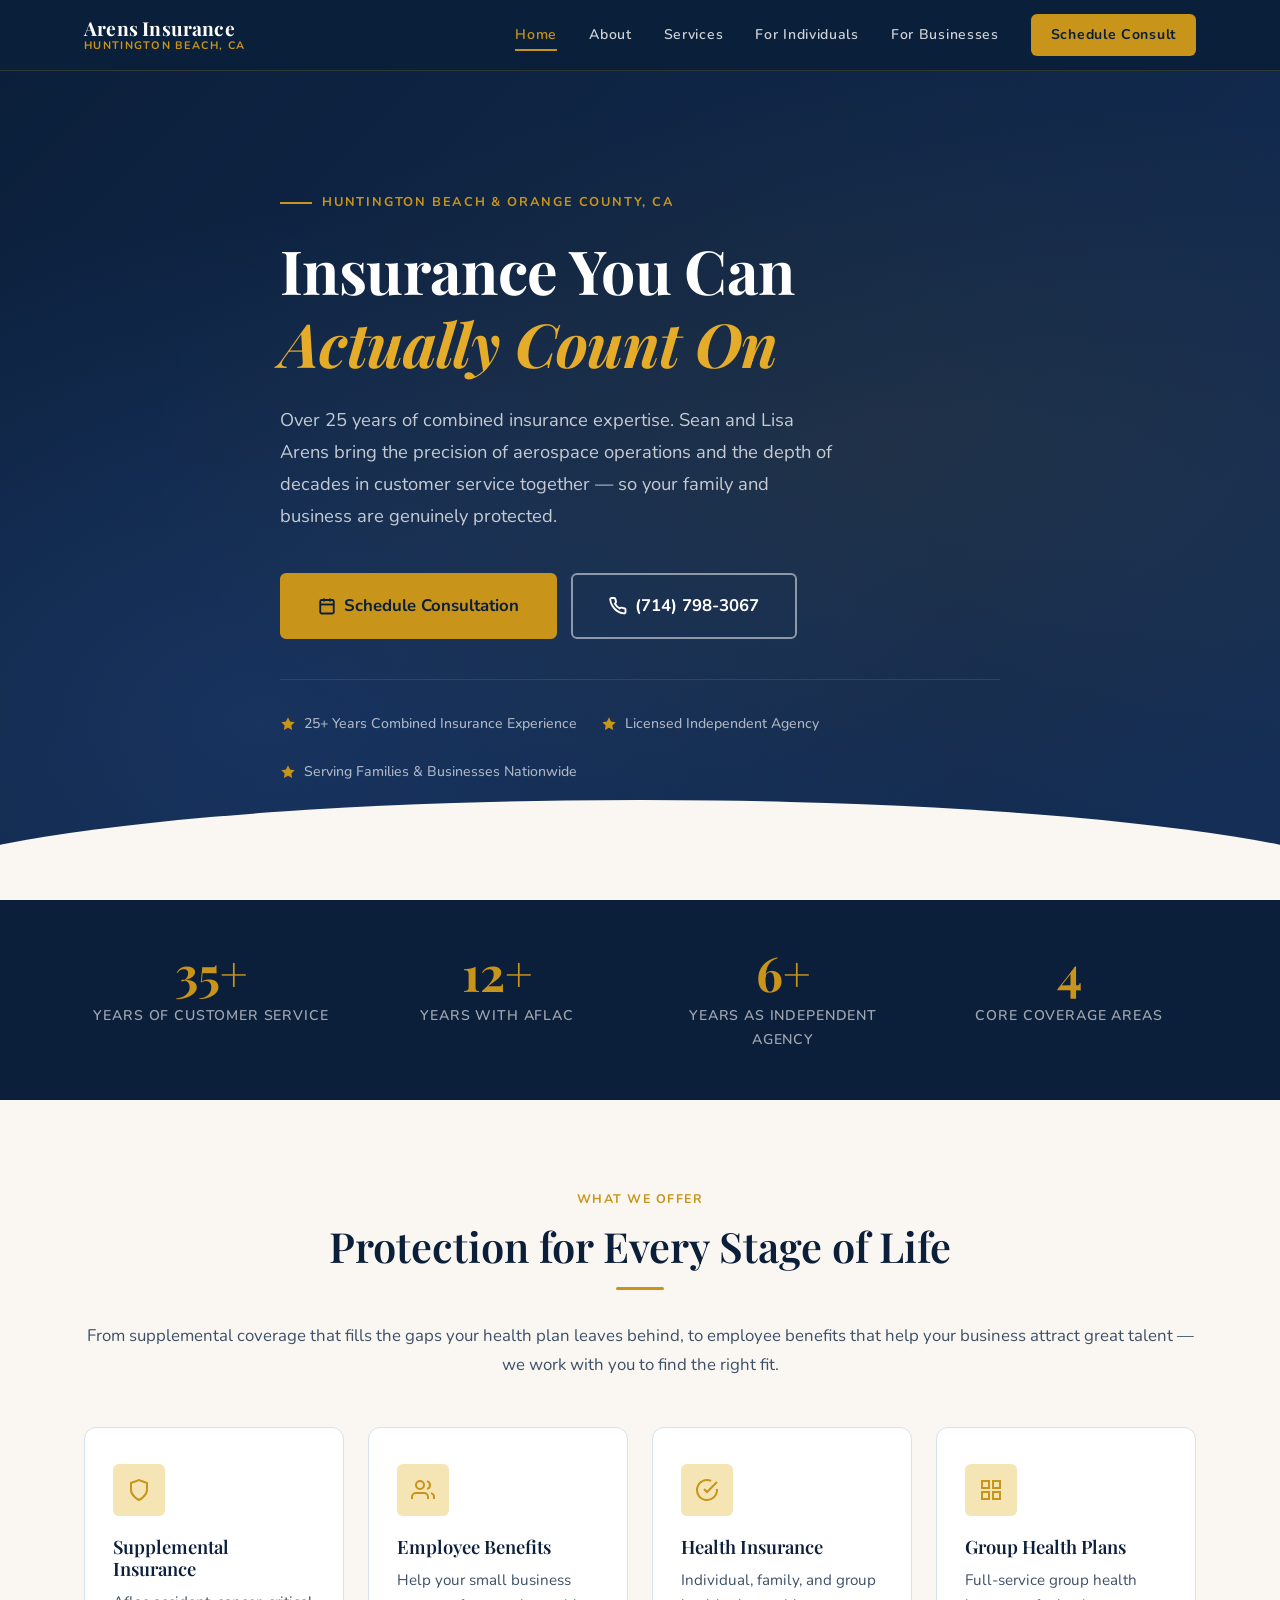
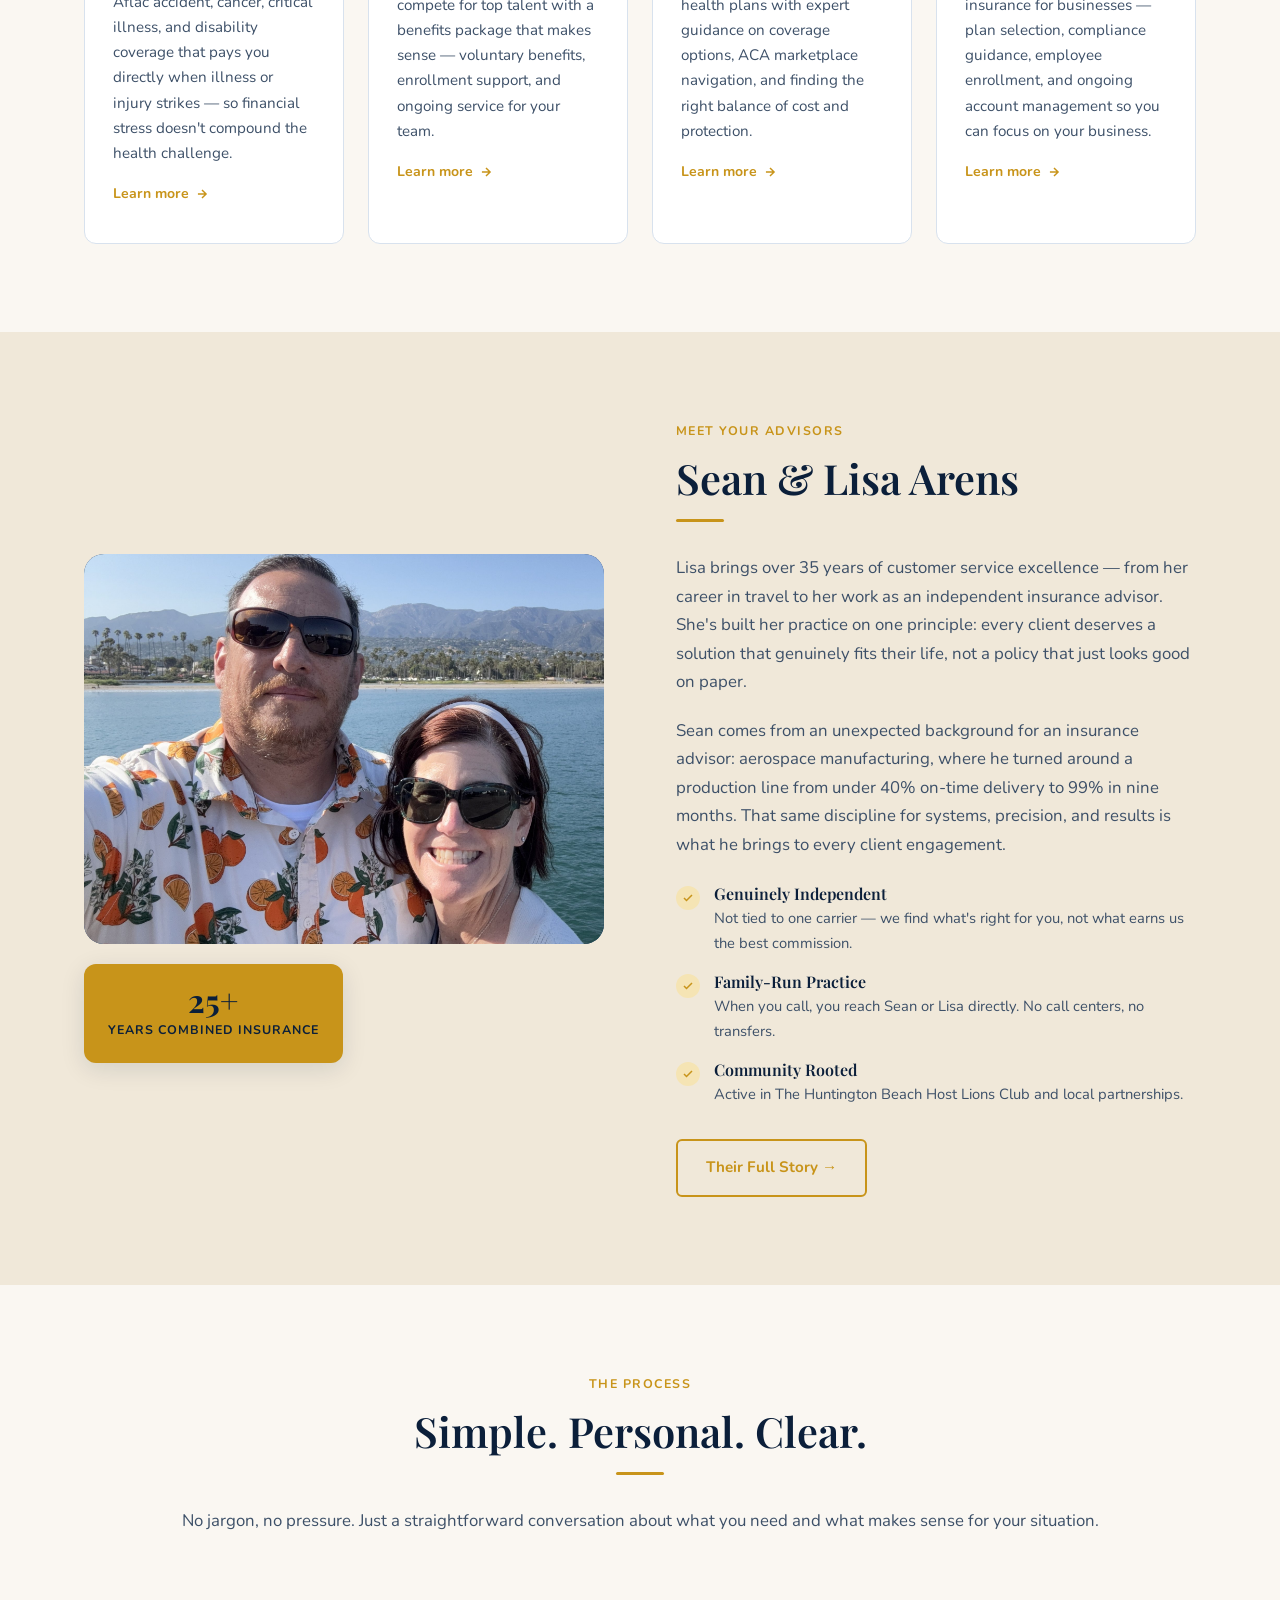
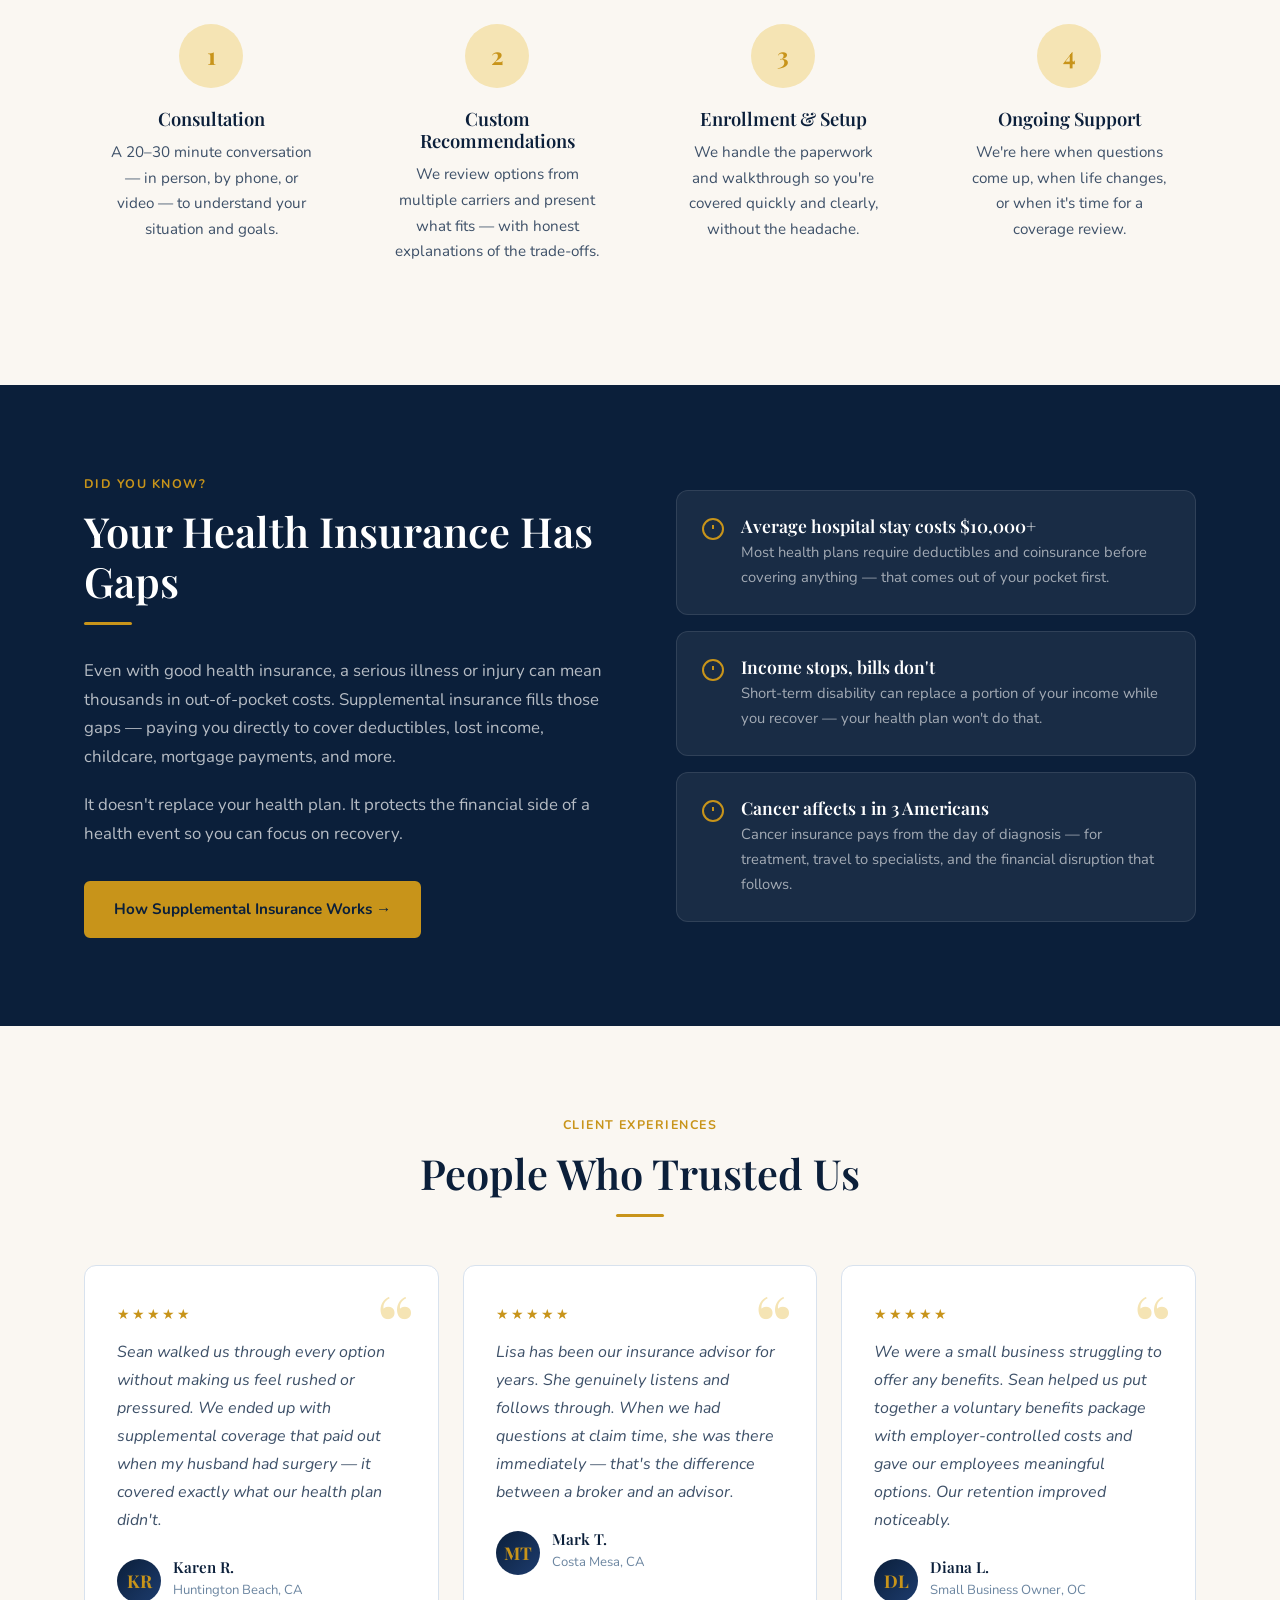
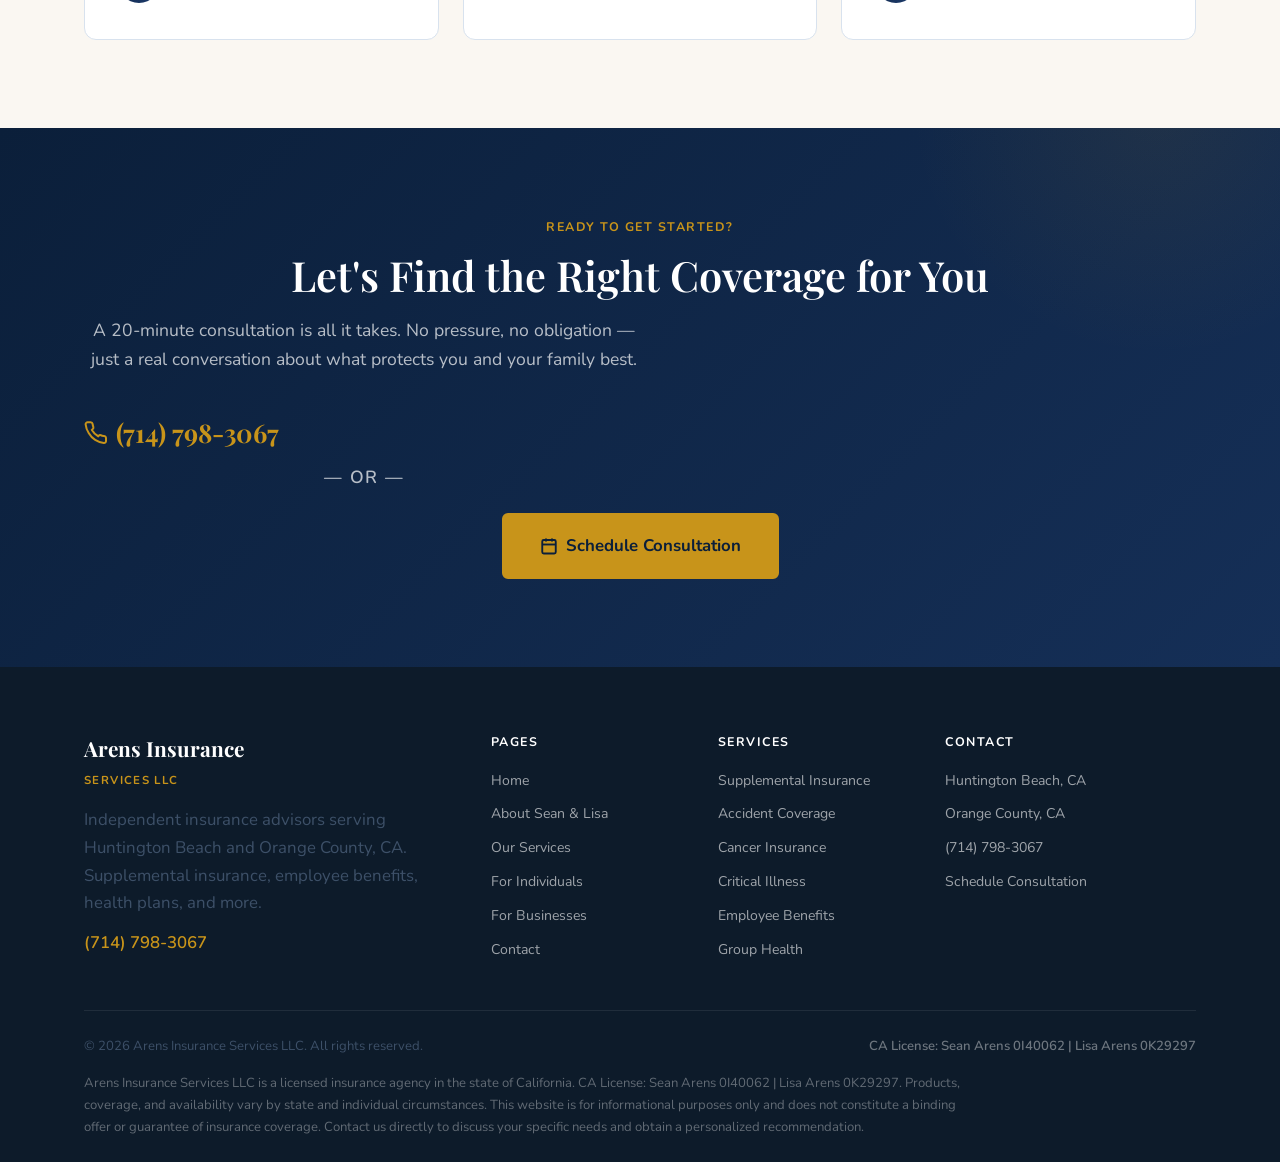
<file: index.html>
<!DOCTYPE html>
<html lang="en">
<head>
  <meta charset="UTF-8">
  <meta name="viewport" content="width=device-width, initial-scale=1.0">
  <meta name="description" content="Arens Insurance Services — Huntington Beach's trusted independent insurance agency. Supplemental insurance, employee benefits, health insurance, and more. Sean & Lisa Arens, serving Orange County, CA.">
  <title>Arens Insurance Services | Huntington Beach, CA</title>
  <link rel="stylesheet" href="styles.css">
</head>
<body>

<!-- NAV -->
<nav class="nav">
  <div class="container nav-inner">
    <a href="index.html" class="nav-logo">
      <span class="nav-logo-name">Arens Insurance</span>
      <span class="nav-logo-tagline">Huntington Beach, CA</span>
    </a>
    <div class="nav-links">
      <a href="index.html">Home</a>
      <a href="about.html">About</a>
      <a href="services.html">Services</a>
      <a href="individuals.html">For Individuals</a>
      <a href="businesses.html">For Businesses</a>
      <a href="https://calendly.com/sean_arens-us/30min" target="_blank" class="nav-cta">Schedule Consult</a>
    </div>
    <button class="hamburger" aria-label="Toggle menu">
      <span></span><span></span><span></span>
    </button>
  </div>
</nav>

<!-- HERO -->
<section class="hero">
  <div class="hero-bg"></div>
  <div class="hero-wave"></div>
  <div class="container">
    <div class="hero-content">
      <span class="hero-eyebrow animate-fade-up">Huntington Beach &amp; Orange County, CA</span>
      <h1 class="animate-fade-up delay-1">
        Insurance You Can<br>
        <em>Actually Count On</em>
      </h1>
      <p class="hero-sub animate-fade-up delay-2">
        Over 25 years of combined insurance expertise. Sean and Lisa Arens bring the precision 
        of aerospace operations and the depth of decades in customer service together — 
        so your family and business are genuinely protected.
      </p>
      <div class="btn-group animate-fade-up delay-3">
        <a href="https://calendly.com/sean_arens-us/30min" target="_blank" class="btn btn-primary btn-lg">
          <svg width="18" height="18" viewBox="0 0 24 24" fill="none" stroke="currentColor" stroke-width="2.5"><rect x="3" y="4" width="18" height="18" rx="2"/><line x1="16" y1="2" x2="16" y2="6"/><line x1="8" y1="2" x2="8" y2="6"/><line x1="3" y1="10" x2="21" y2="10"/></svg>
          Schedule Consultation
        </a>
        <a href="tel:7147983067" class="btn btn-outline btn-lg">
          <svg width="18" height="18" viewBox="0 0 24 24" fill="none" stroke="currentColor" stroke-width="2.5"><path d="M22 16.92v3a2 2 0 0 1-2.18 2 19.79 19.79 0 0 1-8.63-3.07A19.5 19.5 0 0 1 4.69 12a19.79 19.79 0 0 1-3.07-8.67A2 2 0 0 1 3.6 1.28h3a2 2 0 0 1 2 1.72c.127.96.361 1.903.7 2.81a2 2 0 0 1-.45 2.11L7.91 8.96a16 16 0 0 0 6.29 6.29l.54-.54a2 2 0 0 1 2.11-.45c.907.339 1.85.573 2.81.7A2 2 0 0 1 22 16.92z"/></svg>
          (714) 798-3067
        </a>
      </div>
      <div class="hero-trust animate-fade-up delay-4">
        <div class="hero-trust-item">
          <svg width="16" height="16" viewBox="0 0 24 24" fill="currentColor"><path d="M12 2l3.09 6.26L22 9.27l-5 4.87 1.18 6.88L12 17.77l-6.18 3.25L7 14.14 2 9.27l6.91-1.01L12 2z"/></svg>
          25+ Years Combined Insurance Experience
        </div>
        <div class="hero-trust-item">
          <svg width="16" height="16" viewBox="0 0 24 24" fill="currentColor"><path d="M12 2l3.09 6.26L22 9.27l-5 4.87 1.18 6.88L12 17.77l-6.18 3.25L7 14.14 2 9.27l6.91-1.01L12 2z"/></svg>
          Licensed Independent Agency
        </div>
        <div class="hero-trust-item">
          <svg width="16" height="16" viewBox="0 0 24 24" fill="currentColor"><path d="M12 2l3.09 6.26L22 9.27l-5 4.87 1.18 6.88L12 17.77l-6.18 3.25L7 14.14 2 9.27l6.91-1.01L12 2z"/></svg>
          Serving Families &amp; Businesses Nationwide
        </div>
      </div>
    </div>
  </div>
</section>

<!-- STATS BAR -->
<div class="stats-bar">
  <div class="container">
    <div class="stats-grid">
      <div class="stat-item">
        <div class="stat-number">35+</div>
        <div class="stat-label">Years of Customer Service</div>
      </div>
      <div class="stat-item">
        <div class="stat-number">12+</div>
        <div class="stat-label">Years with Aflac</div>
      </div>
      <div class="stat-item">
        <div class="stat-number">6+</div>
        <div class="stat-label">Years as Independent Agency</div>
      </div>
      <div class="stat-item">
        <div class="stat-number">4</div>
        <div class="stat-label">Core Coverage Areas</div>
      </div>
    </div>
  </div>
</div>

<!-- SERVICES OVERVIEW -->
<section class="section">
  <div class="container">
    <div class="text-center" style="margin-bottom:48px">
      <span class="section-label">What We Offer</span>
      <h2 class="section-title">Protection for Every Stage of Life</h2>
      <div class="divider divider-center"></div>
      <p>From supplemental coverage that fills the gaps your health plan leaves behind, to employee benefits that help your business attract great talent — we work with you to find the right fit.</p>
    </div>
    <div class="services-grid">
      <div class="service-card">
        <div class="service-icon">
          <svg width="24" height="24" viewBox="0 0 24 24" fill="none" stroke="currentColor" stroke-width="2"><path d="M12 22s8-4 8-10V5l-8-3-8 3v7c0 6 8 10 8 10z"/></svg>
        </div>
        <h3>Supplemental Insurance</h3>
        <p>Aflac accident, cancer, critical illness, and disability coverage that pays you directly when illness or injury strikes — so financial stress doesn't compound the health challenge.</p>
        <a href="services.html" class="service-card-link">
          Learn more
          <svg width="14" height="14" viewBox="0 0 24 24" fill="none" stroke="currentColor" stroke-width="2.5"><path d="M5 12h14M12 5l7 7-7 7"/></svg>
        </a>
      </div>
      <div class="service-card">
        <div class="service-icon">
          <svg width="24" height="24" viewBox="0 0 24 24" fill="none" stroke="currentColor" stroke-width="2"><path d="M17 21v-2a4 4 0 0 0-4-4H5a4 4 0 0 0-4 4v2"/><circle cx="9" cy="7" r="4"/><path d="M23 21v-2a4 4 0 0 0-3-3.87"/><path d="M16 3.13a4 4 0 0 1 0 7.75"/></svg>
        </div>
        <h3>Employee Benefits</h3>
        <p>Help your small business compete for top talent with a benefits package that makes sense — voluntary benefits, enrollment support, and ongoing service for your team.</p>
        <a href="businesses.html" class="service-card-link">
          Learn more
          <svg width="14" height="14" viewBox="0 0 24 24" fill="none" stroke="currentColor" stroke-width="2.5"><path d="M5 12h14M12 5l7 7-7 7"/></svg>
        </a>
      </div>
      <div class="service-card">
        <div class="service-icon">
          <svg width="24" height="24" viewBox="0 0 24 24" fill="none" stroke="currentColor" stroke-width="2"><path d="M22 11.08V12a10 10 0 1 1-5.93-9.14"/><polyline points="22 4 12 14.01 9 11.01"/></svg>
        </div>
        <h3>Health Insurance</h3>
        <p>Individual, family, and group health plans with expert guidance on coverage options, ACA marketplace navigation, and finding the right balance of cost and protection.</p>
        <a href="individuals.html" class="service-card-link">
          Learn more
          <svg width="14" height="14" viewBox="0 0 24 24" fill="none" stroke="currentColor" stroke-width="2.5"><path d="M5 12h14M12 5l7 7-7 7"/></svg>
        </a>
      </div>
      <div class="service-card">
        <div class="service-icon">
          <svg width="24" height="24" viewBox="0 0 24 24" fill="none" stroke="currentColor" stroke-width="2"><rect x="3" y="3" width="7" height="7"/><rect x="14" y="3" width="7" height="7"/><rect x="14" y="14" width="7" height="7"/><rect x="3" y="14" width="7" height="7"/></svg>
        </div>
        <h3>Group Health Plans</h3>
        <p>Full-service group health insurance for businesses — plan selection, compliance guidance, employee enrollment, and ongoing account management so you can focus on your business.</p>
        <a href="businesses.html" class="service-card-link">
          Learn more
          <svg width="14" height="14" viewBox="0 0 24 24" fill="none" stroke="currentColor" stroke-width="2.5"><path d="M5 12h14M12 5l7 7-7 7"/></svg>
        </a>
      </div>
    </div>
  </div>
</section>

<!-- MEET SEAN & LISA -->
<section class="section section-sand">
  <div class="container">
    <div class="two-col">
      <div class="col-img">
        <div class="col-img-main" style="min-height:360px">
          <img src="Lisa_Sean.JPG" alt="Sean and Lisa Arens" style="width:100%;height:100%;object-fit:cover;border-radius:var(--radius-md)">
        </div>
        <div class="col-img-badge" style="position:relative;bottom:auto;right:auto;display:inline-block;margin-top:20px">
          <strong>25+</strong>
          <span>Years Combined Insurance</span>
        </div>
      </div>
      <div>
        <span class="section-label">Meet Your Advisors</span>
        <h2 class="section-title">Sean &amp; Lisa Arens</h2>
        <div class="divider"></div>
        <p style="margin-bottom:20px">
          Lisa brings over 35 years of customer service excellence — from her career in travel to her work as an independent insurance advisor. She's built her practice on one principle: every client deserves a solution that genuinely fits their life, not a policy that just looks good on paper.
        </p>
        <p style="margin-bottom:24px">
          Sean comes from an unexpected background for an insurance advisor: aerospace manufacturing, where he turned around a production line from under 40% on-time delivery to 99% in nine months. That same discipline for systems, precision, and results is what he brings to every client engagement.
        </p>
        <div class="feature-list">
          <div class="feature-item">
            <div class="feature-check">
              <svg width="12" height="12" viewBox="0 0 24 24" fill="none" stroke="currentColor" stroke-width="3"><polyline points="20 6 9 17 4 12"/></svg>
            </div>
            <div class="feature-item-content">
              <h4>Genuinely Independent</h4>
              <p>Not tied to one carrier — we find what's right for you, not what earns us the best commission.</p>
            </div>
          </div>
          <div class="feature-item">
            <div class="feature-check">
              <svg width="12" height="12" viewBox="0 0 24 24" fill="none" stroke="currentColor" stroke-width="3"><polyline points="20 6 9 17 4 12"/></svg>
            </div>
            <div class="feature-item-content">
              <h4>Family-Run Practice</h4>
              <p>When you call, you reach Sean or Lisa directly. No call centers, no transfers.</p>
            </div>
          </div>
          <div class="feature-item">
            <div class="feature-check">
              <svg width="12" height="12" viewBox="0 0 24 24" fill="none" stroke="currentColor" stroke-width="3"><polyline points="20 6 9 17 4 12"/></svg>
            </div>
            <div class="feature-item-content">
              <h4>Community Rooted</h4>
              <p>Active in The Huntington Beach Host Lions Club and local partnerships.</p>
            </div>
          </div>
        </div>
        <a href="about.html" class="btn btn-outline-amber" style="margin-top:8px">Their Full Story →</a>
      </div>
    </div>
  </div>
</section>

<!-- HOW IT WORKS -->
<section class="section">
  <div class="container">
    <div class="text-center" style="margin-bottom:56px">
      <span class="section-label">The Process</span>
      <h2 class="section-title">Simple. Personal. Clear.</h2>
      <div class="divider divider-center"></div>
      <p>No jargon, no pressure. Just a straightforward conversation about what you need and what makes sense for your situation.</p>
    </div>
    <div style="display:grid;grid-template-columns:repeat(auto-fit,minmax(240px,1fr));gap:32px">
      <div style="text-align:center;padding:32px 24px">
        <div style="width:64px;height:64px;background:var(--amber-pale);border-radius:50%;display:flex;align-items:center;justify-content:center;margin:0 auto 20px;font-family:var(--font-display);font-size:1.5rem;font-weight:700;color:var(--amber)">1</div>
        <h3 style="font-size:1.15rem;margin-bottom:10px">Consultation</h3>
        <p style="font-size:.95rem">A 20–30 minute conversation — in person, by phone, or video — to understand your situation and goals.</p>
      </div>
      <div style="text-align:center;padding:32px 24px">
        <div style="width:64px;height:64px;background:var(--amber-pale);border-radius:50%;display:flex;align-items:center;justify-content:center;margin:0 auto 20px;font-family:var(--font-display);font-size:1.5rem;font-weight:700;color:var(--amber)">2</div>
        <h3 style="font-size:1.15rem;margin-bottom:10px">Custom Recommendations</h3>
        <p style="font-size:.95rem">We review options from multiple carriers and present what fits — with honest explanations of the trade-offs.</p>
      </div>
      <div style="text-align:center;padding:32px 24px">
        <div style="width:64px;height:64px;background:var(--amber-pale);border-radius:50%;display:flex;align-items:center;justify-content:center;margin:0 auto 20px;font-family:var(--font-display);font-size:1.5rem;font-weight:700;color:var(--amber)">3</div>
        <h3 style="font-size:1.15rem;margin-bottom:10px">Enrollment &amp; Setup</h3>
        <p style="font-size:.95rem">We handle the paperwork and walkthrough so you're covered quickly and clearly, without the headache.</p>
      </div>
      <div style="text-align:center;padding:32px 24px">
        <div style="width:64px;height:64px;background:var(--amber-pale);border-radius:50%;display:flex;align-items:center;justify-content:center;margin:0 auto 20px;font-family:var(--font-display);font-size:1.5rem;font-weight:700;color:var(--amber)">4</div>
        <h3 style="font-size:1.15rem;margin-bottom:10px">Ongoing Support</h3>
        <p style="font-size:.95rem">We're here when questions come up, when life changes, or when it's time for a coverage review.</p>
      </div>
    </div>
  </div>
</section>

<!-- WHY SUPPLEMENTAL -->
<section class="section section-dark">
  <div class="container">
    <div class="two-col">
      <div>
        <span class="section-label" style="color:var(--amber)">Did You Know?</span>
        <h2 class="section-title" style="color:var(--warm-white)">Your Health Insurance Has Gaps</h2>
        <div class="divider"></div>
        <p style="color:rgba(255,255,255,.7);margin-bottom:20px">
          Even with good health insurance, a serious illness or injury can mean thousands in out-of-pocket costs. Supplemental insurance fills those gaps — paying you directly to cover deductibles, lost income, childcare, mortgage payments, and more.
        </p>
        <p style="color:rgba(255,255,255,.7);margin-bottom:32px">
          It doesn't replace your health plan. It protects the financial side of a health event so you can focus on recovery.
        </p>
        <a href="individuals.html" class="btn btn-primary">How Supplemental Insurance Works →</a>
      </div>
      <div style="display:flex;flex-direction:column;gap:16px">
        <div style="background:rgba(255,255,255,.06);border:1px solid rgba(255,255,255,.1);border-radius:var(--radius-md);padding:24px;display:flex;gap:16px;align-items:flex-start">
          <div style="color:var(--amber);flex-shrink:0;margin-top:2px">
            <svg width="24" height="24" viewBox="0 0 24 24" fill="none" stroke="currentColor" stroke-width="2"><circle cx="12" cy="12" r="10"/><line x1="12" y1="8" x2="12" y2="12"/><line x1="12" y1="16" x2="12.01" y2="16"/></svg>
          </div>
          <div>
            <h4 style="color:var(--warm-white);margin-bottom:4px">Average hospital stay costs $10,000+</h4>
            <p style="color:rgba(255,255,255,.6);font-size:.92rem;margin:0">Most health plans require deductibles and coinsurance before covering anything — that comes out of your pocket first.</p>
          </div>
        </div>
        <div style="background:rgba(255,255,255,.06);border:1px solid rgba(255,255,255,.1);border-radius:var(--radius-md);padding:24px;display:flex;gap:16px;align-items:flex-start">
          <div style="color:var(--amber);flex-shrink:0;margin-top:2px">
            <svg width="24" height="24" viewBox="0 0 24 24" fill="none" stroke="currentColor" stroke-width="2"><circle cx="12" cy="12" r="10"/><line x1="12" y1="8" x2="12" y2="12"/><line x1="12" y1="16" x2="12.01" y2="16"/></svg>
          </div>
          <div>
            <h4 style="color:var(--warm-white);margin-bottom:4px">Income stops, bills don't</h4>
            <p style="color:rgba(255,255,255,.6);font-size:.92rem;margin:0">Short-term disability can replace a portion of your income while you recover — your health plan won't do that.</p>
          </div>
        </div>
        <div style="background:rgba(255,255,255,.06);border:1px solid rgba(255,255,255,.1);border-radius:var(--radius-md);padding:24px;display:flex;gap:16px;align-items:flex-start">
          <div style="color:var(--amber);flex-shrink:0;margin-top:2px">
            <svg width="24" height="24" viewBox="0 0 24 24" fill="none" stroke="currentColor" stroke-width="2"><circle cx="12" cy="12" r="10"/><line x1="12" y1="8" x2="12" y2="12"/><line x1="12" y1="16" x2="12.01" y2="16"/></svg>
          </div>
          <div>
            <h4 style="color:var(--warm-white);margin-bottom:4px">Cancer affects 1 in 3 Americans</h4>
            <p style="color:rgba(255,255,255,.6);font-size:.92rem;margin:0">Cancer insurance pays from the day of diagnosis — for treatment, travel to specialists, and the financial disruption that follows.</p>
          </div>
        </div>
      </div>
    </div>
  </div>
</section>

<!-- TESTIMONIALS -->
<section class="section">
  <div class="container">
    <div class="text-center" style="margin-bottom:48px">
      <span class="section-label">Client Experiences</span>
      <h2 class="section-title">People Who Trusted Us</h2>
      <div class="divider divider-center"></div>
    </div>
    <div class="testimonials-grid">
      <div class="testimonial-card">
        <div class="stars">★★★★★</div>
        <p class="testimonial-text">Sean walked us through every option without making us feel rushed or pressured. We ended up with supplemental coverage that paid out when my husband had surgery — it covered exactly what our health plan didn't.</p>
        <div class="testimonial-author">
          <div class="author-avatar">KR</div>
          <div class="author-info">
            <h4>Karen R.</h4>
            <span>Huntington Beach, CA</span>
          </div>
        </div>
      </div>
      <div class="testimonial-card">
        <div class="stars">★★★★★</div>
        <p class="testimonial-text">Lisa has been our insurance advisor for years. She genuinely listens and follows through. When we had questions at claim time, she was there immediately — that's the difference between a broker and an advisor.</p>
        <div class="testimonial-author">
          <div class="author-avatar">MT</div>
          <div class="author-info">
            <h4>Mark T.</h4>
            <span>Costa Mesa, CA</span>
          </div>
        </div>
      </div>
      <div class="testimonial-card">
        <div class="stars">★★★★★</div>
        <p class="testimonial-text">We were a small business struggling to offer any benefits. Sean helped us put together a voluntary benefits package with employer-controlled costs and gave our employees meaningful options. Our retention improved noticeably.</p>
        <div class="testimonial-author">
          <div class="author-avatar">DL</div>
          <div class="author-info">
            <h4>Diana L.</h4>
            <span>Small Business Owner, OC</span>
          </div>
        </div>
      </div>
    </div>
  </div>
</section>

<!-- CTA -->
<section class="cta-section">
  <div class="container text-center">
    <div class="cta-inner">
      <span class="section-label">Ready to Get Started?</span>
      <h2>Let's Find the Right Coverage for You</h2>
      <p>A 20-minute consultation is all it takes. No pressure, no obligation — just a real conversation about what protects you and your family best.</p>
      <div class="cta-phones">
        <svg width="24" height="24" viewBox="0 0 24 24" fill="none" stroke="currentColor" stroke-width="2"><path d="M22 16.92v3a2 2 0 0 1-2.18 2 19.79 19.79 0 0 1-8.63-3.07A19.5 19.5 0 0 1 4.69 12a19.79 19.79 0 0 1-3.07-8.67A2 2 0 0 1 3.6 1.28h3a2 2 0 0 1 2 1.72c.127.96.361 1.903.7 2.81a2 2 0 0 1-.45 2.11L7.91 8.96a16 16 0 0 0 6.29 6.29l.54-.54a2 2 0 0 1 2.11-.45c.907.339 1.85.573 2.81.7A2 2 0 0 1 22 16.92z"/></svg>
        <a href="tel:7147983067">(714) 798-3067</a>
      </div>
      <p class="cta-or" style="margin-bottom:20px">— or —</p>
      <a href="https://calendly.com/sean_arens-us/30min" target="_blank" class="btn btn-primary btn-lg">
        <svg width="18" height="18" viewBox="0 0 24 24" fill="none" stroke="currentColor" stroke-width="2.5"><rect x="3" y="4" width="18" height="18" rx="2"/><line x1="16" y1="2" x2="16" y2="6"/><line x1="8" y1="2" x2="8" y2="6"/><line x1="3" y1="10" x2="21" y2="10"/></svg>
        Schedule Consultation
      </a>
    </div>
  </div>
</section>

<!-- FOOTER -->
<footer class="footer">
  <div class="container">
    <div class="footer-grid">
      <div class="footer-brand">
        <div class="footer-logo-name">Arens Insurance</div>
        <div class="footer-logo-tagline">Services LLC</div>
        <p>Independent insurance advisors serving Huntington Beach and Orange County, CA. Supplemental insurance, employee benefits, health plans, and more.</p>
        <p style="margin-top:12px">
          <a href="tel:7147983067" style="color:var(--amber);font-weight:600">(714) 798-3067</a>
        </p>
      </div>
      <div class="footer-col">
        <h5>Pages</h5>
        <ul>
          <li><a href="index.html">Home</a></li>
          <li><a href="about.html">About Sean &amp; Lisa</a></li>
          <li><a href="services.html">Our Services</a></li>
          <li><a href="individuals.html">For Individuals</a></li>
          <li><a href="businesses.html">For Businesses</a></li>
          <li><a href="contact.html">Contact</a></li>
        </ul>
      </div>
      <div class="footer-col">
        <h5>Services</h5>
        <ul>
          <li><a href="services.html">Supplemental Insurance</a></li>
          <li><a href="services.html">Accident Coverage</a></li>
          <li><a href="services.html">Cancer Insurance</a></li>
          <li><a href="services.html">Critical Illness</a></li>
          <li><a href="services.html">Employee Benefits</a></li>
          <li><a href="services.html">Group Health</a></li>
        </ul>
      </div>
      <div class="footer-col">
        <h5>Contact</h5>
        <ul>
          <li style="color:rgba(255,255,255,.6)">Huntington Beach, CA</li>
          <li style="color:rgba(255,255,255,.6)">Orange County, CA</li>
          <li><a href="tel:7147983067">(714) 798-3067</a></li>
          <li><a href="https://calendly.com/sean_arens-us/30min" target="_blank">Schedule Consultation</a></li>
        </ul>
      </div>
    </div>
    <div class="footer-bottom">
      <div class="footer-bottom-row">
        <p>© 2026 Arens Insurance Services LLC. All rights reserved.</p>
        <span class="footer-license">CA License: Sean Arens 0I40062 | Lisa Arens 0K29297</span>
      </div>
      <p class="footer-disclaimer">
        Arens Insurance Services LLC is a licensed insurance agency in the state of California. CA License: Sean Arens 0I40062 | Lisa Arens 0K29297. Products, coverage, and availability vary by state and individual circumstances. This website is for informational purposes only and does not constitute a binding offer or guarantee of insurance coverage. Contact us directly to discuss your specific needs and obtain a personalized recommendation.
      </p>
    </div>
  </div>
</footer>

<script src="script.js"></script>
</body>
</html>
</file>
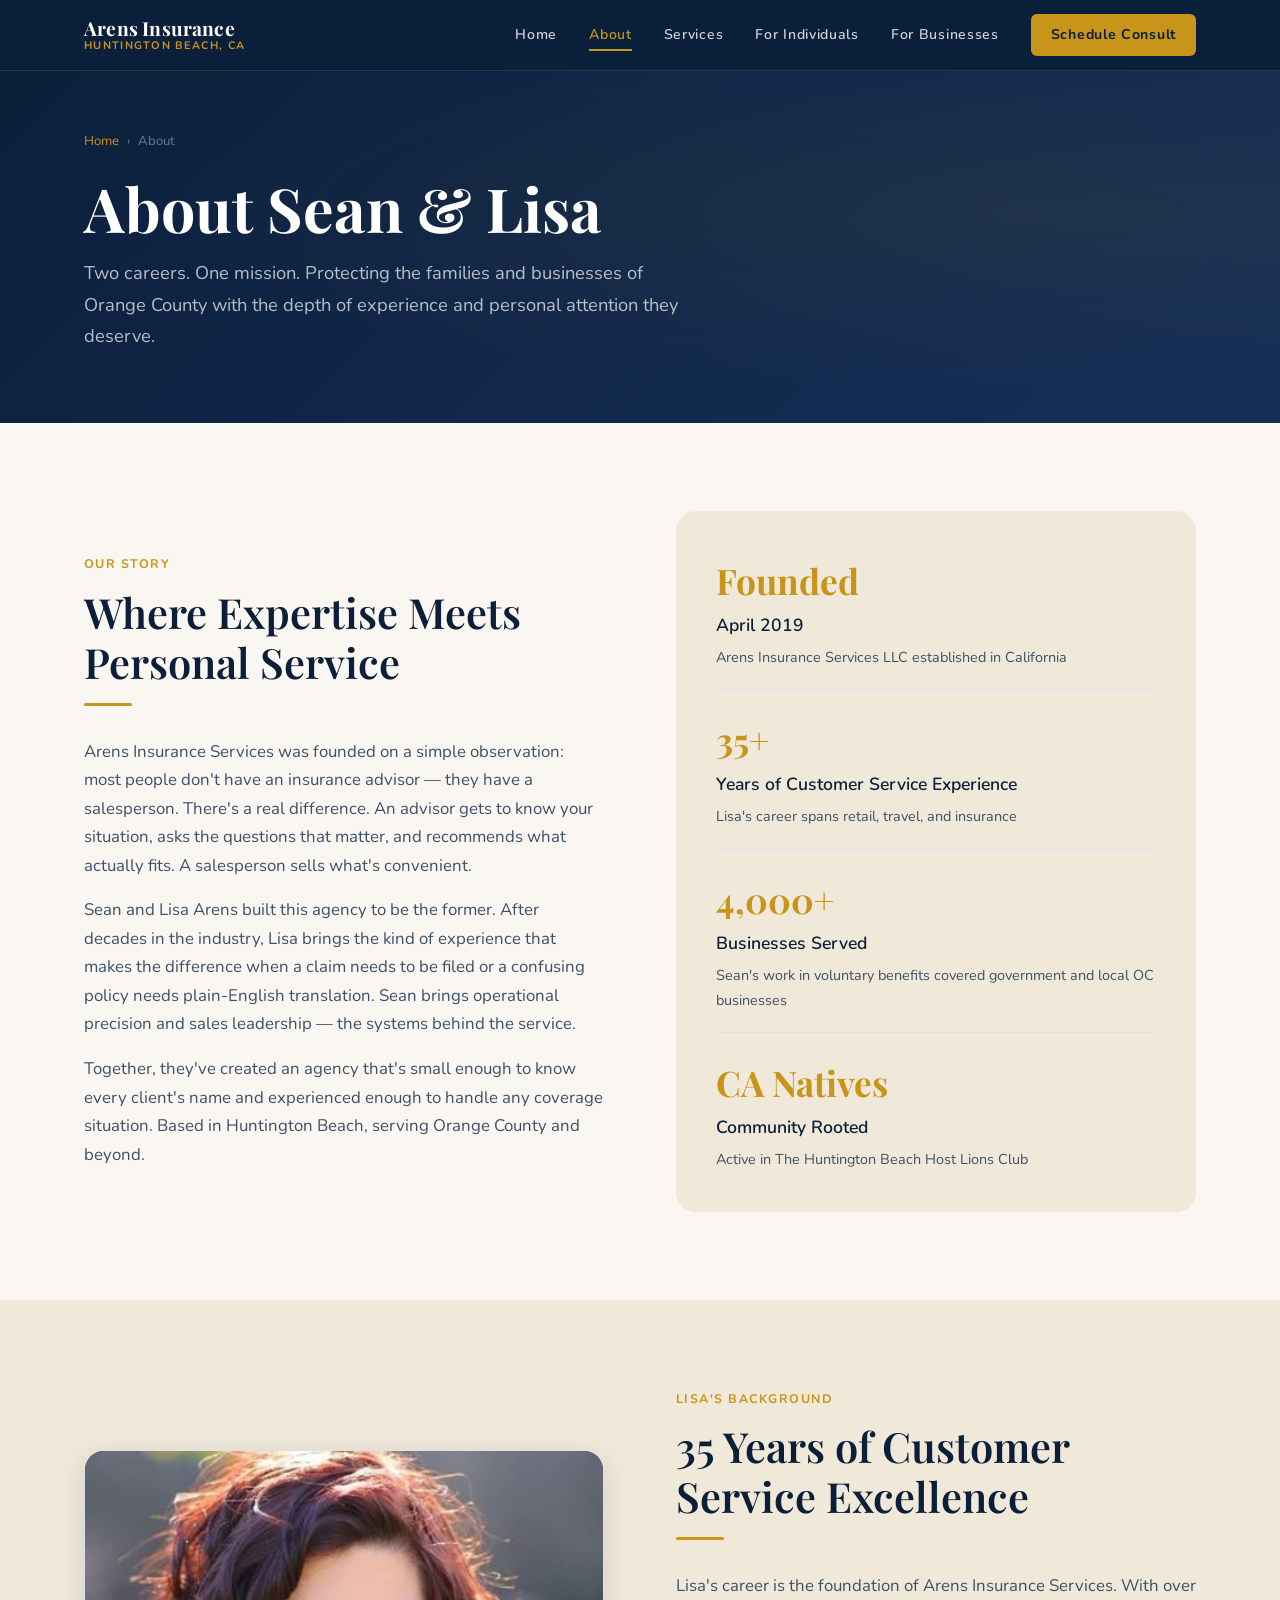
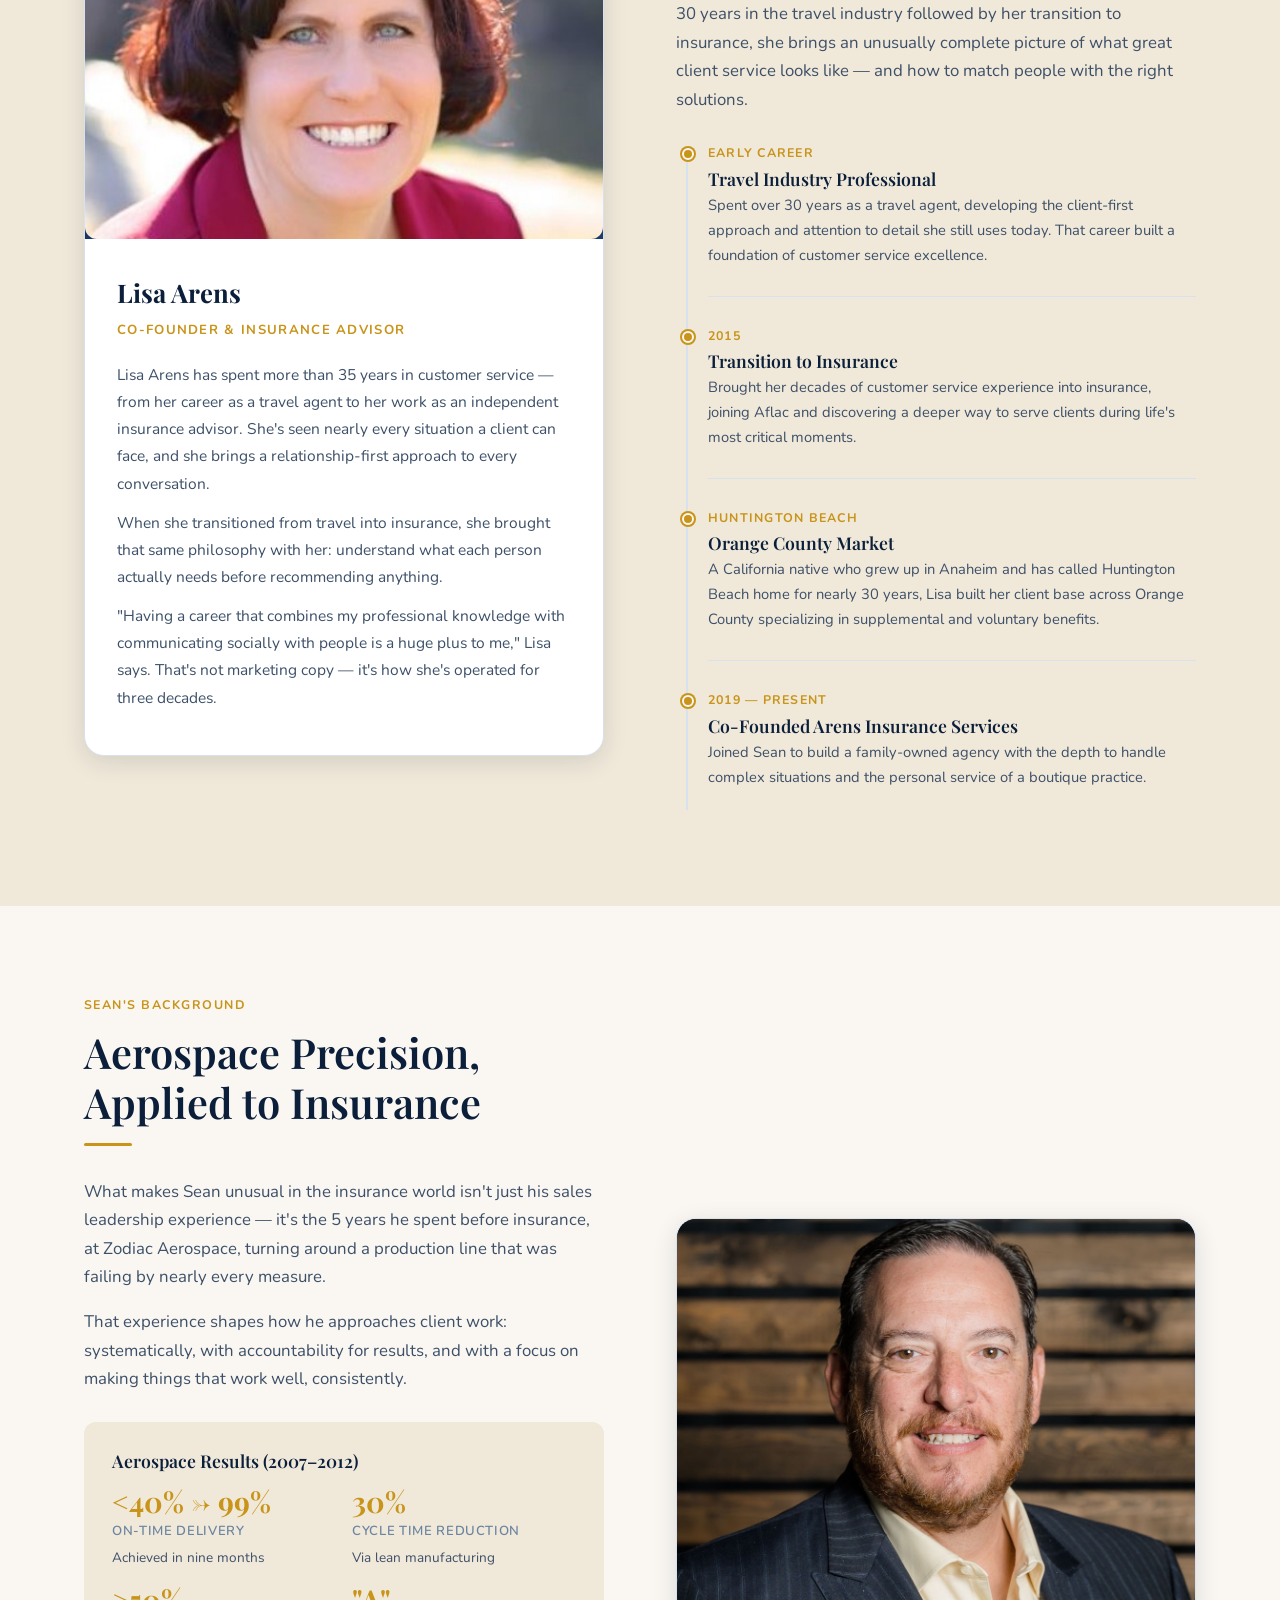
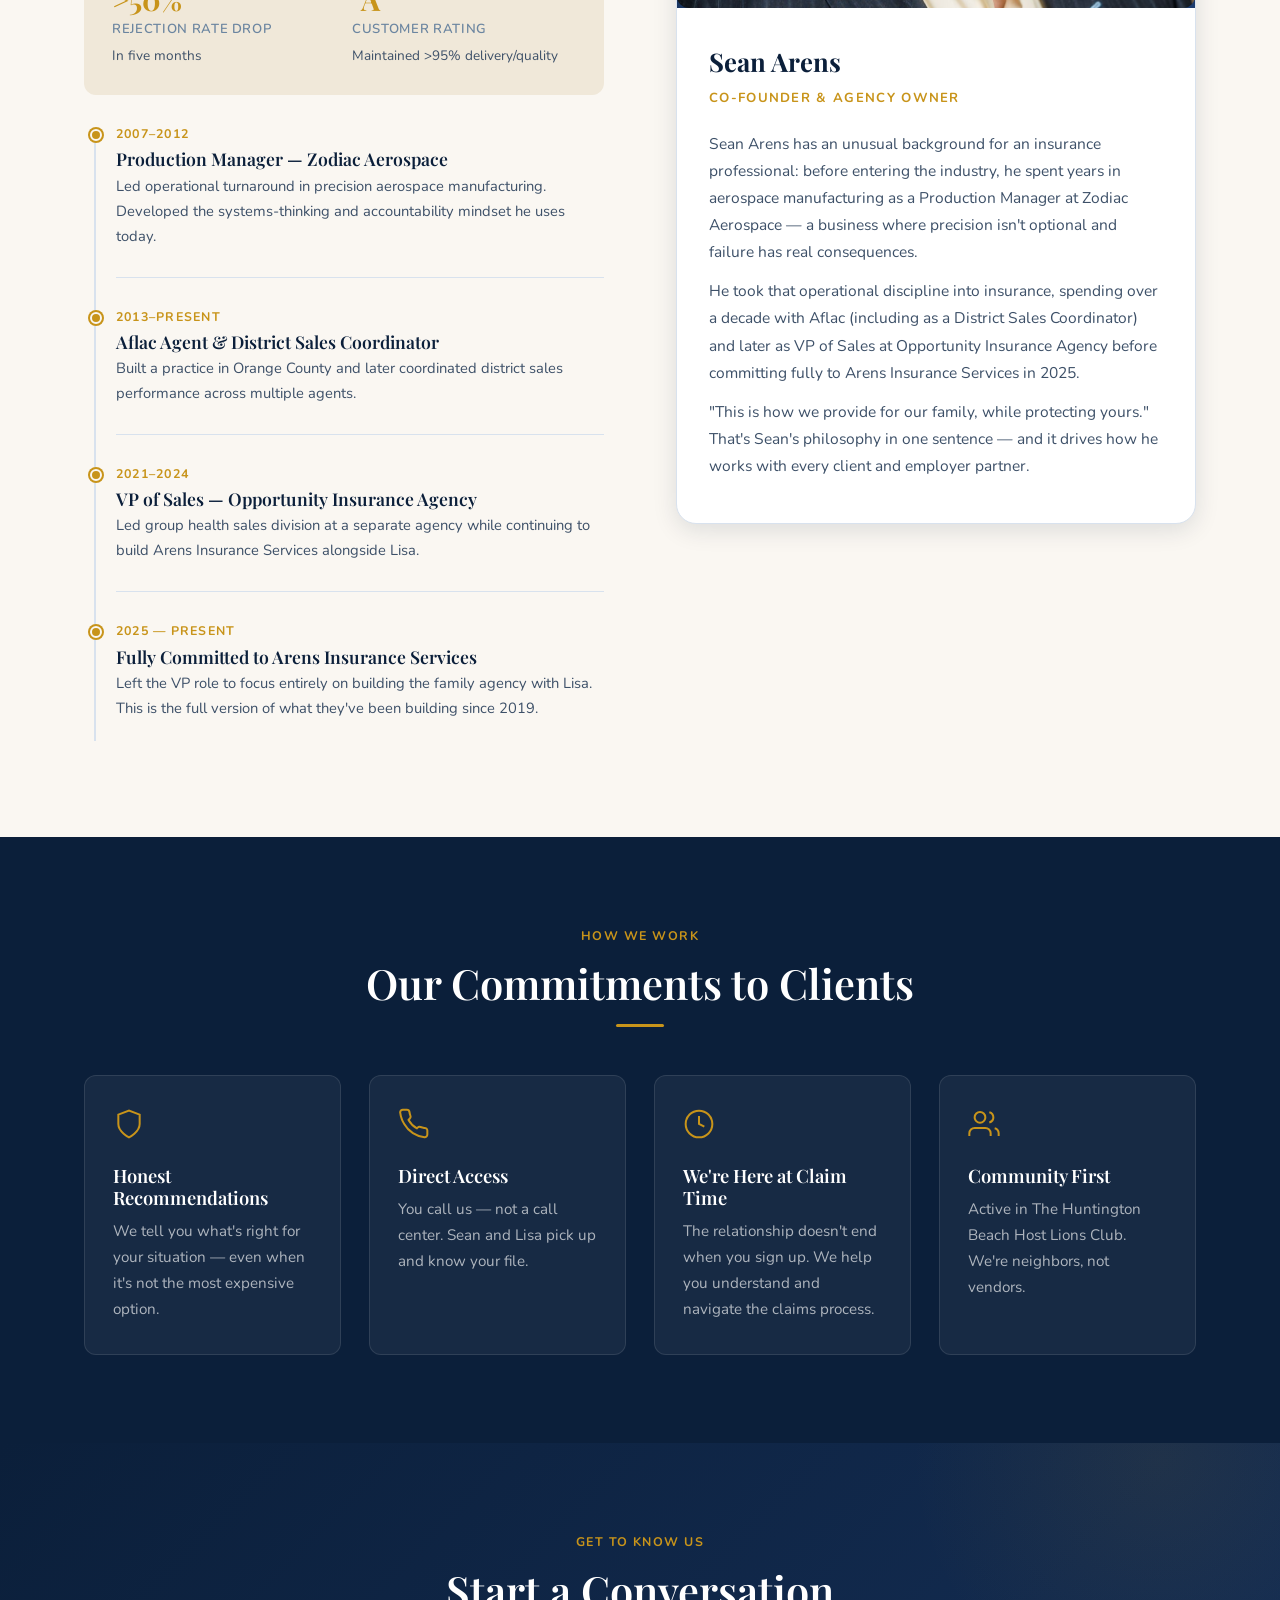
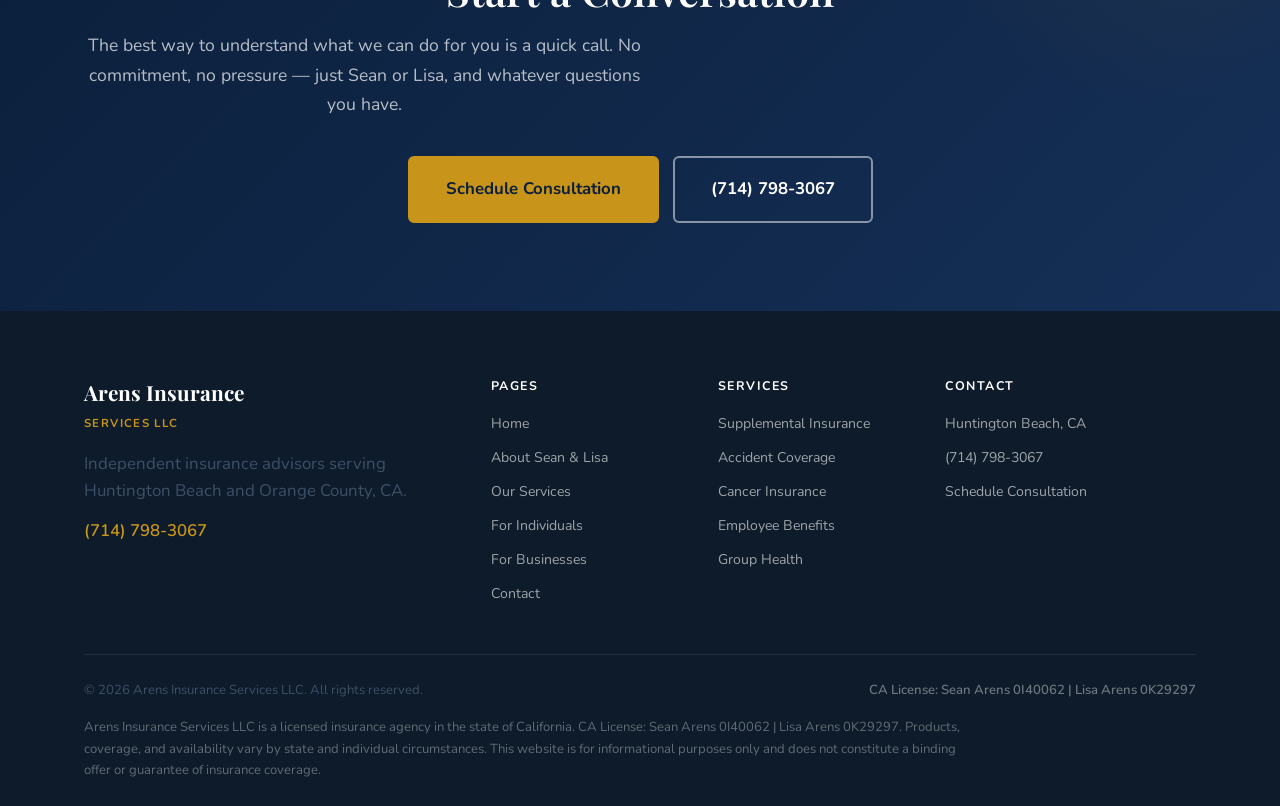
<file: about.html>
<!DOCTYPE html>
<html lang="en">
<head>
  <meta charset="UTF-8">
  <meta name="viewport" content="width=device-width, initial-scale=1.0">
  <meta name="description" content="Meet Sean and Lisa Arens — 35+ years of customer service expertise, aerospace operational discipline, and a family-first approach to protecting what matters most.">
  <title>About Sean &amp; Lisa Arens | Arens Insurance Services</title>
  <link rel="stylesheet" href="styles.css">
</head>
<body>

<nav class="nav">
  <div class="container nav-inner">
    <a href="index.html" class="nav-logo">
      <span class="nav-logo-name">Arens Insurance</span>
      <span class="nav-logo-tagline">Huntington Beach, CA</span>
    </a>
    <div class="nav-links">
      <a href="index.html">Home</a>
      <a href="about.html">About</a>
      <a href="services.html">Services</a>
      <a href="individuals.html">For Individuals</a>
      <a href="businesses.html">For Businesses</a>
      <a href="https://calendly.com/sean_arens-us/30min" target="_blank" class="nav-cta">Schedule Consult</a>
    </div>
    <button class="hamburger" aria-label="Toggle menu"><span></span><span></span><span></span></button>
  </div>
</nav>

<!-- PAGE HERO -->
<section class="page-hero">
  <div class="container page-hero-inner">
    <nav class="breadcrumb">
      <a href="index.html">Home</a>
      <span>›</span>
      <span>About</span>
    </nav>
    <h1>About Sean &amp; Lisa</h1>
    <p>Two careers. One mission. Protecting the families and businesses of Orange County with the depth of experience and personal attention they deserve.</p>
  </div>
</section>

<!-- INTRO -->
<section class="section">
  <div class="container">
    <div class="two-col">
      <div>
        <span class="section-label">Our Story</span>
        <h2 class="section-title">Where Expertise Meets Personal Service</h2>
        <div class="divider"></div>
        <p style="margin-bottom:16px">
          Arens Insurance Services was founded on a simple observation: most people don't have an insurance advisor — they have a salesperson. There's a real difference. An advisor gets to know your situation, asks the questions that matter, and recommends what actually fits. A salesperson sells what's convenient.
        </p>
        <p style="margin-bottom:16px">
          Sean and Lisa Arens built this agency to be the former. After decades in the industry, Lisa brings the kind of experience that makes the difference when a claim needs to be filed or a confusing policy needs plain-English translation. Sean brings operational precision and sales leadership — the systems behind the service.
        </p>
        <p>
          Together, they've created an agency that's small enough to know every client's name and experienced enough to handle any coverage situation. Based in Huntington Beach, serving Orange County and beyond.
        </p>
      </div>
      <div style="background:var(--sand);border-radius:var(--radius-lg);padding:40px;display:flex;flex-direction:column;gap:20px">
        <div style="border-bottom:1px solid var(--border);padding-bottom:20px">
          <div style="font-family:var(--font-display);font-size:2.2rem;font-weight:700;color:var(--amber)">Founded</div>
          <div style="font-size:1.1rem;font-weight:600;color:var(--navy)">April 2019</div>
          <p style="font-size:.9rem;margin:4px 0 0">Arens Insurance Services LLC established in California</p>
        </div>
        <div style="border-bottom:1px solid var(--border);padding-bottom:20px">
          <div style="font-family:var(--font-display);font-size:2.2rem;font-weight:700;color:var(--amber)">35+</div>
          <div style="font-size:1.1rem;font-weight:600;color:var(--navy)">Years of Customer Service Experience</div>
          <p style="font-size:.9rem;margin:4px 0 0">Lisa's career spans retail, travel, and insurance</p>
        </div>
        <div style="border-bottom:1px solid var(--border);padding-bottom:20px">
          <div style="font-family:var(--font-display);font-size:2.2rem;font-weight:700;color:var(--amber)">4,000+</div>
          <div style="font-size:1.1rem;font-weight:600;color:var(--navy)">Businesses Served</div>
          <p style="font-size:.9rem;margin:4px 0 0">Sean's work in voluntary benefits covered government and local OC businesses</p>
        </div>
        <div>
          <div style="font-family:var(--font-display);font-size:2.2rem;font-weight:700;color:var(--amber)">CA Natives</div>
          <div style="font-size:1.1rem;font-weight:600;color:var(--navy)">Community Rooted</div>
          <p style="font-size:.9rem;margin:4px 0 0">Active in The Huntington Beach Host Lions Club</p>
        </div>
      </div>
    </div>
  </div>
</section>

<!-- LISA PROFILE -->
<section class="section section-sand">
  <div class="container">
    <div class="two-col">
      <div class="profile-card">
        <div class="profile-card-img">
          <img src="lisa-arens.jpg" alt="Lisa Arens" style="width:100%;height:100%;object-fit:cover;border-radius:var(--radius-md)">
        </div>
        <div class="profile-card-content">
          <div class="profile-card-name">Lisa Arens</div>
          <div class="profile-card-title">Co-Founder &amp; Insurance Advisor</div>
          <p>Lisa Arens has spent more than 35 years in customer service — from her career as a travel agent to her work as an independent insurance advisor. She's seen nearly every situation a client can face, and she brings a relationship-first approach to every conversation.</p>
          <p>When she transitioned from travel into insurance, she brought that same philosophy with her: understand what each person actually needs before recommending anything.</p>
          <p>"Having a career that combines my professional knowledge with communicating socially with people is a huge plus to me," Lisa says. That's not marketing copy — it's how she's operated for three decades.</p>
        </div>
      </div>
      <div>
        <span class="section-label">Lisa's Background</span>
        <h2 class="section-title">35 Years of Customer Service Excellence</h2>
        <div class="divider"></div>
        <p style="margin-bottom:28px">Lisa's career is the foundation of Arens Insurance Services. With over 30 years in the travel industry followed by her transition to insurance, she brings an unusually complete picture of what great client service looks like — and how to match people with the right solutions.</p>
        <div class="timeline">
          <div class="timeline-item">
            <div class="timeline-year">Early Career</div>
            <h4>Travel Industry Professional</h4>
            <p>Spent over 30 years as a travel agent, developing the client-first approach and attention to detail she still uses today. That career built a foundation of customer service excellence.</p>
          </div>
          <div class="timeline-item">
            <div class="timeline-year">2015</div>
            <h4>Transition to Insurance</h4>
            <p>Brought her decades of customer service experience into insurance, joining Aflac and discovering a deeper way to serve clients during life's most critical moments.</p>
          </div>
          <div class="timeline-item">
            <div class="timeline-year">Huntington Beach</div>
            <h4>Orange County Market</h4>
            <p>A California native who grew up in Anaheim and has called Huntington Beach home for nearly 30 years, Lisa built her client base across Orange County specializing in supplemental and voluntary benefits.</p>
          </div>
          <div class="timeline-item">
            <div class="timeline-year">2019 — Present</div>
            <h4>Co-Founded Arens Insurance Services</h4>
            <p>Joined Sean to build a family-owned agency with the depth to handle complex situations and the personal service of a boutique practice.</p>
          </div>
        </div>
      </div>
    </div>
  </div>
</section>

<!-- SEAN PROFILE -->
<section class="section">
  <div class="container">
    <div class="two-col reverse">
      <div class="profile-card">
        <div class="profile-card-img">
          <img src="sean-arens.jpg" alt="Sean Arens" style="width:100%;height:100%;object-fit:cover;border-radius:var(--radius-md)">
        </div>
        <div class="profile-card-content">
          <div class="profile-card-name">Sean Arens</div>
          <div class="profile-card-title">Co-Founder &amp; Agency Owner</div>
          <p>Sean Arens has an unusual background for an insurance professional: before entering the industry, he spent years in aerospace manufacturing as a Production Manager at Zodiac Aerospace — a business where precision isn't optional and failure has real consequences.</p>
          <p>He took that operational discipline into insurance, spending over a decade with Aflac (including as a District Sales Coordinator) and later as VP of Sales at Opportunity Insurance Agency before committing fully to Arens Insurance Services in 2025.</p>
          <p>"This is how we provide for our family, while protecting yours." That's Sean's philosophy in one sentence — and it drives how he works with every client and employer partner.</p>
        </div>
      </div>
      <div>
        <span class="section-label">Sean's Background</span>
        <h2 class="section-title">Aerospace Precision, Applied to Insurance</h2>
        <div class="divider"></div>
        <p style="margin-bottom:16px">What makes Sean unusual in the insurance world isn't just his sales leadership experience — it's the 5 years he spent before insurance, at Zodiac Aerospace, turning around a production line that was failing by nearly every measure.</p>
        <p style="margin-bottom:28px">That experience shapes how he approaches client work: systematically, with accountability for results, and with a focus on making things that work well, consistently.</p>
        <div style="background:var(--sand);border-radius:var(--radius-md);padding:28px;margin-bottom:28px">
          <h4 style="margin-bottom:16px;color:var(--navy)">Aerospace Results (2007–2012)</h4>
          <div style="display:grid;grid-template-columns:1fr 1fr;gap:16px">
            <div>
              <div style="font-family:var(--font-display);font-size:1.8rem;font-weight:700;color:var(--amber);line-height:1">&lt;40% → 99%</div>
              <div style="font-size:.82rem;color:var(--text-light);font-weight:600;letter-spacing:.05em;text-transform:uppercase;margin-top:4px">On-time delivery</div>
              <p style="font-size:.85rem;margin-top:4px">Achieved in nine months</p>
            </div>
            <div>
              <div style="font-family:var(--font-display);font-size:1.8rem;font-weight:700;color:var(--amber);line-height:1">30%</div>
              <div style="font-size:.82rem;color:var(--text-light);font-weight:600;letter-spacing:.05em;text-transform:uppercase;margin-top:4px">Cycle time reduction</div>
              <p style="font-size:.85rem;margin-top:4px">Via lean manufacturing</p>
            </div>
            <div>
              <div style="font-family:var(--font-display);font-size:1.8rem;font-weight:700;color:var(--amber);line-height:1">&gt;50%</div>
              <div style="font-size:.82rem;color:var(--text-light);font-weight:600;letter-spacing:.05em;text-transform:uppercase;margin-top:4px">Rejection rate drop</div>
              <p style="font-size:.85rem;margin-top:4px">In five months</p>
            </div>
            <div>
              <div style="font-family:var(--font-display);font-size:1.8rem;font-weight:700;color:var(--amber);line-height:1">"A"</div>
              <div style="font-size:.82rem;color:var(--text-light);font-weight:600;letter-spacing:.05em;text-transform:uppercase;margin-top:4px">Customer rating</div>
              <p style="font-size:.85rem;margin-top:4px">Maintained &gt;95% delivery/quality</p>
            </div>
          </div>
        </div>
        <div class="timeline">
          <div class="timeline-item">
            <div class="timeline-year">2007–2012</div>
            <h4>Production Manager — Zodiac Aerospace</h4>
            <p>Led operational turnaround in precision aerospace manufacturing. Developed the systems-thinking and accountability mindset he uses today.</p>
          </div>
          <div class="timeline-item">
            <div class="timeline-year">2013–Present</div>
            <h4>Aflac Agent &amp; District Sales Coordinator</h4>
            <p>Built a practice in Orange County and later coordinated district sales performance across multiple agents.</p>
          </div>
          <div class="timeline-item">
            <div class="timeline-year">2021–2024</div>
            <h4>VP of Sales — Opportunity Insurance Agency</h4>
            <p>Led group health sales division at a separate agency while continuing to build Arens Insurance Services alongside Lisa.</p>
          </div>
          <div class="timeline-item">
            <div class="timeline-year">2025 — Present</div>
            <h4>Fully Committed to Arens Insurance Services</h4>
            <p>Left the VP role to focus entirely on building the family agency with Lisa. This is the full version of what they've been building since 2019.</p>
          </div>
        </div>
      </div>
    </div>
  </div>
</section>

<!-- VALUES -->
<section class="section section-dark">
  <div class="container">
    <div class="text-center" style="margin-bottom:48px">
      <span class="section-label">How We Work</span>
      <h2 class="section-title" style="color:var(--warm-white)">Our Commitments to Clients</h2>
      <div class="divider divider-center"></div>
    </div>
    <div style="display:grid;grid-template-columns:repeat(auto-fit,minmax(250px,1fr));gap:28px">
      <div style="background:rgba(255,255,255,.05);border:1px solid rgba(255,255,255,.1);border-radius:var(--radius-md);padding:32px 28px">
        <div style="color:var(--amber);margin-bottom:16px">
          <svg width="32" height="32" viewBox="0 0 24 24" fill="none" stroke="currentColor" stroke-width="1.5"><path d="M12 22s8-4 8-10V5l-8-3-8 3v7c0 6 8 10 8 10z"/></svg>
        </div>
        <h3 style="color:var(--warm-white);font-size:1.15rem;margin-bottom:10px">Honest Recommendations</h3>
        <p style="color:rgba(255,255,255,.65);font-size:.95rem">We tell you what's right for your situation — even when it's not the most expensive option.</p>
      </div>
      <div style="background:rgba(255,255,255,.05);border:1px solid rgba(255,255,255,.1);border-radius:var(--radius-md);padding:32px 28px">
        <div style="color:var(--amber);margin-bottom:16px">
          <svg width="32" height="32" viewBox="0 0 24 24" fill="none" stroke="currentColor" stroke-width="1.5"><path d="M22 16.92v3a2 2 0 0 1-2.18 2 19.79 19.79 0 0 1-8.63-3.07A19.5 19.5 0 0 1 4.69 12a19.79 19.79 0 0 1-3.07-8.67A2 2 0 0 1 3.6 1.28h3a2 2 0 0 1 2 1.72c.127.96.361 1.903.7 2.81a2 2 0 0 1-.45 2.11L7.91 8.96a16 16 0 0 0 6.29 6.29l.54-.54a2 2 0 0 1 2.11-.45c.907.339 1.85.573 2.81.7A2 2 0 0 1 22 16.92z"/></svg>
        </div>
        <h3 style="color:var(--warm-white);font-size:1.15rem;margin-bottom:10px">Direct Access</h3>
        <p style="color:rgba(255,255,255,.65);font-size:.95rem">You call us — not a call center. Sean and Lisa pick up and know your file.</p>
      </div>
      <div style="background:rgba(255,255,255,.05);border:1px solid rgba(255,255,255,.1);border-radius:var(--radius-md);padding:32px 28px">
        <div style="color:var(--amber);margin-bottom:16px">
          <svg width="32" height="32" viewBox="0 0 24 24" fill="none" stroke="currentColor" stroke-width="1.5"><circle cx="12" cy="12" r="10"/><polyline points="12 6 12 12 16 14"/></svg>
        </div>
        <h3 style="color:var(--warm-white);font-size:1.15rem;margin-bottom:10px">We're Here at Claim Time</h3>
        <p style="color:rgba(255,255,255,.65);font-size:.95rem">The relationship doesn't end when you sign up. We help you understand and navigate the claims process.</p>
      </div>
      <div style="background:rgba(255,255,255,.05);border:1px solid rgba(255,255,255,.1);border-radius:var(--radius-md);padding:32px 28px">
        <div style="color:var(--amber);margin-bottom:16px">
          <svg width="32" height="32" viewBox="0 0 24 24" fill="none" stroke="currentColor" stroke-width="1.5"><path d="M17 21v-2a4 4 0 0 0-4-4H5a4 4 0 0 0-4 4v2"/><circle cx="9" cy="7" r="4"/><path d="M23 21v-2a4 4 0 0 0-3-3.87"/><path d="M16 3.13a4 4 0 0 1 0 7.75"/></svg>
        </div>
        <h3 style="color:var(--warm-white);font-size:1.15rem;margin-bottom:10px">Community First</h3>
        <p style="color:rgba(255,255,255,.65);font-size:.95rem">Active in The Huntington Beach Host Lions Club. We're neighbors, not vendors.</p>
      </div>
    </div>
  </div>
</section>

<!-- CTA -->
<section class="cta-section">
  <div class="container text-center">
    <div class="cta-inner">
      <span class="section-label">Get to Know Us</span>
      <h2>Start a Conversation</h2>
      <p>The best way to understand what we can do for you is a quick call. No commitment, no pressure — just Sean or Lisa, and whatever questions you have.</p>
      <div class="btn-group" style="justify-content:center">
        <a href="https://calendly.com/sean_arens-us/30min" target="_blank" class="btn btn-primary btn-lg">Schedule Consultation</a>
        <a href="tel:7147983067" class="btn btn-outline btn-lg">(714) 798-3067</a>
      </div>
    </div>
  </div>
</section>

<!-- FOOTER -->
<footer class="footer">
  <div class="container">
    <div class="footer-grid">
      <div class="footer-brand">
        <div class="footer-logo-name">Arens Insurance</div>
        <div class="footer-logo-tagline">Services LLC</div>
        <p>Independent insurance advisors serving Huntington Beach and Orange County, CA.</p>
        <p style="margin-top:12px"><a href="tel:7147983067" style="color:var(--amber);font-weight:600">(714) 798-3067</a></p>
      </div>
      <div class="footer-col">
        <h5>Pages</h5>
        <ul>
          <li><a href="index.html">Home</a></li>
          <li><a href="about.html">About Sean &amp; Lisa</a></li>
          <li><a href="services.html">Our Services</a></li>
          <li><a href="individuals.html">For Individuals</a></li>
          <li><a href="businesses.html">For Businesses</a></li>
          <li><a href="contact.html">Contact</a></li>
        </ul>
      </div>
      <div class="footer-col">
        <h5>Services</h5>
        <ul>
          <li><a href="services.html">Supplemental Insurance</a></li>
          <li><a href="services.html">Accident Coverage</a></li>
          <li><a href="services.html">Cancer Insurance</a></li>
          <li><a href="services.html">Employee Benefits</a></li>
          <li><a href="services.html">Group Health</a></li>
        </ul>
      </div>
      <div class="footer-col">
        <h5>Contact</h5>
        <ul>
          <li style="color:rgba(255,255,255,.6)">Huntington Beach, CA</li>
          <li><a href="tel:7147983067">(714) 798-3067</a></li>
          <li><a href="https://calendly.com/sean_arens-us/30min" target="_blank">Schedule Consultation</a></li>
        </ul>
      </div>
    </div>
    <div class="footer-bottom">
      <div class="footer-bottom-row">
        <p>© 2026 Arens Insurance Services LLC. All rights reserved.</p>
        <span class="footer-license">CA License: Sean Arens 0I40062 | Lisa Arens 0K29297</span>
      </div>
      <p class="footer-disclaimer">Arens Insurance Services LLC is a licensed insurance agency in the state of California. CA License: Sean Arens 0I40062 | Lisa Arens 0K29297. Products, coverage, and availability vary by state and individual circumstances. This website is for informational purposes only and does not constitute a binding offer or guarantee of insurance coverage.</p>
    </div>
  </div>
</footer>

<script src="script.js"></script>
</body>
</html>
</file>
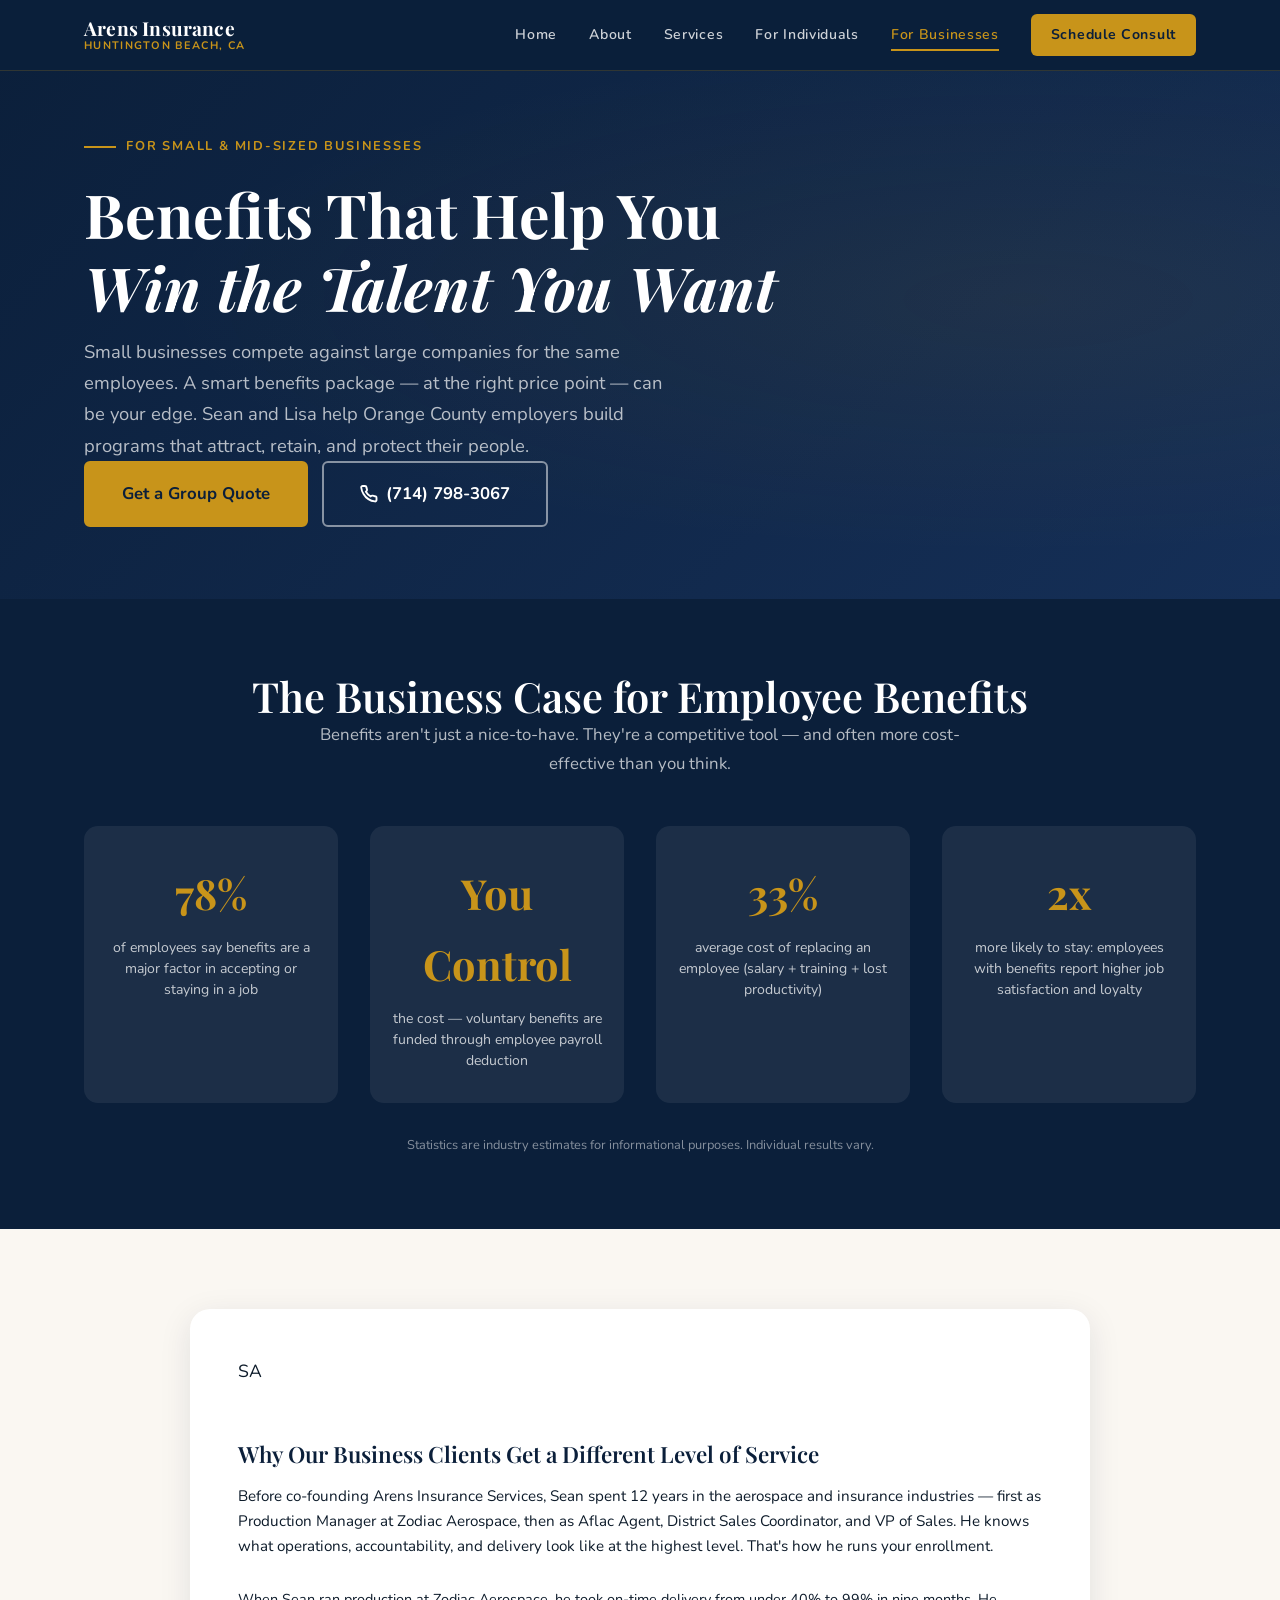
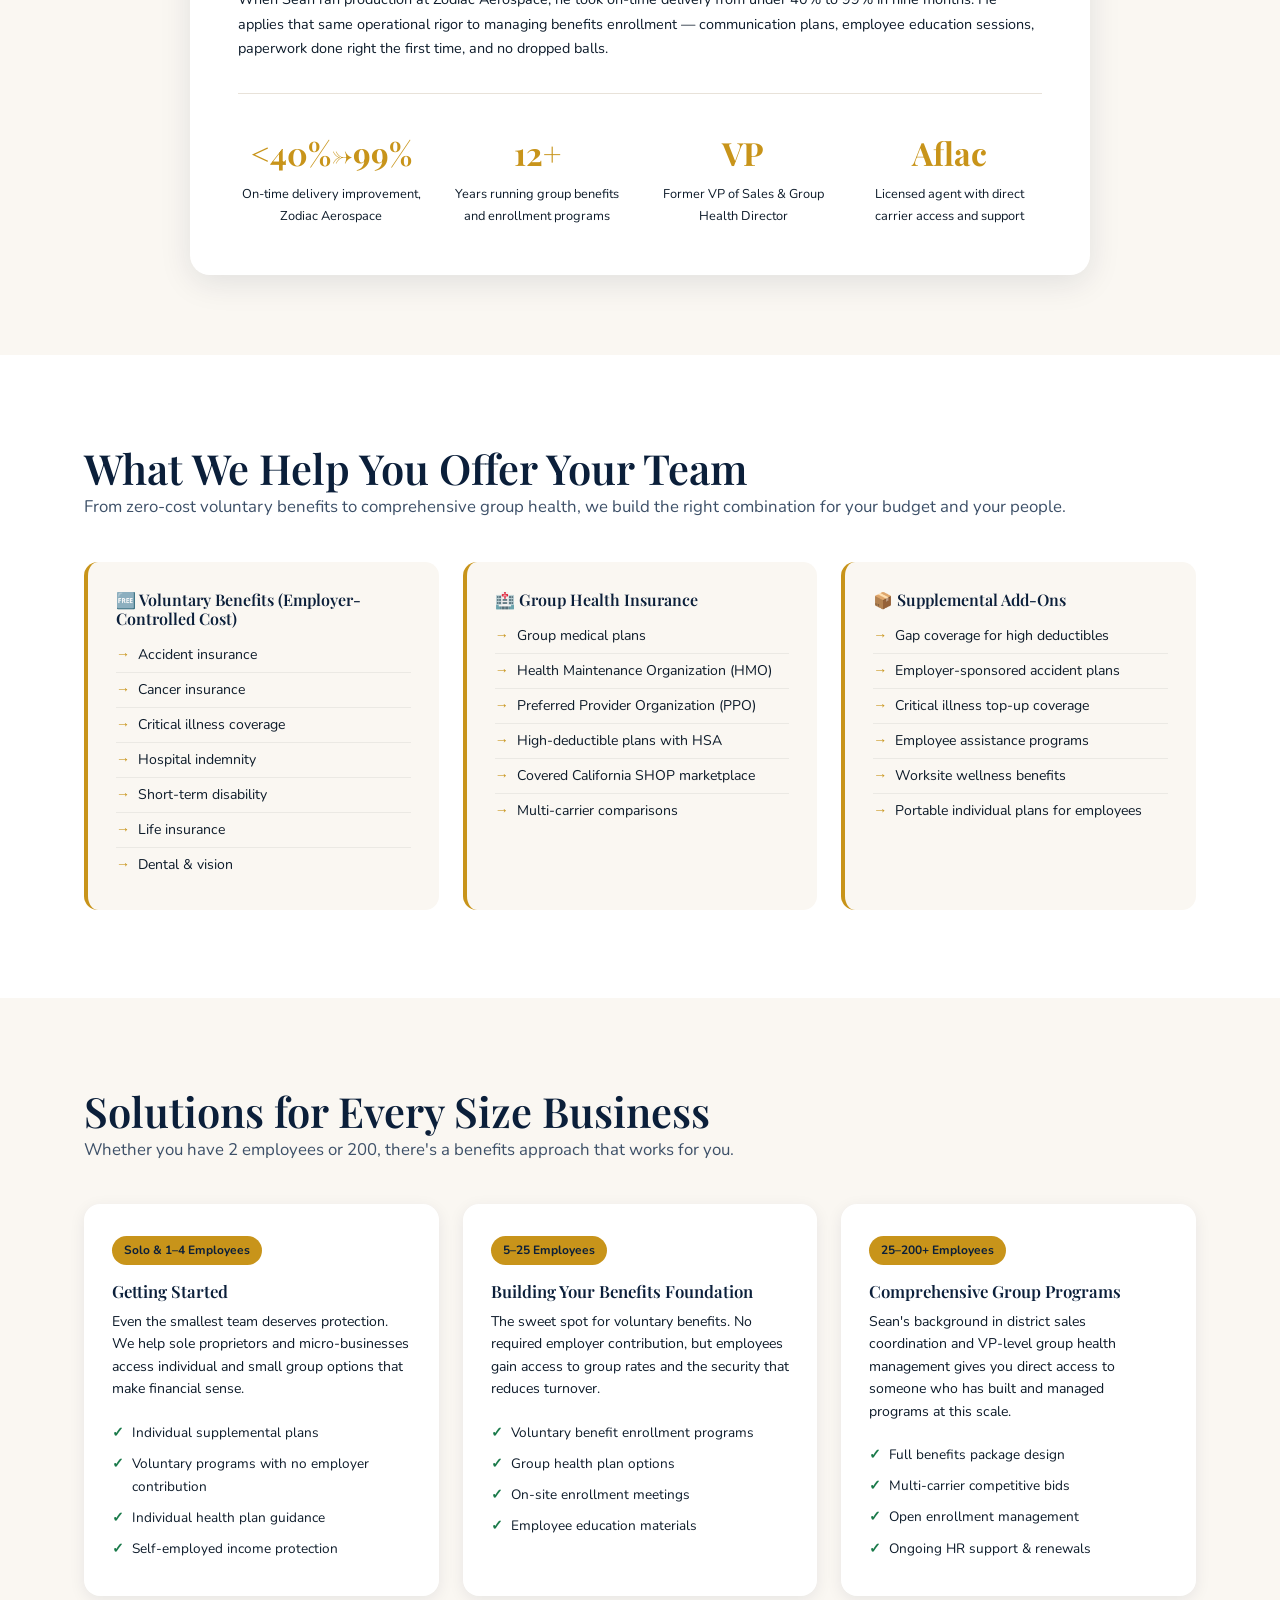
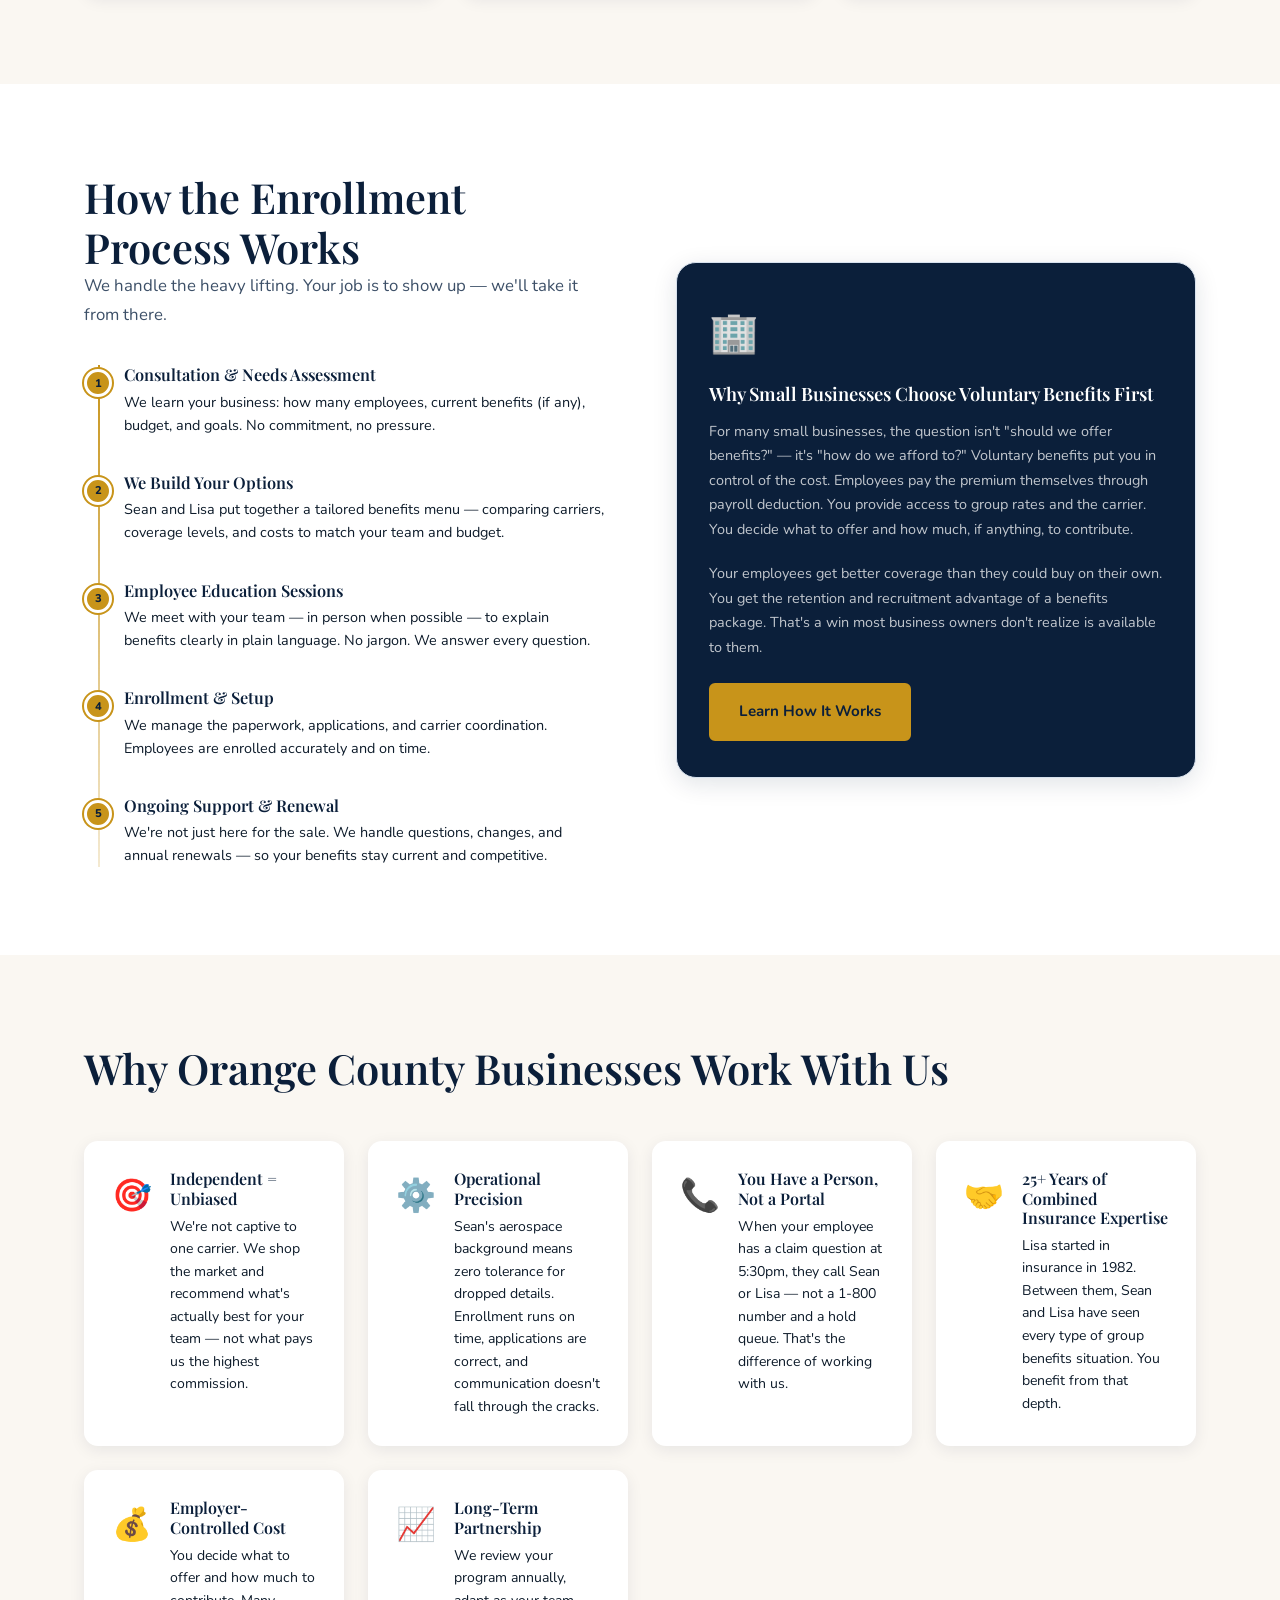
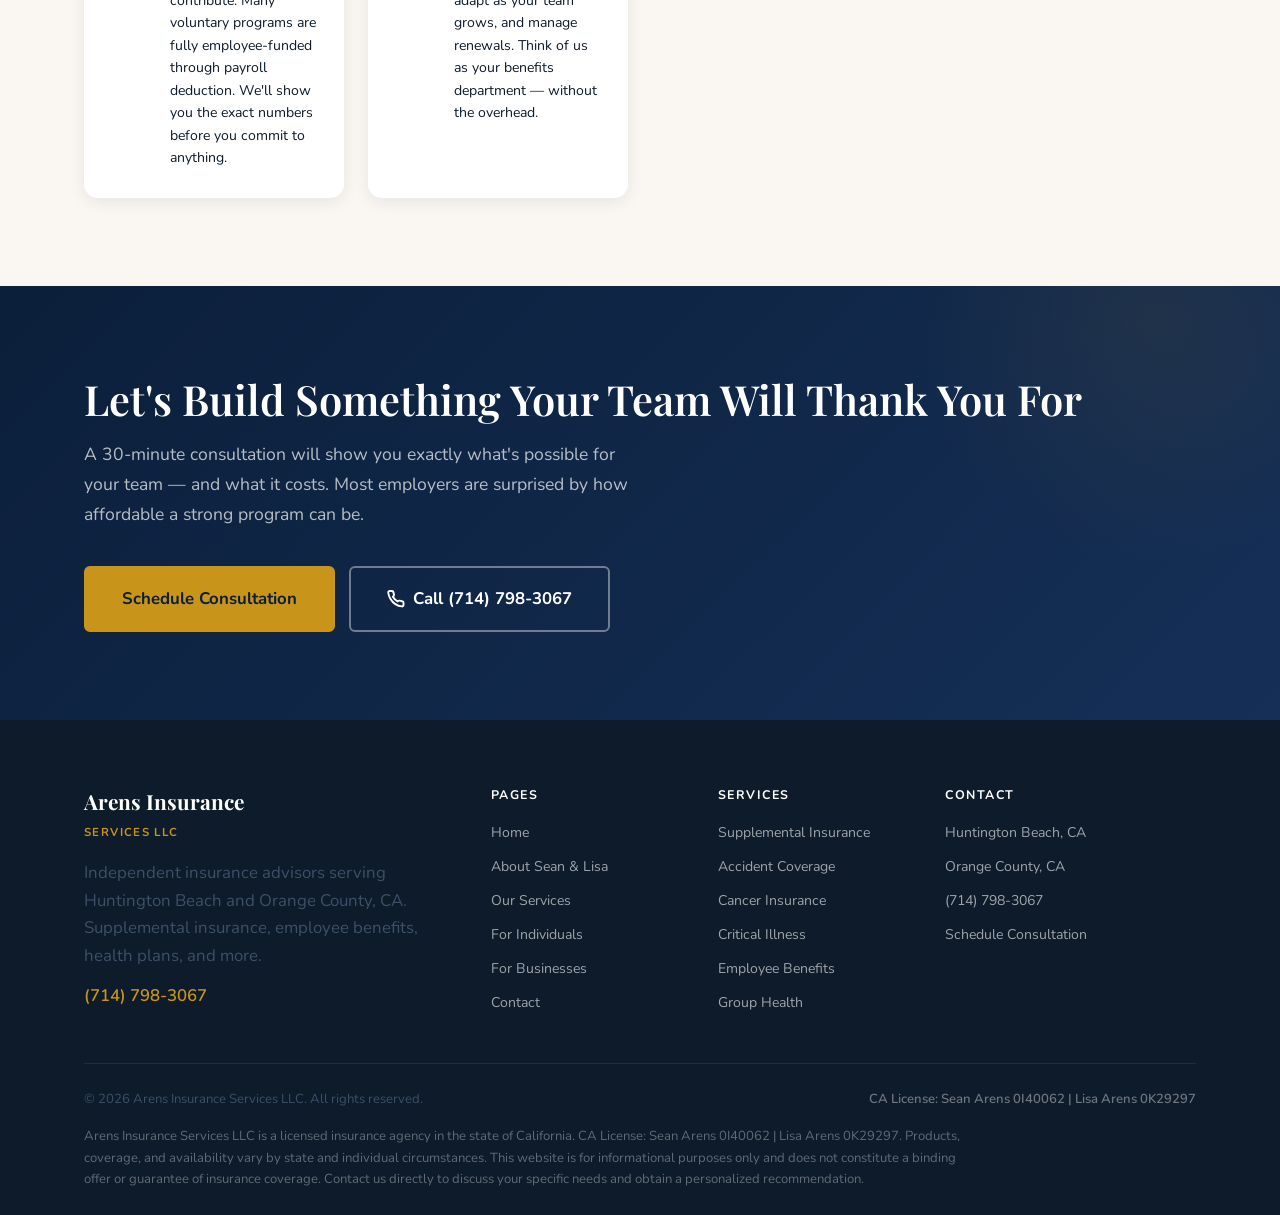
<file: businesses.html>
<!DOCTYPE html>
<html lang="en">
<head>
  <meta charset="UTF-8">
  <meta name="viewport" content="width=device-width, initial-scale=1.0">
  <meta name="description" content="Employee benefits and group insurance for small businesses in Huntington Beach & Orange County. Arens Insurance Services helps you attract, retain, and protect your team.">
  <title>For Businesses | Arens Insurance Services</title>
  <link rel="stylesheet" href="styles.css">
  <style>
    .biz-why-grid { display:grid; grid-template-columns:repeat(auto-fit,minmax(260px,1fr)); gap:24px; margin-top:48px; }
    .biz-why-card { background:#fff; border-radius:14px; padding:28px; box-shadow:0 4px 16px rgba(11,31,58,.08); display:flex; gap:18px; align-items:flex-start; }
    .biz-why-icon { font-size:2rem; flex-shrink:0; }
    .biz-why-card h4 { color:var(--navy); font-size:1rem; margin-bottom:8px; }
    .biz-why-card p { color:var(--text-medium); font-size:.88rem; line-height:1.6; }

    .stat-highlight { background:var(--navy); color:#fff; padding:72px 0; }
    .stat-highlight h2 { color:#fff; text-align:center; }
    .stat-highlight .section-sub { color:rgba(255,255,255,.7); text-align:center; max-width:640px; margin:0 auto 48px; }
    .stat-row { display:grid; grid-template-columns:repeat(auto-fit,minmax(200px,1fr)); gap:32px; }
    .stat-box { text-align:center; background:rgba(255,255,255,.07); border-radius:14px; padding:32px 20px; }
    .stat-box .stat-num { font-family:'Playfair Display',serif; font-size:2.6rem; color:var(--amber); font-weight:700; display:block; margin-bottom:8px; }
    .stat-box p { color:rgba(255,255,255,.75); font-size:.88rem; line-height:1.5; }

    .process-timeline { position:relative; padding-left:40px; margin-top:40px; }
    .process-timeline::before { content:''; position:absolute; left:14px; top:0; bottom:0; width:2px; background:linear-gradient(to bottom, var(--amber), rgba(200,148,26,.2)); }
    .process-step { position:relative; margin-bottom:36px; }
    .process-step:last-child { margin-bottom:0; }
    .process-dot { position:absolute; left:-40px; top:4px; width:28px; height:28px; border-radius:50%; background:var(--amber); border:3px solid #fff; box-shadow:0 0 0 2px var(--amber); display:flex; align-items:center; justify-content:center; font-size:.7rem; font-weight:800; color:var(--navy); }
    .process-step h4 { color:var(--navy); font-size:1.02rem; margin-bottom:6px; }
    .process-step p { color:var(--text-medium); font-size:.9rem; line-height:1.6; }

    .benefit-types { display:grid; grid-template-columns:repeat(auto-fit,minmax(280px,1fr)); gap:24px; margin-top:40px; }
    .benefit-type { background:var(--cream); border-radius:14px; padding:28px; border-left:4px solid var(--amber); }
    .benefit-type h4 { color:var(--navy); font-size:1rem; margin-bottom:10px; }
    .benefit-type ul { list-style:none; padding:0; margin:0; }
    .benefit-type ul li { color:var(--text-medium); font-size:.88rem; padding:5px 0; border-bottom:1px solid rgba(0,0,0,.06); display:flex; gap:8px; align-items:flex-start; }
    .benefit-type ul li::before { content:'→'; color:var(--amber); font-weight:700; flex-shrink:0; }
    .benefit-type ul li:last-child { border-bottom:none; }

    .sean-advantage { background:var(--cream); padding:80px 0; }
    .advantage-card { background:#fff; border-radius:20px; padding:48px; box-shadow:0 8px 32px rgba(11,31,58,.1); max-width:900px; margin:0 auto; }
    .advantage-card h3 { color:var(--navy); font-size:1.4rem; margin-bottom:16px; }
    .advantage-metrics { display:grid; grid-template-columns:repeat(auto-fit,minmax(180px,1fr)); gap:20px; margin-top:32px; padding-top:32px; border-top:1px solid #e8e2d9; }
    .advantage-metric { text-align:center; }
    .advantage-metric .num { font-family:'Playfair Display',serif; font-size:2rem; color:var(--amber); font-weight:700; display:block; }
    .advantage-metric p { font-size:.8rem; color:var(--text-medium); margin-top:4px; }

    .size-cards { display:grid; grid-template-columns:repeat(auto-fit,minmax(260px,1fr)); gap:24px; margin-top:40px; }
    .size-card { background:#fff; border-radius:16px; padding:32px 28px; box-shadow:0 4px 16px rgba(11,31,58,.08); }
    .size-badge { display:inline-block; background:var(--amber); color:var(--navy); font-size:.75rem; font-weight:700; padding:4px 12px; border-radius:20px; margin-bottom:16px; }
    .size-card h4 { color:var(--navy); font-size:1.05rem; margin-bottom:10px; }
    .size-card p { color:var(--text-medium); font-size:.88rem; line-height:1.6; margin-bottom:16px; }
    .size-card ul { list-style:none; padding:0; margin:0; }
    .size-card ul li { font-size:.85rem; color:var(--text-medium); padding:4px 0; display:flex; gap:8px; }
    .size-card ul li::before { content:'✓'; color:#1a7a4a; font-weight:700; flex-shrink:0; }
  </style>
</head>
<body>

<!-- NAV -->
<nav class="nav">
  <div class="container nav-inner">
    <a href="index.html" class="nav-logo">
      <span class="nav-logo-name">Arens Insurance</span>
      <span class="nav-logo-tagline">Huntington Beach, CA</span>
    </a>
    <div class="nav-links">
      <a href="index.html">Home</a>
      <a href="about.html">About</a>
      <a href="services.html">Services</a>
      <a href="individuals.html">For Individuals</a>
      <a href="businesses.html" class="active">For Businesses</a>
      <a href="https://calendly.com/sean_arens-us/30min" target="_blank" class="nav-cta">Schedule Consult</a>
    </div>
    <button class="hamburger" aria-label="Toggle menu">
      <span></span><span></span><span></span>
    </button>
  </div>
</nav>

<!-- PAGE HERO -->
<section class="page-hero">
  <div class="page-hero-bg"></div>
  <div class="container">
    <div class="page-hero-content animate-fade-up">
      <span class="hero-eyebrow">For Small &amp; Mid-Sized Businesses</span>
      <h1>Benefits That Help You<br><em>Win the Talent You Want</em></h1>
      <p>Small businesses compete against large companies for the same employees. A smart benefits package — at the right price point — can be your edge. Sean and Lisa help Orange County employers build programs that attract, retain, and protect their people.</p>
      <div class="btn-group">
        <a href="contact.html" class="btn btn-primary btn-lg">Get a Group Quote</a>
        <a href="tel:7147983067" class="btn btn-outline btn-lg">
          <svg width="18" height="18" viewBox="0 0 24 24" fill="none" stroke="currentColor" stroke-width="2.5"><path d="M22 16.92v3a2 2 0 0 1-2.18 2 19.79 19.79 0 0 1-8.63-3.07A19.5 19.5 0 0 1 4.69 12a19.79 19.79 0 0 1-3.07-8.67A2 2 0 0 1 3.6 1.28h3a2 2 0 0 1 2 1.72c.127.96.361 1.903.7 2.81a2 2 0 0 1-.45 2.11L7.91 8.96a16 16 0 0 0 6.29 6.29l.54-.54a2 2 0 0 1 2.11-.45c.907.339 1.85.573 2.81.7A2 2 0 0 1 22 16.92z"/></svg>
          (714) 798-3067
        </a>
      </div>
    </div>
  </div>
</section>

<!-- WHY BENEFITS MATTER -->
<section class="stat-highlight">
  <div class="container">
    <h2>The Business Case for Employee Benefits</h2>
    <p class="section-sub">Benefits aren't just a nice-to-have. They're a competitive tool — and often more cost-effective than you think.</p>
    <div class="stat-row">
      <div class="stat-box animate-fade-up">
        <span class="stat-num">78%</span>
        <p>of employees say benefits are a major factor in accepting or staying in a job</p>
      </div>
      <div class="stat-box animate-fade-up delay-1">
        <span class="stat-num">You Control</span>
        <p>the cost — voluntary benefits are funded through employee payroll deduction</p>
      </div>
      <div class="stat-box animate-fade-up delay-2">
        <span class="stat-num">33%</span>
        <p>average cost of replacing an employee (salary + training + lost productivity)</p>
      </div>
      <div class="stat-box animate-fade-up delay-3">
        <span class="stat-num">2x</span>
        <p>more likely to stay: employees with benefits report higher job satisfaction and loyalty</p>
      </div>
    </div>
    <p style="text-align:center; color:rgba(255,255,255,.5); font-size:.8rem; margin-top:32px;">Statistics are industry estimates for informational purposes. Individual results vary.</p>
  </div>
</section>

<!-- THE SEAN ADVANTAGE -->
<section class="sean-advantage">
  <div class="container">
    <div class="advantage-card animate-fade-up">
      <div style="display:flex; gap:20px; align-items:flex-start; flex-wrap:wrap; margin-bottom:28px;">
        <div class="profile-initials" style="width:64px; height:64px; font-size:1.1rem; flex-shrink:0;">SA</div>
        <div>
          <h3>Why Our Business Clients Get a Different Level of Service</h3>
          <p style="color:var(--text-medium); font-size:.95rem; line-height:1.65;">Before co-founding Arens Insurance Services, Sean spent 12 years in the aerospace and insurance industries — first as Production Manager at Zodiac Aerospace, then as Aflac Agent, District Sales Coordinator, and VP of Sales. He knows what operations, accountability, and delivery look like at the highest level. That's how he runs your enrollment.</p>
        </div>
      </div>
      <p style="color:var(--text-medium); font-size:.9rem; line-height:1.7; margin-bottom:28px;">When Sean ran production at Zodiac Aerospace, he took on-time delivery from under 40% to 99% in nine months. He applies that same operational rigor to managing benefits enrollment — communication plans, employee education sessions, paperwork done right the first time, and no dropped balls.</p>
      <div class="advantage-metrics">
        <div class="advantage-metric">
          <span class="num">&lt;40%→99%</span>
          <p>On-time delivery improvement, Zodiac Aerospace</p>
        </div>
        <div class="advantage-metric">
          <span class="num">12+</span>
          <p>Years running group benefits and enrollment programs</p>
        </div>
        <div class="advantage-metric">
          <span class="num">VP</span>
          <p>Former VP of Sales & Group Health Director</p>
        </div>
        <div class="advantage-metric">
          <span class="num">Aflac</span>
          <p>Licensed agent with direct carrier access and support</p>
        </div>
      </div>
    </div>
  </div>
</section>

<!-- BENEFIT TYPES -->
<section class="section" style="background:#fff;">
  <div class="container">
    <div class="section-header">
      <h2>What We Help You Offer Your Team</h2>
      <p class="section-sub">From zero-cost voluntary benefits to comprehensive group health, we build the right combination for your budget and your people.</p>
    </div>
    <div class="benefit-types">
      <div class="benefit-type animate-fade-up">
        <h4>🆓 Voluntary Benefits (Employer-Controlled Cost)</h4>
        <ul>
          <li>Accident insurance</li>
          <li>Cancer insurance</li>
          <li>Critical illness coverage</li>
          <li>Hospital indemnity</li>
          <li>Short-term disability</li>
          <li>Life insurance</li>
          <li>Dental &amp; vision</li>
        </ul>
      </div>
      <div class="benefit-type animate-fade-up delay-1">
        <h4>🏥 Group Health Insurance</h4>
        <ul>
          <li>Group medical plans</li>
          <li>Health Maintenance Organization (HMO)</li>
          <li>Preferred Provider Organization (PPO)</li>
          <li>High-deductible plans with HSA</li>
          <li>Covered California SHOP marketplace</li>
          <li>Multi-carrier comparisons</li>
        </ul>
      </div>
      <div class="benefit-type animate-fade-up delay-2">
        <h4>📦 Supplemental Add-Ons</h4>
        <ul>
          <li>Gap coverage for high deductibles</li>
          <li>Employer-sponsored accident plans</li>
          <li>Critical illness top-up coverage</li>
          <li>Employee assistance programs</li>
          <li>Worksite wellness benefits</li>
          <li>Portable individual plans for employees</li>
        </ul>
      </div>
    </div>
  </div>
</section>

<!-- BY COMPANY SIZE -->
<section class="section" style="background:var(--cream);">
  <div class="container">
    <div class="section-header">
      <h2>Solutions for Every Size Business</h2>
      <p class="section-sub">Whether you have 2 employees or 200, there's a benefits approach that works for you.</p>
    </div>
    <div class="size-cards">
      <div class="size-card animate-fade-up">
        <div class="size-badge">Solo &amp; 1–4 Employees</div>
        <h4>Getting Started</h4>
        <p>Even the smallest team deserves protection. We help sole proprietors and micro-businesses access individual and small group options that make financial sense.</p>
        <ul>
          <li>Individual supplemental plans</li>
          <li>Voluntary programs with no employer contribution</li>
          <li>Individual health plan guidance</li>
          <li>Self-employed income protection</li>
        </ul>
      </div>
      <div class="size-card animate-fade-up delay-1">
        <div class="size-badge">5–25 Employees</div>
        <h4>Building Your Benefits Foundation</h4>
        <p>The sweet spot for voluntary benefits. No required employer contribution, but employees gain access to group rates and the security that reduces turnover.</p>
        <ul>
          <li>Voluntary benefit enrollment programs</li>
          <li>Group health plan options</li>
          <li>On-site enrollment meetings</li>
          <li>Employee education materials</li>
        </ul>
      </div>
      <div class="size-card animate-fade-up delay-2">
        <div class="size-badge">25–200+ Employees</div>
        <h4>Comprehensive Group Programs</h4>
        <p>Sean's background in district sales coordination and VP-level group health management gives you direct access to someone who has built and managed programs at this scale.</p>
        <ul>
          <li>Full benefits package design</li>
          <li>Multi-carrier competitive bids</li>
          <li>Open enrollment management</li>
          <li>Ongoing HR support &amp; renewals</li>
        </ul>
      </div>
    </div>
  </div>
</section>

<!-- THE ENROLLMENT PROCESS -->
<section class="section" style="background:#fff;">
  <div class="container">
    <div class="two-col">
      <div class="two-col-text animate-fade-up">
        <h2>How the Enrollment Process Works</h2>
        <p>We handle the heavy lifting. Your job is to show up — we'll take it from there.</p>
        <div class="process-timeline" style="margin-top:36px;">
          <div class="process-step">
            <div class="process-dot">1</div>
            <h4>Consultation &amp; Needs Assessment</h4>
            <p>We learn your business: how many employees, current benefits (if any), budget, and goals. No commitment, no pressure.</p>
          </div>
          <div class="process-step">
            <div class="process-dot">2</div>
            <h4>We Build Your Options</h4>
            <p>Sean and Lisa put together a tailored benefits menu — comparing carriers, coverage levels, and costs to match your team and budget.</p>
          </div>
          <div class="process-step">
            <div class="process-dot">3</div>
            <h4>Employee Education Sessions</h4>
            <p>We meet with your team — in person when possible — to explain benefits clearly in plain language. No jargon. We answer every question.</p>
          </div>
          <div class="process-step">
            <div class="process-dot">4</div>
            <h4>Enrollment &amp; Setup</h4>
            <p>We manage the paperwork, applications, and carrier coordination. Employees are enrolled accurately and on time.</p>
          </div>
          <div class="process-step">
            <div class="process-dot">5</div>
            <h4>Ongoing Support &amp; Renewal</h4>
            <p>We're not just here for the sale. We handle questions, changes, and annual renewals — so your benefits stay current and competitive.</p>
          </div>
        </div>
      </div>
      <div class="two-col-visual animate-fade-up delay-1">
        <div class="profile-card" style="padding:36px 32px; background:var(--navy); color:#fff;">
          <div style="font-size:2.5rem; margin-bottom:16px;">🏢</div>
          <h3 style="color:#fff; font-size:1.15rem; margin-bottom:14px;">Why Small Businesses Choose Voluntary Benefits First</h3>
          <p style="color:rgba(255,255,255,.75); font-size:.9rem; line-height:1.7; margin-bottom:20px;">For many small businesses, the question isn't "should we offer benefits?" — it's "how do we afford to?" Voluntary benefits put you in control of the cost. Employees pay the premium themselves through payroll deduction. You provide access to group rates and the carrier. You decide what to offer and how much, if anything, to contribute.</p>
          <p style="color:rgba(255,255,255,.75); font-size:.9rem; line-height:1.7; margin-bottom:24px;">Your employees get better coverage than they could buy on their own. You get the retention and recruitment advantage of a benefits package. That's a win most business owners don't realize is available to them.</p>
          <a href="contact.html" class="btn btn-primary">Learn How It Works</a>
        </div>
      </div>
    </div>
  </div>
</section>

<!-- WHY ARENS -->
<section class="section" style="background:var(--cream);">
  <div class="container">
    <div class="section-header">
      <h2>Why Orange County Businesses Work With Us</h2>
    </div>
    <div class="biz-why-grid">
      <div class="biz-why-card animate-fade-up">
        <div class="biz-why-icon">🎯</div>
        <div>
          <h4>Independent = Unbiased</h4>
          <p>We're not captive to one carrier. We shop the market and recommend what's actually best for your team — not what pays us the highest commission.</p>
        </div>
      </div>
      <div class="biz-why-card animate-fade-up delay-1">
        <div class="biz-why-icon">⚙️</div>
        <div>
          <h4>Operational Precision</h4>
          <p>Sean's aerospace background means zero tolerance for dropped details. Enrollment runs on time, applications are correct, and communication doesn't fall through the cracks.</p>
        </div>
      </div>
      <div class="biz-why-card animate-fade-up delay-2">
        <div class="biz-why-icon">📞</div>
        <div>
          <h4>You Have a Person, Not a Portal</h4>
          <p>When your employee has a claim question at 5:30pm, they call Sean or Lisa — not a 1-800 number and a hold queue. That's the difference of working with us.</p>
        </div>
      </div>
      <div class="biz-why-card animate-fade-up">
        <div class="biz-why-icon">🤝</div>
        <div>
          <h4>25+ Years of Combined Insurance Expertise</h4>
          <p>Lisa started in insurance in 1982. Between them, Sean and Lisa have seen every type of group benefits situation. You benefit from that depth.</p>
        </div>
      </div>
      <div class="biz-why-card animate-fade-up delay-1">
        <div class="biz-why-icon">💰</div>
        <div>
          <h4>Employer-Controlled Cost</h4>
          <p>You decide what to offer and how much to contribute. Many voluntary programs are fully employee-funded through payroll deduction. We'll show you the exact numbers before you commit to anything.</p>
        </div>
      </div>
      <div class="biz-why-card animate-fade-up delay-2">
        <div class="biz-why-icon">📈</div>
        <div>
          <h4>Long-Term Partnership</h4>
          <p>We review your program annually, adapt as your team grows, and manage renewals. Think of us as your benefits department — without the overhead.</p>
        </div>
      </div>
    </div>
  </div>
</section>

<!-- CTA SECTION -->
<section class="cta-section">
  <div class="container">
    <div class="cta-content">
      <h2>Let's Build Something Your Team Will Thank You For</h2>
      <p>A 30-minute consultation will show you exactly what's possible for your team — and what it costs. Most employers are surprised by how affordable a strong program can be.</p>
      <div class="btn-group">
        <a href="https://calendly.com/sean_arens-us/30min" target="_blank" class="btn btn-primary btn-lg">Schedule Consultation</a>
        <a href="tel:7147983067" class="btn btn-outline btn-lg" style="border-color:rgba(255,255,255,.4); color:#fff;">
          <svg width="18" height="18" viewBox="0 0 24 24" fill="none" stroke="currentColor" stroke-width="2.5"><path d="M22 16.92v3a2 2 0 0 1-2.18 2 19.79 19.79 0 0 1-8.63-3.07A19.5 19.5 0 0 1 4.69 12a19.79 19.79 0 0 1-3.07-8.67A2 2 0 0 1 3.6 1.28h3a2 2 0 0 1 2 1.72c.127.96.361 1.903.7 2.81a2 2 0 0 1-.45 2.11L7.91 8.96a16 16 0 0 0 6.29 6.29l.54-.54a2 2 0 0 1 2.11-.45c.907.339 1.85.573 2.81.7A2 2 0 0 1 22 16.92z"/></svg>
          Call (714) 798-3067
        </a>
      </div>
    </div>
  </div>
</section>

<!-- FOOTER -->
<footer class="footer">
  <div class="container">
    <div class="footer-grid">
      <div class="footer-brand">
        <div class="footer-logo-name">Arens Insurance</div>
        <div class="footer-logo-tagline">Services LLC</div>
        <p>Independent insurance advisors serving Huntington Beach and Orange County, CA. Supplemental insurance, employee benefits, health plans, and more.</p>
        <p style="margin-top:12px"><a href="tel:7147983067" style="color:var(--amber);font-weight:600">(714) 798-3067</a></p>
      </div>
      <div class="footer-col">
        <h5>Pages</h5>
        <ul>
          <li><a href="index.html">Home</a></li>
          <li><a href="about.html">About Sean &amp; Lisa</a></li>
          <li><a href="services.html">Our Services</a></li>
          <li><a href="individuals.html">For Individuals</a></li>
          <li><a href="businesses.html">For Businesses</a></li>
          <li><a href="contact.html">Contact</a></li>
        </ul>
      </div>
      <div class="footer-col">
        <h5>Services</h5>
        <ul>
          <li><a href="services.html">Supplemental Insurance</a></li>
          <li><a href="services.html">Accident Coverage</a></li>
          <li><a href="services.html">Cancer Insurance</a></li>
          <li><a href="services.html">Critical Illness</a></li>
          <li><a href="services.html">Employee Benefits</a></li>
          <li><a href="services.html">Group Health</a></li>
        </ul>
      </div>
      <div class="footer-col">
        <h5>Contact</h5>
        <ul>
          <li style="color:rgba(255,255,255,.6)">Huntington Beach, CA</li>
          <li style="color:rgba(255,255,255,.6)">Orange County, CA</li>
          <li><a href="tel:7147983067">(714) 798-3067</a></li>
          <li><a href="https://calendly.com/sean_arens-us/30min" target="_blank">Schedule Consultation</a></li>
        </ul>
      </div>
    </div>
    <div class="footer-bottom">
      <div class="footer-bottom-row">
        <p>© 2026 Arens Insurance Services LLC. All rights reserved.</p>
        <span class="footer-license">CA License: Sean Arens 0I40062 | Lisa Arens 0K29297</span>
      </div>
      <p class="footer-disclaimer">
        Arens Insurance Services LLC is a licensed insurance agency in the state of California. CA License: Sean Arens 0I40062 | Lisa Arens 0K29297. Products, coverage, and availability vary by state and individual circumstances. This website is for informational purposes only and does not constitute a binding offer or guarantee of insurance coverage. Contact us directly to discuss your specific needs and obtain a personalized recommendation.
      </p>
    </div>
  </div>
</footer>

<script src="script.js"></script>
</body>
</html>
</file>
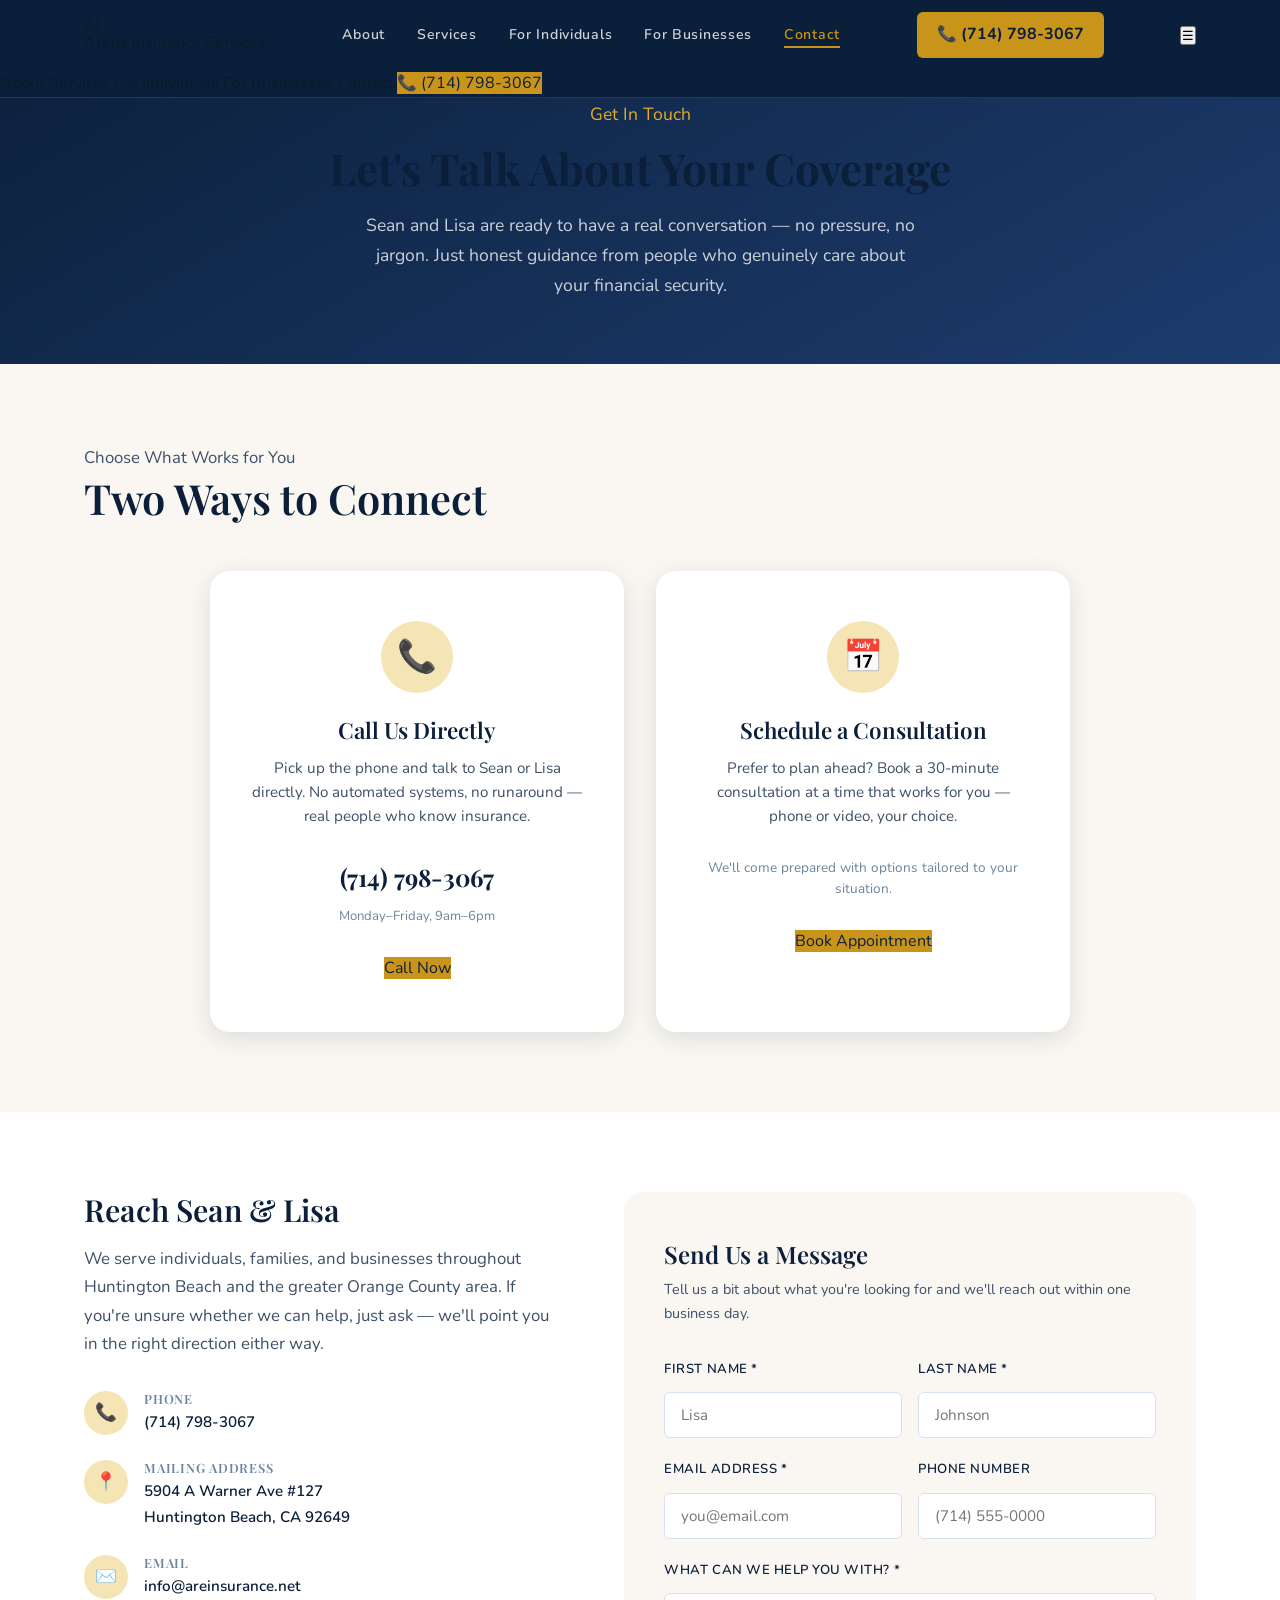
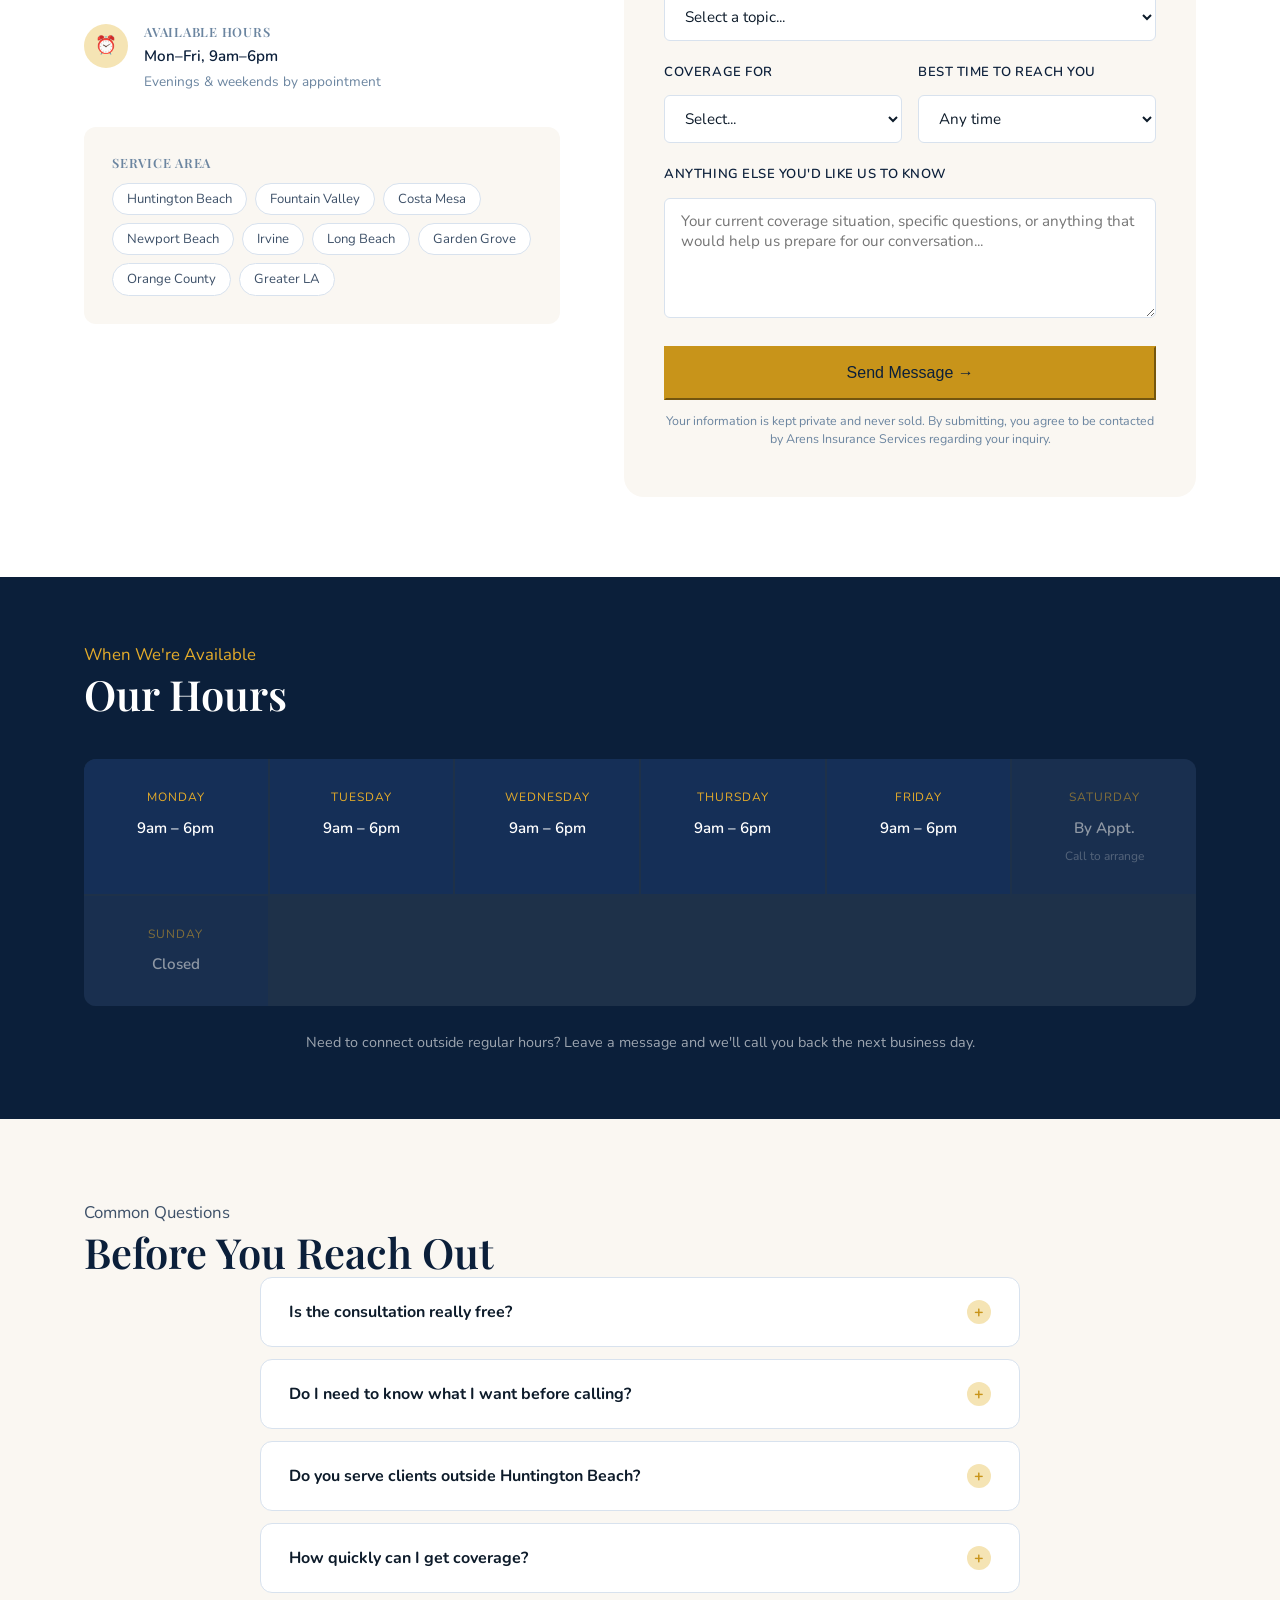
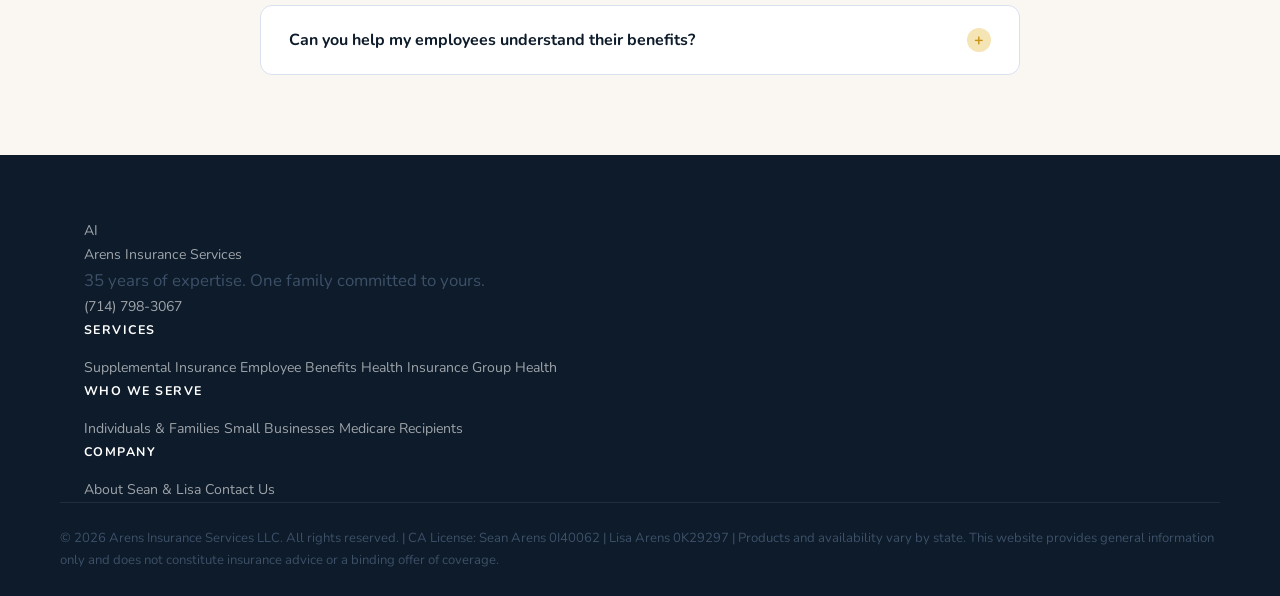
<file: contact.html>
<!DOCTYPE html>
<html lang="en">
<head>
  <meta charset="UTF-8">
  <meta name="viewport" content="width=device-width, initial-scale=1.0">
  <title>Contact Us | Arens Insurance Services</title>
  <meta name="description" content="Connect with Sean and Lisa Arens for a consultation on health insurance, employee benefits, and supplemental coverage in Huntington Beach and Orange County.">
  <link rel="stylesheet" href="styles.css">
  <style>
    /* ── Page-specific styles ── */
    .contact-hero {
      background: linear-gradient(150deg, var(--navy) 0%, var(--navy-light) 100%);
      padding: 100px 0 64px;
      text-align: center;
      color: var(--warm-white);
    }
    .contact-hero .overline { color: var(--amber-light); margin-bottom: 12px; }
    .contact-hero h1 { font-size: clamp(2rem, 4vw, 2.75rem); margin-bottom: 16px; }
    .contact-hero p { font-size: 1.1rem; color: rgba(255,255,255,0.78); max-width: 560px; margin: 0 auto; }

    .dual-cta-section {
      background: var(--cream);
      padding: 80px 0;
    }
    .dual-cta-grid {
      display: grid;
      grid-template-columns: 1fr 1fr;
      gap: 32px;
      max-width: 860px;
      margin: 0 auto;
    }
    .cta-card {
      background: var(--warm-white);
      border-radius: var(--radius-lg);
      padding: 48px 40px;
      text-align: center;
      box-shadow: var(--shadow-md);
      border: 2px solid transparent;
      transition: border-color var(--transition), transform var(--transition);
    }
    .cta-card:hover { border-color: var(--amber); transform: translateY(-4px); }
    .cta-card .cta-icon {
      width: 72px; height: 72px;
      background: var(--amber-pale);
      border-radius: 50%;
      display: flex; align-items: center; justify-content: center;
      margin: 0 auto 24px;
      font-size: 2rem;
    }
    .cta-card h3 { font-family: var(--font-display); font-size: 1.4rem; color: var(--navy); margin-bottom: 12px; }
    .cta-card p { color: var(--text-mid); font-size: 0.95rem; margin-bottom: 28px; line-height: 1.6; }
    .cta-card .btn-primary, .cta-card .btn-outline { width: 100%; justify-content: center; }
    .cta-phone-number { font-family: var(--font-display); font-size: 1.5rem; color: var(--navy); font-weight: 700; }
    .cta-subtext { font-size: 0.82rem; color: var(--text-light); margin-top: 8px; }

    .contact-form-section {
      padding: 80px 0;
      background: var(--warm-white);
    }
    .contact-layout {
      display: grid;
      grid-template-columns: 1fr 1.2fr;
      gap: 64px;
      align-items: start;
    }
    .contact-info h2 { font-family: var(--font-display); font-size: 1.9rem; color: var(--navy); margin-bottom: 16px; }
    .contact-info p { color: var(--text-mid); line-height: 1.7; margin-bottom: 32px; }
    .info-item {
      display: flex; gap: 16px; align-items: flex-start;
      margin-bottom: 24px;
    }
    .info-icon {
      width: 44px; height: 44px; min-width: 44px;
      background: var(--amber-pale);
      border-radius: 50%;
      display: flex; align-items: center; justify-content: center;
      font-size: 1.1rem;
    }
    .info-item h4 { font-size: 0.8rem; text-transform: uppercase; letter-spacing: 0.06em; color: var(--text-light); margin-bottom: 4px; }
    .info-item p { color: var(--navy); font-weight: 600; font-size: 0.95rem; margin: 0; }
    .info-item a { color: var(--navy); text-decoration: none; }
    .info-item a:hover { color: var(--amber); }

    .service-area-box {
      background: var(--cream);
      border-radius: var(--radius-md);
      padding: 28px;
      margin-top: 32px;
    }
    .service-area-box h4 { font-size: 0.8rem; text-transform: uppercase; letter-spacing: 0.06em; color: var(--text-light); margin-bottom: 12px; }
    .area-tags { display: flex; flex-wrap: wrap; gap: 8px; }
    .area-tag {
      background: var(--warm-white);
      border: 1px solid var(--border);
      border-radius: 20px;
      padding: 4px 14px;
      font-size: 0.82rem;
      color: var(--text-mid);
    }

    .contact-form {
      background: var(--cream);
      border-radius: var(--radius-lg);
      padding: 48px 40px;
    }
    .contact-form h3 { font-family: var(--font-display); font-size: 1.5rem; color: var(--navy); margin-bottom: 8px; }
    .contact-form > p { color: var(--text-mid); font-size: 0.9rem; margin-bottom: 32px; }
    .form-row { display: grid; grid-template-columns: 1fr 1fr; gap: 16px; }
    .form-group { margin-bottom: 20px; }
    .form-group.full-width { grid-column: 1 / -1; }
    .form-group label { display: block; font-size: 0.82rem; font-weight: 600; color: var(--navy); margin-bottom: 6px; text-transform: uppercase; letter-spacing: 0.04em; }
    .form-group input, .form-group select, .form-group textarea {
      width: 100%; padding: 12px 16px;
      border: 1.5px solid var(--border);
      border-radius: var(--radius-sm);
      font-family: var(--font-body);
      font-size: 0.95rem;
      color: var(--text-dark);
      background: var(--warm-white);
      transition: border-color var(--transition);
      box-sizing: border-box;
    }
    .form-group input:focus, .form-group select:focus, .form-group textarea:focus {
      outline: none; border-color: var(--amber);
    }
    .form-group textarea { min-height: 120px; resize: vertical; }
    .form-submit { width: 100%; padding: 16px; font-size: 1rem; margin-top: 8px; }
    .form-disclaimer { font-size: 0.78rem; color: var(--text-light); margin-top: 12px; text-align: center; line-height: 1.5; }
    .form-success {
      display: none;
      background: #d1fae5;
      border: 1px solid #10b981;
      border-radius: var(--radius-md);
      padding: 24px;
      text-align: center;
      color: #065f46;
    }
    .form-success h4 { font-size: 1.1rem; margin-bottom: 8px; }

    .availability-section {
      background: var(--navy);
      padding: 64px 0;
      color: var(--warm-white);
    }
    .availability-grid {
      display: grid;
      grid-template-columns: repeat(auto-fit, minmax(180px, 1fr));
      gap: 2px;
      background: rgba(255,255,255,0.08);
      border-radius: var(--radius-md);
      overflow: hidden;
    }
    .avail-day {
      background: var(--navy-mid);
      padding: 28px 20px;
      text-align: center;
    }
    .avail-day.closed { opacity: 0.5; }
    .avail-day .day-name { font-size: 0.75rem; text-transform: uppercase; letter-spacing: 0.08em; color: var(--amber-light); margin-bottom: 8px; }
    .avail-day .day-hours { font-size: 0.95rem; font-weight: 600; }
    .avail-day .day-note { font-size: 0.75rem; color: rgba(255,255,255,0.5); margin-top: 4px; }

    .faq-section {
      padding: 80px 0;
      background: var(--cream);
    }

    @media (max-width: 768px) {
      .dual-cta-grid { grid-template-columns: 1fr; }
      .contact-layout { grid-template-columns: 1fr; }
      .form-row { grid-template-columns: 1fr; }
      .contact-form { padding: 32px 24px; }
    }
  </style>
</head>
<body>

  <!-- Navigation -->
  <nav class="nav">
    <div class="nav-inner container">
      <a href="index.html" class="nav-logo">
        <div class="logo-mark">AI</div>
        <div class="logo-text">
          <span class="logo-name">Arens Insurance</span>
          <span class="logo-tagline">Services</span>
        </div>
      </a>
      <ul class="nav-links">
        <li><a href="about.html">About</a></li>
        <li><a href="services.html">Services</a></li>
        <li><a href="individuals.html">For Individuals</a></li>
        <li><a href="businesses.html">For Businesses</a></li>
        <li><a href="contact.html" class="active">Contact</a></li>
      </ul>
      <a href="tel:7147983067" class="btn-primary nav-cta">
        <span>📞</span> (714) 798-3067
      </a>
      <button class="mobile-menu-btn" aria-label="Open menu">☰</button>
    </div>
    <div class="mobile-menu">
      <a href="about.html">About</a>
      <a href="services.html">Services</a>
      <a href="individuals.html">For Individuals</a>
      <a href="businesses.html">For Businesses</a>
      <a href="contact.html">Contact</a>
      <a href="tel:7147983067" class="btn-primary" style="margin-top:8px;">📞 (714) 798-3067</a>
    </div>
  </nav>

  <!-- Hero -->
  <section class="contact-hero">
    <div class="container">
      <p class="overline">Get In Touch</p>
      <h1>Let's Talk About Your Coverage</h1>
      <p>Sean and Lisa are ready to have a real conversation — no pressure, no jargon. Just honest guidance from people who genuinely care about your financial security.</p>
    </div>
  </section>

  <!-- Dual CTA -->
  <section class="dual-cta-section">
    <div class="container">
      <div class="section-header" style="margin-bottom: 48px;">
        <p class="overline">Choose What Works for You</p>
        <h2>Two Ways to Connect</h2>
      </div>
      <div class="dual-cta-grid">
        <div class="cta-card">
          <div class="cta-icon">📞</div>
          <h3>Call Us Directly</h3>
          <p>Pick up the phone and talk to Sean or Lisa directly. No automated systems, no runaround — real people who know insurance.</p>
          <div class="cta-phone-number">(714) 798-3067</div>
          <div class="cta-subtext">Monday–Friday, 9am–6pm</div>
          <br>
          <a href="tel:7147983067" class="btn-primary">Call Now</a>
        </div>
        <div class="cta-card">
          <div class="cta-icon">📅</div>
          <h3>Schedule a Consultation</h3>
          <p>Prefer to plan ahead? Book a 30-minute consultation at a time that works for you — phone or video, your choice.</p>
          <p style="font-size:0.85rem; color: var(--text-light);">We'll come prepared with options tailored to your situation.</p>
          <a href="https://calendly.com/sean_arens-us/30min" target="_blank" class="btn-primary">Book Appointment</a>
        </div>
      </div>
    </div>
  </section>

  <!-- Contact Info + Form -->
  <section class="contact-form-section" id="contact-form">
    <div class="container">
      <div class="contact-layout">
        <!-- Left: info -->
        <div class="contact-info">
          <h2>Reach Sean &amp; Lisa</h2>
          <p>We serve individuals, families, and businesses throughout Huntington Beach and the greater Orange County area. If you're unsure whether we can help, just ask — we'll point you in the right direction either way.</p>

          <div class="info-item">
            <div class="info-icon">📞</div>
            <div>
              <h4>Phone</h4>
              <p><a href="tel:7147983067">(714) 798-3067</a></p>
            </div>
          </div>

          <div class="info-item">
            <div class="info-icon">📍</div>
            <div>
              <h4>Mailing Address</h4>
              <p>5904 A Warner Ave #127<br>Huntington Beach, CA 92649</p>
            </div>
          </div>

          <div class="info-item">
            <div class="info-icon">✉️</div>
            <div>
              <h4>Email</h4>
              <p><a href="mailto:info@areinsurance.net">info@areinsurance.net</a></p>
            </div>
          </div>

          <div class="info-item">
            <div class="info-icon">⏰</div>
            <div>
              <h4>Available Hours</h4>
              <p>Mon–Fri, 9am–6pm<br><span style="color: var(--text-light); font-size: 0.85rem; font-weight: 400;">Evenings & weekends by appointment</span></p>
            </div>
          </div>

          <div class="service-area-box">
            <h4>Service Area</h4>
            <div class="area-tags">
              <span class="area-tag">Huntington Beach</span>
              <span class="area-tag">Fountain Valley</span>
              <span class="area-tag">Costa Mesa</span>
              <span class="area-tag">Newport Beach</span>
              <span class="area-tag">Irvine</span>
              <span class="area-tag">Long Beach</span>
              <span class="area-tag">Garden Grove</span>
              <span class="area-tag">Orange County</span>
              <span class="area-tag">Greater LA</span>
            </div>
          </div>
        </div>

        <!-- Right: form -->
        <div class="contact-form" id="inquiry-form">
          <h3>Send Us a Message</h3>
          <p>Tell us a bit about what you're looking for and we'll reach out within one business day.</p>

          <div class="form-success" id="form-success">
            <h4>✅ Message Received!</h4>
            <p>Thank you — Sean or Lisa will be in touch within one business day. We look forward to speaking with you.</p>
          </div>

          <form id="contact-form-el" novalidate>
            <div class="form-row">
              <div class="form-group">
                <label for="fname">First Name *</label>
                <input type="text" id="fname" name="fname" placeholder="Lisa" required>
              </div>
              <div class="form-group">
                <label for="lname">Last Name *</label>
                <input type="text" id="lname" name="lname" placeholder="Johnson" required>
              </div>
            </div>

            <div class="form-row">
              <div class="form-group">
                <label for="email">Email Address *</label>
                <input type="email" id="email" name="email" placeholder="you@email.com" required>
              </div>
              <div class="form-group">
                <label for="phone">Phone Number</label>
                <input type="tel" id="phone" name="phone" placeholder="(714) 555-0000">
              </div>
            </div>

            <div class="form-group">
              <label for="inquiry-type">What can we help you with? *</label>
              <select id="inquiry-type" name="inquiry-type" required>
                <option value="">Select a topic...</option>
                <option value="individual-health">Individual / Family Health Insurance</option>
                <option value="supplemental">Supplemental Insurance (Aflac)</option>
                <option value="employee-benefits">Employee Benefits for My Business</option>
                <option value="group-health">Group Health Insurance</option>
                <option value="medicare">Medicare / Senior Plans</option>
                <option value="general">General Question</option>
              </select>
            </div>

            <div class="form-row">
              <div class="form-group">
                <label for="coverage-for">Coverage for</label>
                <select id="coverage-for" name="coverage-for">
                  <option value="">Select...</option>
                  <option>Just myself</option>
                  <option>Myself + spouse / partner</option>
                  <option>Family with children</option>
                  <option>Small business (1–10 employees)</option>
                  <option>Medium business (11–50 employees)</option>
                  <option>I'm not sure yet</option>
                </select>
              </div>
              <div class="form-group">
                <label for="best-time">Best time to reach you</label>
                <select id="best-time" name="best-time">
                  <option value="">Any time</option>
                  <option>Morning (9am–12pm)</option>
                  <option>Afternoon (12pm–4pm)</option>
                  <option>Late afternoon (4pm–6pm)</option>
                  <option>Evening (by appointment)</option>
                </select>
              </div>
            </div>

            <div class="form-group">
              <label for="message">Anything else you'd like us to know</label>
              <textarea id="message" name="message" placeholder="Your current coverage situation, specific questions, or anything that would help us prepare for our conversation..."></textarea>
            </div>

            <button type="submit" class="btn-primary form-submit">Send Message →</button>
            <p class="form-disclaimer">Your information is kept private and never sold. By submitting, you agree to be contacted by Arens Insurance Services regarding your inquiry.</p>
          </form>
        </div>
      </div>
    </div>
  </section>

  <!-- Availability -->
  <section class="availability-section">
    <div class="container">
      <div class="section-header" style="margin-bottom: 40px;">
        <p class="overline" style="color: var(--amber-light);">When We're Available</p>
        <h2 style="color: var(--warm-white);">Our Hours</h2>
      </div>
      <div class="availability-grid">
        <div class="avail-day">
          <div class="day-name">Monday</div>
          <div class="day-hours">9am – 6pm</div>
        </div>
        <div class="avail-day">
          <div class="day-name">Tuesday</div>
          <div class="day-hours">9am – 6pm</div>
        </div>
        <div class="avail-day">
          <div class="day-name">Wednesday</div>
          <div class="day-hours">9am – 6pm</div>
        </div>
        <div class="avail-day">
          <div class="day-name">Thursday</div>
          <div class="day-hours">9am – 6pm</div>
        </div>
        <div class="avail-day">
          <div class="day-name">Friday</div>
          <div class="day-hours">9am – 6pm</div>
        </div>
        <div class="avail-day closed">
          <div class="day-name">Saturday</div>
          <div class="day-hours">By Appt.</div>
          <div class="day-note">Call to arrange</div>
        </div>
        <div class="avail-day closed">
          <div class="day-name">Sunday</div>
          <div class="day-hours">Closed</div>
        </div>
      </div>
      <p style="text-align: center; color: rgba(255,255,255,0.6); margin-top: 24px; font-size: 0.9rem;">Need to connect outside regular hours? Leave a message and we'll call you back the next business day.</p>
    </div>
  </section>

  <!-- FAQ -->
  <section class="faq-section">
    <div class="container">
      <div class="section-header">
        <p class="overline">Common Questions</p>
        <h2>Before You Reach Out</h2>
      </div>
      <div class="faq-list" style="max-width: 760px; margin: 0 auto;">
        <div class="faq-item">
          <button class="faq-question">Is the consultation really free? <span class="faq-icon">+</span></button>
          <div class="faq-answer"><p>Yes, completely. We believe you should be able to explore your options without financial pressure. Our consultations are always free, with no obligation to purchase anything.</p></div>
        </div>
        <div class="faq-item">
          <button class="faq-question">Do I need to know what I want before calling? <span class="faq-icon">+</span></button>
          <div class="faq-answer"><p>Not at all. Many of our best conversations start with "I don't even know where to begin." We'll ask the right questions and guide you through the options that actually make sense for your situation.</p></div>
        </div>
        <div class="faq-item">
          <button class="faq-question">Do you serve clients outside Huntington Beach? <span class="faq-icon">+</span></button>
          <div class="faq-answer"><p>Yes. We serve clients throughout Orange County and greater Los Angeles. We're licensed in California and can work with most individuals and businesses across the state. Phone and video consultations make geography a non-issue.</p></div>
        </div>
        <div class="faq-item">
          <button class="faq-question">How quickly can I get coverage? <span class="faq-icon">+</span></button>
          <div class="faq-answer"><p>It depends on the type of coverage. Some supplemental policies can be in force within days of approval. Health insurance enrollment depends on qualifying life events and open enrollment periods. We'll give you an honest timeline during your consultation.</p></div>
        </div>
        <div class="faq-item">
          <button class="faq-question">Can you help my employees understand their benefits? <span class="faq-icon">+</span></button>
          <div class="faq-answer"><p>Absolutely — this is one of the things we do best. We can conduct on-site or virtual enrollment sessions, explain options in plain language, and make sure your team actually understands and uses the benefits you're providing.</p></div>
        </div>
      </div>
    </div>
  </section>

  <!-- Footer -->
  <footer class="footer">
    <div class="footer-inner container">
      <div class="footer-brand">
        <div class="footer-logo">
          <div class="logo-mark small">AI</div>
          <div class="logo-text">
            <span class="logo-name">Arens Insurance</span>
            <span class="logo-tagline">Services</span>
          </div>
        </div>
        <p class="footer-tagline">35 years of expertise. One family committed to yours.</p>
        <a href="tel:7147983067" class="footer-phone">(714) 798-3067</a>
      </div>
      <div class="footer-links">
        <div class="footer-col">
          <h5>Services</h5>
          <a href="services.html#supplemental">Supplemental Insurance</a>
          <a href="services.html#employee-benefits">Employee Benefits</a>
          <a href="services.html#health">Health Insurance</a>
          <a href="services.html#group">Group Health</a>
        </div>
        <div class="footer-col">
          <h5>Who We Serve</h5>
          <a href="individuals.html">Individuals & Families</a>
          <a href="businesses.html">Small Businesses</a>
          <a href="services.html#medicare">Medicare Recipients</a>
        </div>
        <div class="footer-col">
          <h5>Company</h5>
          <a href="about.html">About Sean & Lisa</a>
          <a href="contact.html">Contact Us</a>
        </div>
      </div>
    </div>
    <div class="footer-bottom container">
      <p>© 2026 Arens Insurance Services LLC. All rights reserved. | CA License: Sean Arens 0I40062 | Lisa Arens 0K29297 | Products and availability vary by state. This website provides general information only and does not constitute insurance advice or a binding offer of coverage.</p>
    </div>
  </footer>

  <script src="script.js"></script>
  <script>
    // Contact form handling
    document.getElementById('contact-form-el').addEventListener('submit', function(e) {
      e.preventDefault();
      const fname = document.getElementById('fname').value.trim();
      const email = document.getElementById('email').value.trim();
      const type = document.getElementById('inquiry-type').value;
      if (!fname || !email || !type) {
        alert('Please fill in your name, email, and inquiry type.');
        return;
      }
      document.getElementById('contact-form-el').style.display = 'none';
      document.getElementById('form-success').style.display = 'block';
    });
  </script>
</body>
</html>
</file>
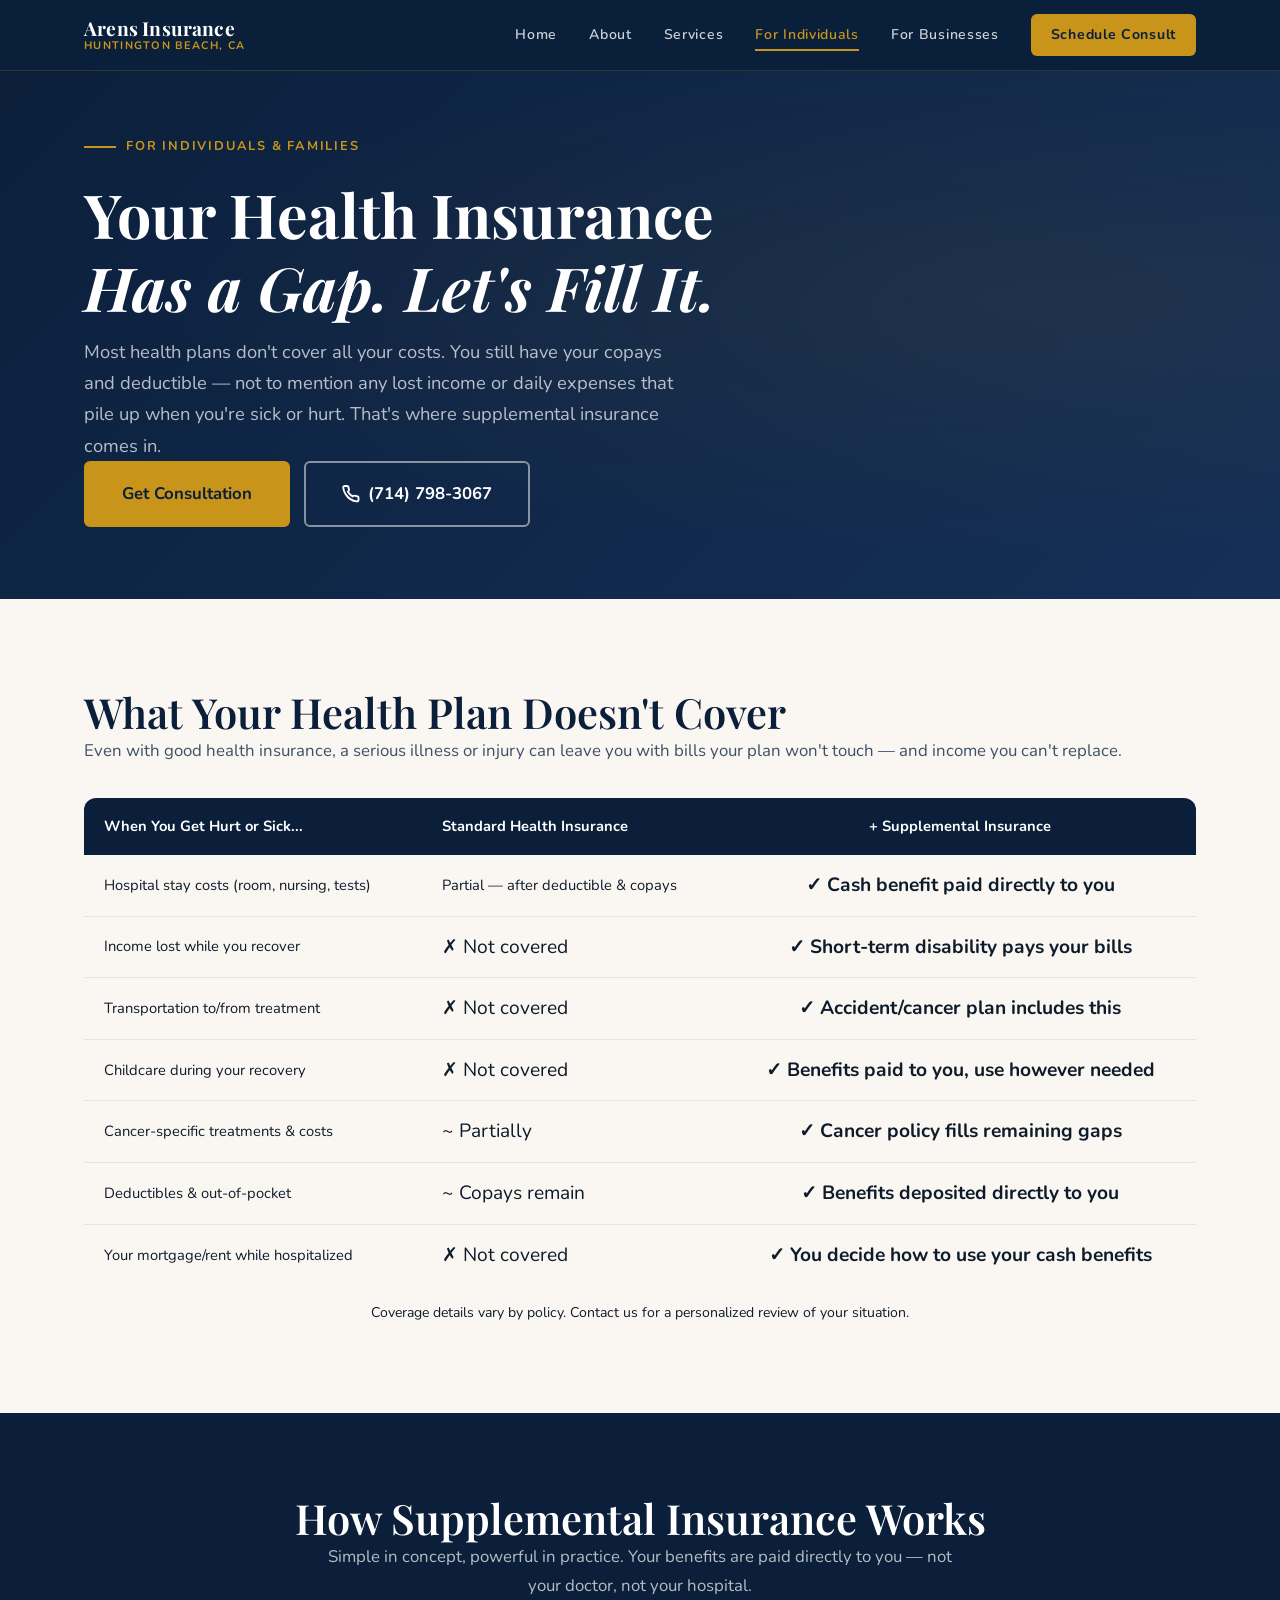
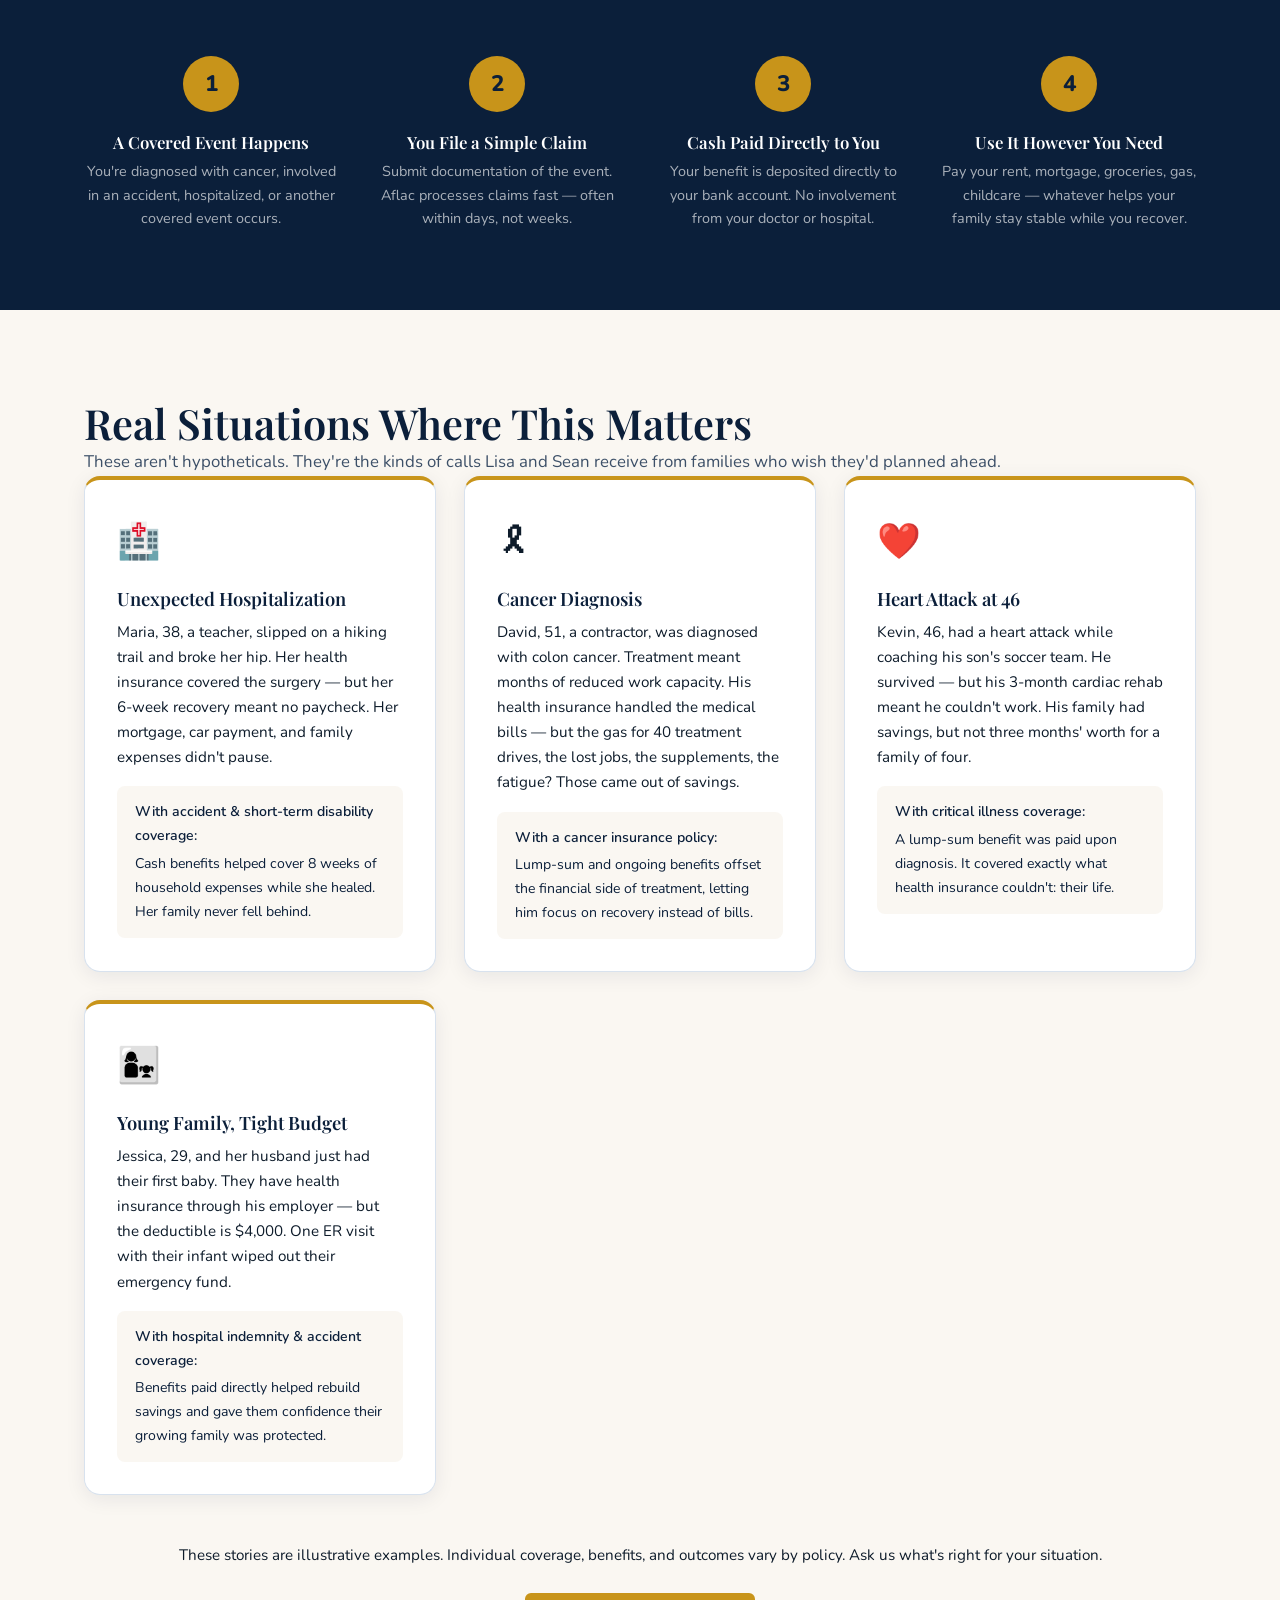
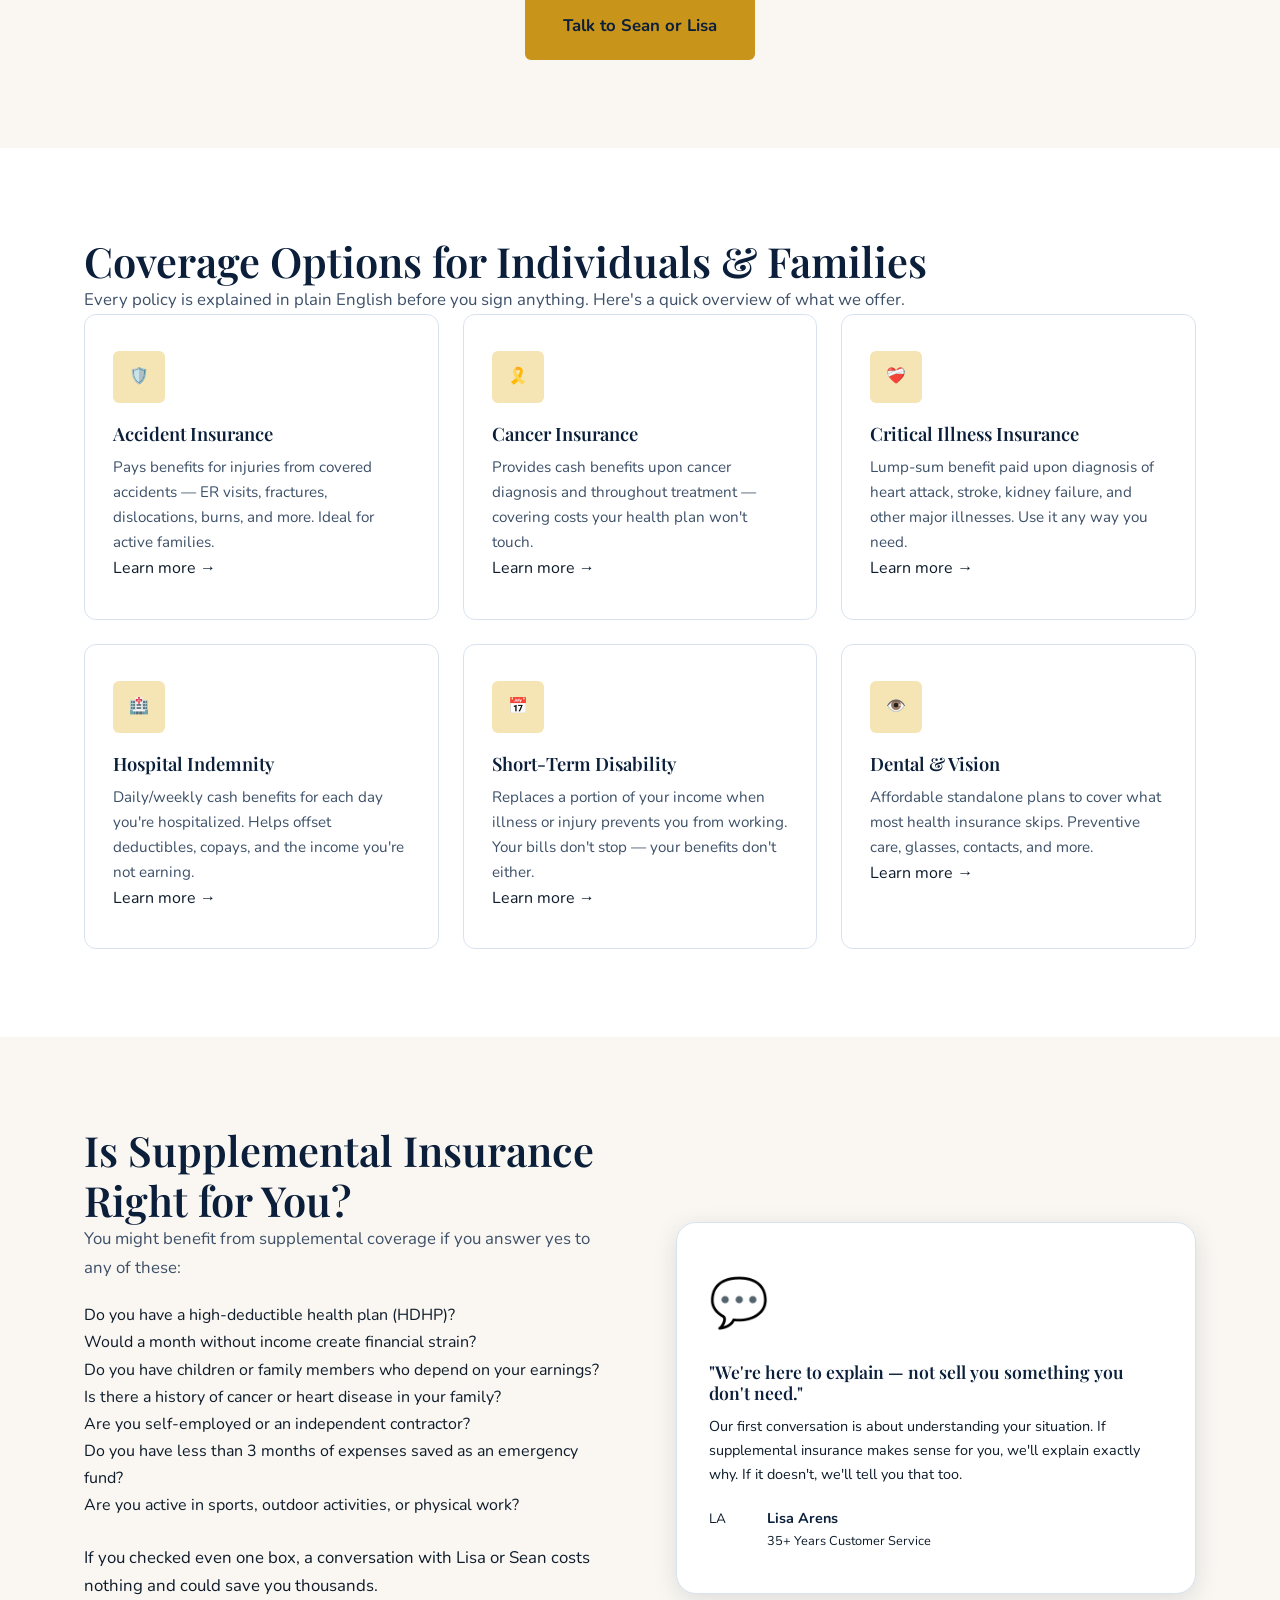
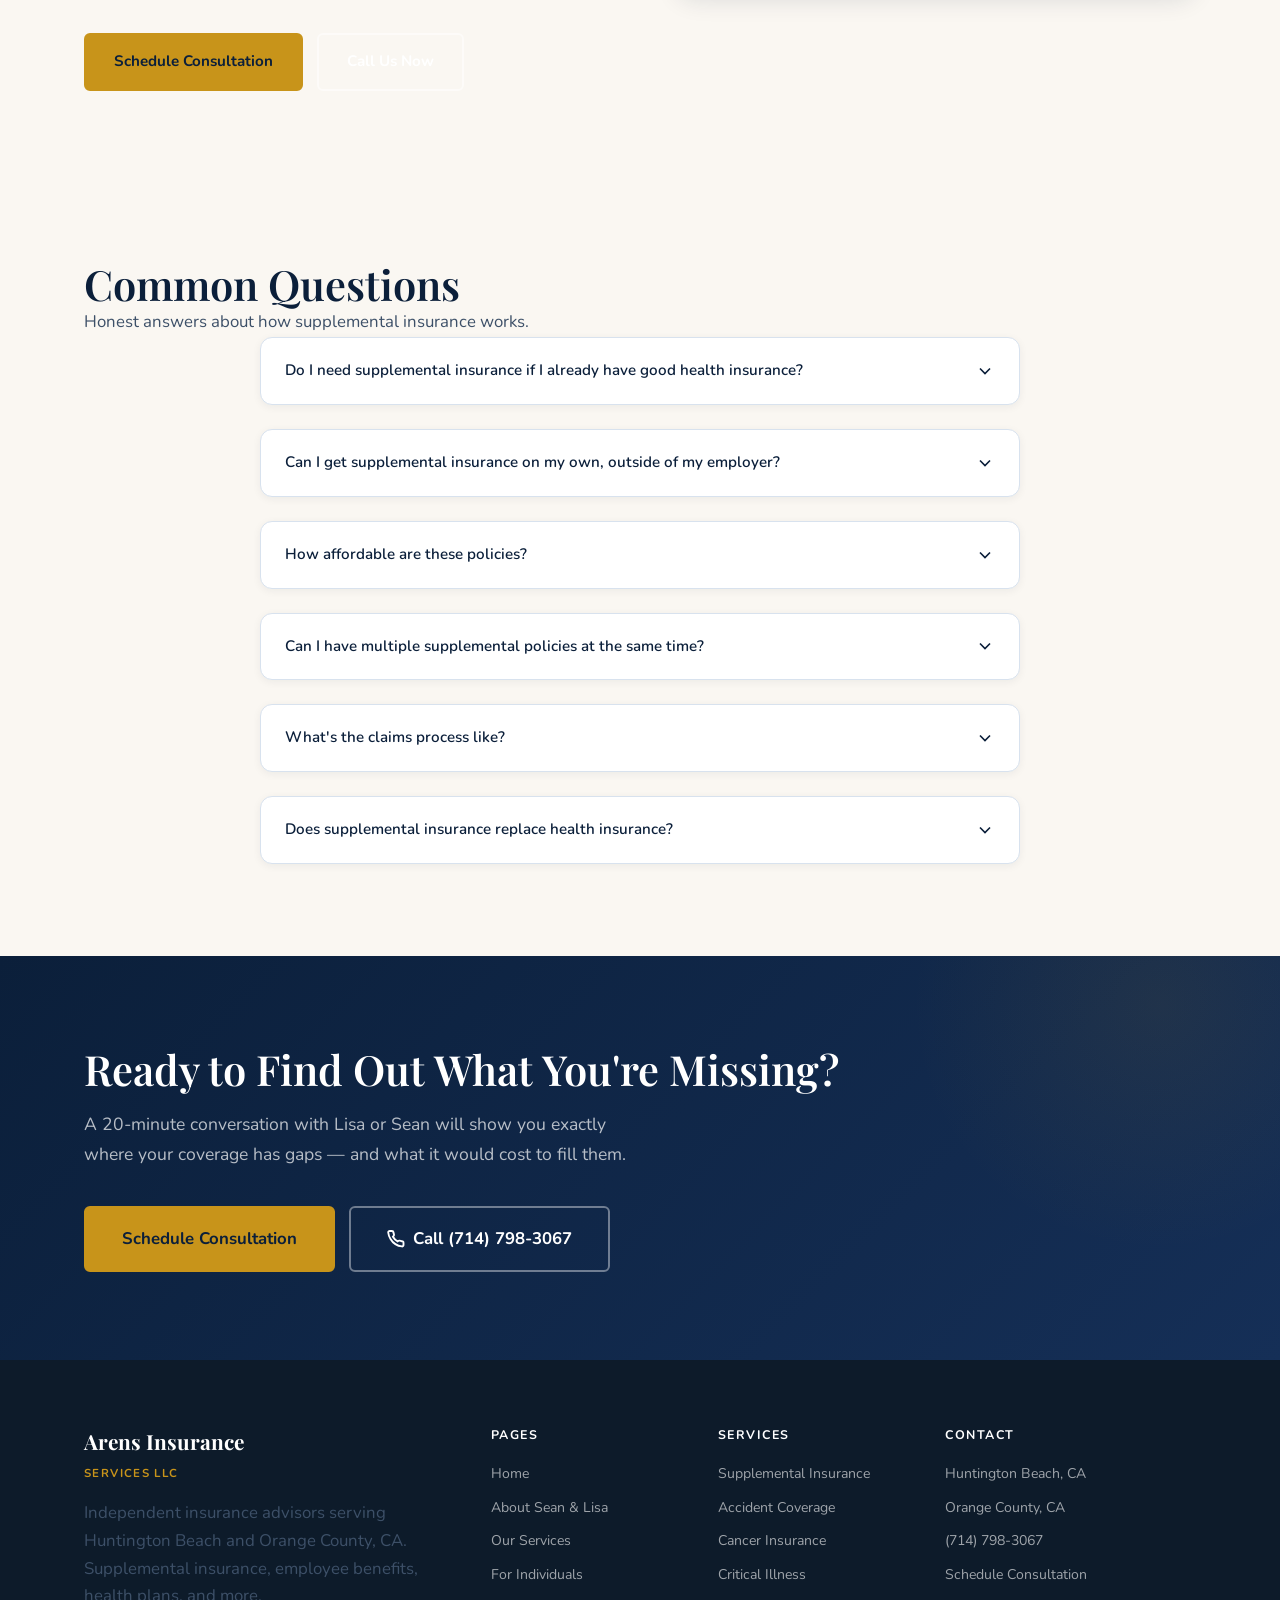
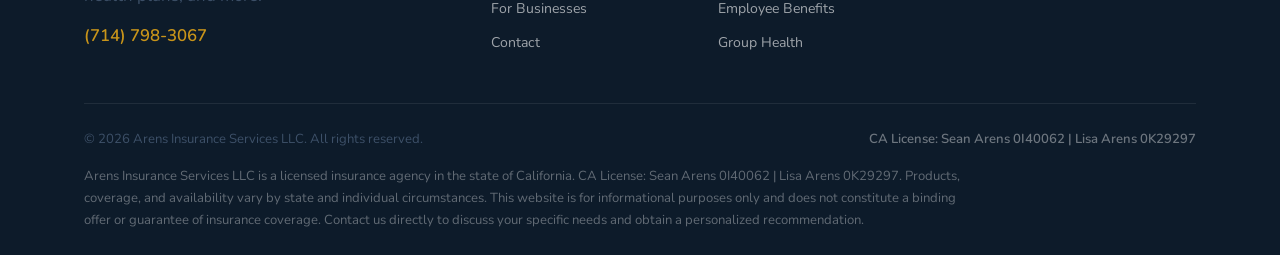
<file: individuals.html>
<!DOCTYPE html>
<html lang="en">
<head>
  <meta charset="UTF-8">
  <meta name="viewport" content="width=device-width, initial-scale=1.0">
  <meta name="description" content="Supplemental and health insurance for individuals and families in Huntington Beach & Orange County. Learn how Arens Insurance Services protects what matters most.">
  <title>For Individuals & Families | Arens Insurance Services</title>
  <link rel="stylesheet" href="styles.css">
  <style>
    /* Page-specific extras */
    .scenario-grid { display:grid; grid-template-columns:repeat(auto-fit,minmax(300px,1fr)); gap:28px; }
    .scenario-card { background:#fff; border-radius:16px; padding:32px; box-shadow:0 4px 20px rgba(11,31,58,.08); border-top:4px solid var(--amber); }
    .scenario-icon { font-size:2.2rem; margin-bottom:16px; }
    .scenario-card h3 { font-size:1.15rem; color:var(--navy); margin-bottom:10px; }
    .scenario-card p { color:var(--text-medium); font-size:.95rem; line-height:1.65; margin-bottom:16px; }
    .scenario-outcome { background:var(--cream); border-radius:8px; padding:14px 18px; font-size:.88rem; color:var(--navy); font-weight:600; }
    .scenario-outcome span { display:block; font-weight:400; color:var(--text-medium); margin-top:4px; }

    .how-works { background:var(--navy); color:#fff; padding:80px 0; }
    .how-works h2 { color:#fff; text-align:center; }
    .how-works .section-sub { color:rgba(255,255,255,.7); text-align:center; max-width:640px; margin:0 auto 56px; }
    .steps-grid { display:grid; grid-template-columns:repeat(auto-fit,minmax(220px,1fr)); gap:32px; }
    .step-card { text-align:center; }
    .step-num { width:56px; height:56px; border-radius:50%; background:var(--amber); color:var(--navy); font-size:1.4rem; font-weight:800; display:flex; align-items:center; justify-content:center; margin:0 auto 20px; }
    .step-card h4 { color:#fff; font-size:1.05rem; margin-bottom:8px; }
    .step-card p { color:rgba(255,255,255,.65); font-size:.9rem; line-height:1.6; }

    .coverage-compare { background:#fff; padding:80px 0; }
    .compare-table { width:100%; border-collapse:collapse; margin-top:32px; font-size:.92rem; }
    .compare-table th { background:var(--navy); color:#fff; padding:16px 20px; text-align:left; }
    .compare-table th:first-child { border-radius:12px 0 0 0; }
    .compare-table th:last-child { border-radius:0 12px 0 0; text-align:center; }
    .compare-table td { padding:14px 20px; border-bottom:1px solid #e8e2d9; color:var(--text-dark); }
    .compare-table td:last-child { text-align:center; }
    .compare-table tr:last-child td { border-bottom:none; }
    .compare-table tr:nth-child(even) td { background:#faf7f2; }
    .check-yes { color:#1a7a4a; font-size:1.2rem; font-weight:700; }
    .check-no { color:#c0392b; font-size:1.2rem; }
    .check-partial { color:#c8941a; font-size:1.2rem; }
    @media(max-width:700px){ .compare-table { display:block; overflow-x:auto; } }

    .faq-individual { background:var(--cream); padding:80px 0; }
    .faq-list { max-width:760px; margin:0 auto; }
    .faq-item { background:#fff; border-radius:12px; margin-bottom:12px; overflow:hidden; box-shadow:0 2px 8px rgba(11,31,58,.06); }
    .faq-q { padding:20px 24px; cursor:pointer; display:flex; justify-content:space-between; align-items:center; font-weight:600; color:var(--navy); font-size:.95rem; }
    .faq-q svg { flex-shrink:0; transition:transform .3s; }
    .faq-q.open svg { transform:rotate(180deg); }
    .faq-a { max-height:0; overflow:hidden; transition:max-height .35s ease, padding .35s; padding:0 24px; color:var(--text-medium); font-size:.92rem; line-height:1.7; }
    .faq-a.open { max-height:300px; padding:0 24px 20px; }
  </style>
</head>
<body>

<!-- NAV -->
<nav class="nav">
  <div class="container nav-inner">
    <a href="index.html" class="nav-logo">
      <span class="nav-logo-name">Arens Insurance</span>
      <span class="nav-logo-tagline">Huntington Beach, CA</span>
    </a>
    <div class="nav-links">
      <a href="index.html">Home</a>
      <a href="about.html">About</a>
      <a href="services.html">Services</a>
      <a href="individuals.html" class="active">For Individuals</a>
      <a href="businesses.html">For Businesses</a>
      <a href="https://calendly.com/sean_arens-us/30min" target="_blank" class="nav-cta">Schedule Consult</a>
    </div>
    <button class="hamburger" aria-label="Toggle menu">
      <span></span><span></span><span></span>
    </button>
  </div>
</nav>

<!-- PAGE HERO -->
<section class="page-hero">
  <div class="page-hero-bg"></div>
  <div class="container">
    <div class="page-hero-content animate-fade-up">
      <span class="hero-eyebrow">For Individuals &amp; Families</span>
      <h1>Your Health Insurance<br><em>Has a Gap. Let's Fill It.</em></h1>
      <p>Most health plans don't cover all your costs. You still have your copays and deductible — not to mention any lost income or daily expenses that pile up when you're sick or hurt. That's where supplemental insurance comes in.</p>
      <div class="btn-group">
        <a href="https://calendly.com/sean_arens-us/30min" target="_blank" class="btn btn-primary btn-lg">Get Consultation</a>
        <a href="tel:7147983067" class="btn btn-outline btn-lg">
          <svg width="18" height="18" viewBox="0 0 24 24" fill="none" stroke="currentColor" stroke-width="2.5"><path d="M22 16.92v3a2 2 0 0 1-2.18 2 19.79 19.79 0 0 1-8.63-3.07A19.5 19.5 0 0 1 4.69 12a19.79 19.79 0 0 1-3.07-8.67A2 2 0 0 1 3.6 1.28h3a2 2 0 0 1 2 1.72c.127.96.361 1.903.7 2.81a2 2 0 0 1-.45 2.11L7.91 8.96a16 16 0 0 0 6.29 6.29l.54-.54a2 2 0 0 1 2.11-.45c.907.339 1.85.573 2.81.7A2 2 0 0 1 22 16.92z"/></svg>
          (714) 798-3067
        </a>
      </div>
    </div>
  </div>
</section>

<!-- THE COVERAGE GAP EXPLAINER -->
<section class="section">
  <div class="container">
    <div class="section-header">
      <h2>What Your Health Plan Doesn't Cover</h2>
      <p class="section-sub">Even with good health insurance, a serious illness or injury can leave you with bills your plan won't touch — and income you can't replace.</p>
    </div>
    <div class="compare-table-wrap">
      <table class="compare-table">
        <thead>
          <tr>
            <th>When You Get Hurt or Sick...</th>
            <th>Standard Health Insurance</th>
            <th>+ Supplemental Insurance</th>
          </tr>
        </thead>
        <tbody>
          <tr>
            <td>Hospital stay costs (room, nursing, tests)</td>
            <td>Partial — after deductible &amp; copays</td>
            <td class="check-yes">✓ Cash benefit paid directly to you</td>
          </tr>
          <tr>
            <td>Income lost while you recover</td>
            <td class="check-no">✗ Not covered</td>
            <td class="check-yes">✓ Short-term disability pays your bills</td>
          </tr>
          <tr>
            <td>Transportation to/from treatment</td>
            <td class="check-no">✗ Not covered</td>
            <td class="check-yes">✓ Accident/cancer plan includes this</td>
          </tr>
          <tr>
            <td>Childcare during your recovery</td>
            <td class="check-no">✗ Not covered</td>
            <td class="check-yes">✓ Benefits paid to you, use however needed</td>
          </tr>
          <tr>
            <td>Cancer-specific treatments &amp; costs</td>
            <td class="check-partial">~ Partially</td>
            <td class="check-yes">✓ Cancer policy fills remaining gaps</td>
          </tr>
          <tr>
            <td>Deductibles &amp; out-of-pocket</td>
            <td class="check-partial">~ Copays remain</td>
            <td class="check-yes">✓ Benefits deposited directly to you</td>
          </tr>
          <tr>
            <td>Your mortgage/rent while hospitalized</td>
            <td class="check-no">✗ Not covered</td>
            <td class="check-yes">✓ You decide how to use your cash benefits</td>
          </tr>
        </tbody>
      </table>
    </div>
    <p style="text-align:center; color:var(--text-medium); font-size:.88rem; margin-top:16px;">Coverage details vary by policy. Contact us for a personalized review of your situation.</p>
  </div>
</section>

<!-- HOW IT WORKS -->
<section class="how-works">
  <div class="container">
    <h2>How Supplemental Insurance Works</h2>
    <p class="section-sub">Simple in concept, powerful in practice. Your benefits are paid directly to you — not your doctor, not your hospital.</p>
    <div class="steps-grid">
      <div class="step-card animate-fade-up">
        <div class="step-num">1</div>
        <h4>A Covered Event Happens</h4>
        <p>You're diagnosed with cancer, involved in an accident, hospitalized, or another covered event occurs.</p>
      </div>
      <div class="step-card animate-fade-up delay-1">
        <div class="step-num">2</div>
        <h4>You File a Simple Claim</h4>
        <p>Submit documentation of the event. Aflac processes claims fast — often within days, not weeks.</p>
      </div>
      <div class="step-card animate-fade-up delay-2">
        <div class="step-num">3</div>
        <h4>Cash Paid Directly to You</h4>
        <p>Your benefit is deposited directly to your bank account. No involvement from your doctor or hospital.</p>
      </div>
      <div class="step-card animate-fade-up delay-3">
        <div class="step-num">4</div>
        <h4>Use It However You Need</h4>
        <p>Pay your rent, mortgage, groceries, gas, childcare — whatever helps your family stay stable while you recover.</p>
      </div>
    </div>
  </div>
</section>

<!-- REAL SCENARIOS -->
<section class="section" style="background:var(--cream);">
  <div class="container">
    <div class="section-header">
      <h2>Real Situations Where This Matters</h2>
      <p class="section-sub">These aren't hypotheticals. They're the kinds of calls Lisa and Sean receive from families who wish they'd planned ahead.</p>
    </div>
    <div class="scenario-grid">
      <div class="scenario-card animate-fade-up">
        <div class="scenario-icon">🏥</div>
        <h3>Unexpected Hospitalization</h3>
        <p>Maria, 38, a teacher, slipped on a hiking trail and broke her hip. Her health insurance covered the surgery — but her 6-week recovery meant no paycheck. Her mortgage, car payment, and family expenses didn't pause.</p>
        <div class="scenario-outcome">
          With accident &amp; short-term disability coverage:
          <span>Cash benefits helped cover 8 weeks of household expenses while she healed. Her family never fell behind.</span>
        </div>
      </div>
      <div class="scenario-card animate-fade-up delay-1">
        <div class="scenario-icon">🎗</div>
        <h3>Cancer Diagnosis</h3>
        <p>David, 51, a contractor, was diagnosed with colon cancer. Treatment meant months of reduced work capacity. His health insurance handled the medical bills — but the gas for 40 treatment drives, the lost jobs, the supplements, the fatigue? Those came out of savings.</p>
        <div class="scenario-outcome">
          With a cancer insurance policy:
          <span>Lump-sum and ongoing benefits offset the financial side of treatment, letting him focus on recovery instead of bills.</span>
        </div>
      </div>
      <div class="scenario-card animate-fade-up delay-2">
        <div class="scenario-icon">❤️</div>
        <h3>Heart Attack at 46</h3>
        <p>Kevin, 46, had a heart attack while coaching his son's soccer team. He survived — but his 3-month cardiac rehab meant he couldn't work. His family had savings, but not three months' worth for a family of four.</p>
        <div class="scenario-outcome">
          With critical illness coverage:
          <span>A lump-sum benefit was paid upon diagnosis. It covered exactly what health insurance couldn't: their life.</span>
        </div>
      </div>
      <div class="scenario-card animate-fade-up delay-3">
        <div class="scenario-icon">👩‍👧</div>
        <h3>Young Family, Tight Budget</h3>
        <p>Jessica, 29, and her husband just had their first baby. They have health insurance through his employer — but the deductible is $4,000. One ER visit with their infant wiped out their emergency fund.</p>
        <div class="scenario-outcome">
          With hospital indemnity &amp; accident coverage:
          <span>Benefits paid directly helped rebuild savings and gave them confidence their growing family was protected.</span>
        </div>
      </div>
    </div>
    <div style="text-align:center; margin-top:48px;">
      <p style="color:var(--text-medium); margin-bottom:24px; font-size:.95rem;">These stories are illustrative examples. Individual coverage, benefits, and outcomes vary by policy. Ask us what's right for your situation.</p>
      <a href="contact.html" class="btn btn-primary btn-lg">Talk to Sean or Lisa</a>
    </div>
  </div>
</section>

<!-- PRODUCTS FOR INDIVIDUALS -->
<section class="section" style="background:#fff;">
  <div class="container">
    <div class="section-header">
      <h2>Coverage Options for Individuals &amp; Families</h2>
      <p class="section-sub">Every policy is explained in plain English before you sign anything. Here's a quick overview of what we offer.</p>
    </div>
    <div class="services-grid" style="grid-template-columns:repeat(auto-fit,minmax(280px,1fr));">
      <div class="service-card animate-fade-up">
        <div class="service-icon">🛡️</div>
        <h3>Accident Insurance</h3>
        <p>Pays benefits for injuries from covered accidents — ER visits, fractures, dislocations, burns, and more. Ideal for active families.</p>
        <a href="services.html" class="service-link">Learn more →</a>
      </div>
      <div class="service-card animate-fade-up delay-1">
        <div class="service-icon">🎗️</div>
        <h3>Cancer Insurance</h3>
        <p>Provides cash benefits upon cancer diagnosis and throughout treatment — covering costs your health plan won't touch.</p>
        <a href="services.html" class="service-link">Learn more →</a>
      </div>
      <div class="service-card animate-fade-up delay-2">
        <div class="service-icon">❤️‍🩹</div>
        <h3>Critical Illness Insurance</h3>
        <p>Lump-sum benefit paid upon diagnosis of heart attack, stroke, kidney failure, and other major illnesses. Use it any way you need.</p>
        <a href="services.html" class="service-link">Learn more →</a>
      </div>
      <div class="service-card animate-fade-up">
        <div class="service-icon">🏥</div>
        <h3>Hospital Indemnity</h3>
        <p>Daily/weekly cash benefits for each day you're hospitalized. Helps offset deductibles, copays, and the income you're not earning.</p>
        <a href="services.html" class="service-link">Learn more →</a>
      </div>
      <div class="service-card animate-fade-up delay-1">
        <div class="service-icon">📅</div>
        <h3>Short-Term Disability</h3>
        <p>Replaces a portion of your income when illness or injury prevents you from working. Your bills don't stop — your benefits don't either.</p>
        <a href="services.html" class="service-link">Learn more →</a>
      </div>
      <div class="service-card animate-fade-up delay-2">
        <div class="service-icon">👁️</div>
        <h3>Dental &amp; Vision</h3>
        <p>Affordable standalone plans to cover what most health insurance skips. Preventive care, glasses, contacts, and more.</p>
        <a href="services.html" class="service-link">Learn more →</a>
      </div>
    </div>
  </div>
</section>

<!-- WHO SHOULD CONSIDER THIS -->
<section class="section" style="background:var(--cream);">
  <div class="container">
    <div class="two-col">
      <div class="two-col-text animate-fade-up">
        <h2>Is Supplemental Insurance Right for You?</h2>
        <p>You might benefit from supplemental coverage if you answer yes to any of these:</p>
        <ul class="check-list" style="margin-top:20px;">
          <li>Do you have a high-deductible health plan (HDHP)?</li>
          <li>Would a month without income create financial strain?</li>
          <li>Do you have children or family members who depend on your earnings?</li>
          <li>Is there a history of cancer or heart disease in your family?</li>
          <li>Are you self-employed or an independent contractor?</li>
          <li>Do you have less than 3 months of expenses saved as an emergency fund?</li>
          <li>Are you active in sports, outdoor activities, or physical work?</li>
        </ul>
        <p style="margin-top:24px; color:var(--text-medium);">If you checked even one box, a conversation with Lisa or Sean costs nothing and could save you thousands.</p>
        <div class="btn-group" style="margin-top:32px;">
          <a href="https://calendly.com/sean_arens-us/30min" target="_blank" class="btn btn-primary">Schedule Consultation</a>
          <a href="tel:7147983067" class="btn btn-outline">Call Us Now</a>
        </div>
      </div>
      <div class="two-col-visual animate-fade-up delay-1">
        <div class="profile-card" style="padding:40px 32px;">
          <div style="font-size:3rem; margin-bottom:16px;">💬</div>
          <h3 style="color:var(--navy); font-size:1.1rem; margin-bottom:12px;">"We're here to explain — not sell you something you don't need."</h3>
          <p style="color:var(--text-medium); font-size:.9rem; line-height:1.65; margin-bottom:20px;">Our first conversation is about understanding your situation. If supplemental insurance makes sense for you, we'll explain exactly why. If it doesn't, we'll tell you that too.</p>
          <div style="display:flex; align-items:center; gap:14px;">
            <div class="profile-initials" style="width:44px; height:44px; font-size:.85rem;">LA</div>
            <div>
              <div style="font-weight:700; color:var(--navy); font-size:.9rem;">Lisa Arens</div>
              <div style="color:var(--text-medium); font-size:.8rem;">35+ Years Customer Service</div>
            </div>
          </div>
        </div>
      </div>
    </div>
  </div>
</section>

<!-- FAQ -->
<section class="faq-individual">
  <div class="container">
    <div class="section-header">
      <h2>Common Questions</h2>
      <p class="section-sub">Honest answers about how supplemental insurance works.</p>
    </div>
    <div class="faq-list">
      <div class="faq-item">
        <div class="faq-q">
          Do I need supplemental insurance if I already have good health insurance?
          <svg width="20" height="20" viewBox="0 0 24 24" fill="none" stroke="currentColor" stroke-width="2"><polyline points="6 9 12 15 18 9"/></svg>
        </div>
        <div class="faq-a">
          Health insurance covers medical care. Supplemental insurance covers your life — the income you lose, the bills that don't stop, the costs that aren't medical. Even with excellent health coverage, most people face significant out-of-pocket expenses during a serious illness or injury. Supplemental policies pay cash directly to you to cover those gaps.
        </div>
      </div>
      <div class="faq-item">
        <div class="faq-q">
          Can I get supplemental insurance on my own, outside of my employer?
          <svg width="20" height="20" viewBox="0 0 24 24" fill="none" stroke="currentColor" stroke-width="2"><polyline points="6 9 12 15 18 9"/></svg>
        </div>
        <div class="faq-a">
          Yes. You don't need to get it through an employer. Individual and family supplemental plans are available regardless of your employment status. This is especially valuable for the self-employed, freelancers, part-time workers, and anyone whose employer doesn't offer these benefits.
        </div>
      </div>
      <div class="faq-item">
        <div class="faq-q">
          How affordable are these policies?
          <svg width="20" height="20" viewBox="0 0 24 24" fill="none" stroke="currentColor" stroke-width="2"><polyline points="6 9 12 15 18 9"/></svg>
        </div>
        <div class="faq-a">
          Supplemental insurance is designed to be affordable — many policies are available for less than a daily cup of coffee. The right plan depends on your age, health, lifestyle, and the level of coverage you want. We'll always show you options at different price points and explain the trade-offs clearly before you decide anything.
        </div>
      </div>
      <div class="faq-item">
        <div class="faq-q">
          Can I have multiple supplemental policies at the same time?
          <svg width="20" height="20" viewBox="0 0 24 24" fill="none" stroke="currentColor" stroke-width="2"><polyline points="6 9 12 15 18 9"/></svg>
        </div>
        <div class="faq-a">
          Yes. Many families carry 2–3 supplemental policies (for example, accident + critical illness + short-term disability) because they cover different risk scenarios. We'll help you understand which combination makes sense for your specific situation without over-insuring or under-insuring.
        </div>
      </div>
      <div class="faq-item">
        <div class="faq-q">
          What's the claims process like?
          <svg width="20" height="20" viewBox="0 0 24 24" fill="none" stroke="currentColor" stroke-width="2"><polyline points="6 9 12 15 18 9"/></svg>
        </div>
        <div class="faq-a">
          Much simpler than traditional health insurance claims. For most Aflac policies, you submit documentation of the covered event, and Aflac processes and pays your claim directly — often within days. There's no negotiating with hospitals, no waiting for reimbursement from your health insurer. The benefit is paid to you to use as you see fit.
        </div>
      </div>
      <div class="faq-item">
        <div class="faq-q">
          Does supplemental insurance replace health insurance?
          <svg width="20" height="20" viewBox="0 0 24 24" fill="none" stroke="currentColor" stroke-width="2"><polyline points="6 9 12 15 18 9"/></svg>
        </div>
        <div class="faq-a">
          No — supplemental insurance is designed to work alongside your existing health coverage, not replace it. It fills the financial gaps that health insurance leaves behind. If you also need help finding or optimizing your health insurance plan, Lisa and Sean can assist with that too.
        </div>
      </div>
    </div>
  </div>
</section>

<!-- CTA SECTION -->
<section class="cta-section">
  <div class="container">
    <div class="cta-content">
      <h2>Ready to Find Out What You're Missing?</h2>
      <p>A 20-minute conversation with Lisa or Sean will show you exactly where your coverage has gaps — and what it would cost to fill them.</p>
      <div class="btn-group">
        <a href="https://calendly.com/sean_arens-us/30min" target="_blank" class="btn btn-primary btn-lg">Schedule Consultation</a>
        <a href="tel:7147983067" class="btn btn-outline btn-lg" style="border-color:rgba(255,255,255,.4); color:#fff;">
          <svg width="18" height="18" viewBox="0 0 24 24" fill="none" stroke="currentColor" stroke-width="2.5"><path d="M22 16.92v3a2 2 0 0 1-2.18 2 19.79 19.79 0 0 1-8.63-3.07A19.5 19.5 0 0 1 4.69 12a19.79 19.79 0 0 1-3.07-8.67A2 2 0 0 1 3.6 1.28h3a2 2 0 0 1 2 1.72c.127.96.361 1.903.7 2.81a2 2 0 0 1-.45 2.11L7.91 8.96a16 16 0 0 0 6.29 6.29l.54-.54a2 2 0 0 1 2.11-.45c.907.339 1.85.573 2.81.7A2 2 0 0 1 22 16.92z"/></svg>
          Call (714) 798-3067
        </a>
      </div>
    </div>
  </div>
</section>

<!-- FOOTER -->
<footer class="footer">
  <div class="container">
    <div class="footer-grid">
      <div class="footer-brand">
        <div class="footer-logo-name">Arens Insurance</div>
        <div class="footer-logo-tagline">Services LLC</div>
        <p>Independent insurance advisors serving Huntington Beach and Orange County, CA. Supplemental insurance, employee benefits, health plans, and more.</p>
        <p style="margin-top:12px"><a href="tel:7147983067" style="color:var(--amber);font-weight:600">(714) 798-3067</a></p>
      </div>
      <div class="footer-col">
        <h5>Pages</h5>
        <ul>
          <li><a href="index.html">Home</a></li>
          <li><a href="about.html">About Sean &amp; Lisa</a></li>
          <li><a href="services.html">Our Services</a></li>
          <li><a href="individuals.html">For Individuals</a></li>
          <li><a href="businesses.html">For Businesses</a></li>
          <li><a href="contact.html">Contact</a></li>
        </ul>
      </div>
      <div class="footer-col">
        <h5>Services</h5>
        <ul>
          <li><a href="services.html">Supplemental Insurance</a></li>
          <li><a href="services.html">Accident Coverage</a></li>
          <li><a href="services.html">Cancer Insurance</a></li>
          <li><a href="services.html">Critical Illness</a></li>
          <li><a href="services.html">Employee Benefits</a></li>
          <li><a href="services.html">Group Health</a></li>
        </ul>
      </div>
      <div class="footer-col">
        <h5>Contact</h5>
        <ul>
          <li style="color:rgba(255,255,255,.6)">Huntington Beach, CA</li>
          <li style="color:rgba(255,255,255,.6)">Orange County, CA</li>
          <li><a href="tel:7147983067">(714) 798-3067</a></li>
          <li><a href="https://calendly.com/sean_arens-us/30min" target="_blank">Schedule Consultation</a></li>
        </ul>
      </div>
    </div>
    <div class="footer-bottom">
      <div class="footer-bottom-row">
        <p>© 2026 Arens Insurance Services LLC. All rights reserved.</p>
        <span class="footer-license">CA License: Sean Arens 0I40062 | Lisa Arens 0K29297</span>
      </div>
      <p class="footer-disclaimer">
        Arens Insurance Services LLC is a licensed insurance agency in the state of California. CA License: Sean Arens 0I40062 | Lisa Arens 0K29297. Products, coverage, and availability vary by state and individual circumstances. This website is for informational purposes only and does not constitute a binding offer or guarantee of insurance coverage. Contact us directly to discuss your specific needs and obtain a personalized recommendation.
      </p>
    </div>
  </div>
</footer>

<script src="script.js"></script>
</body>
</html>
</file>
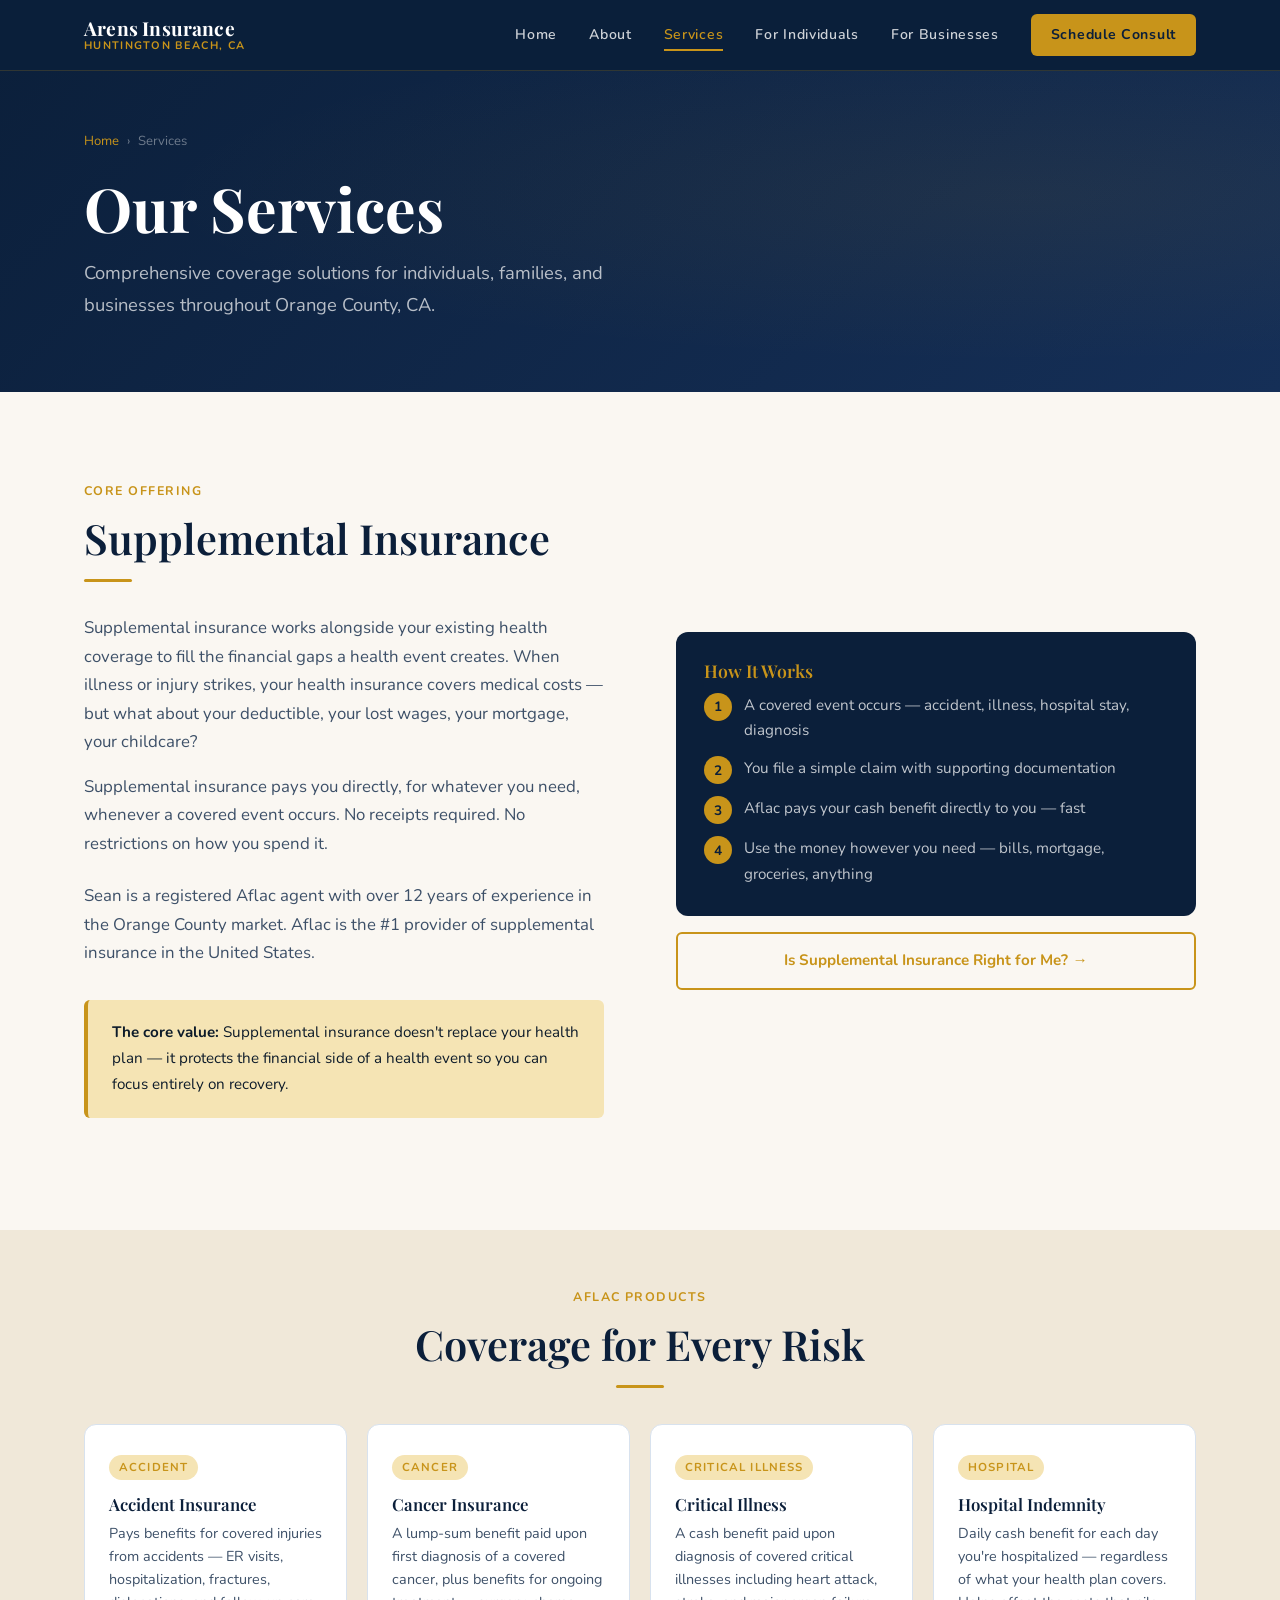
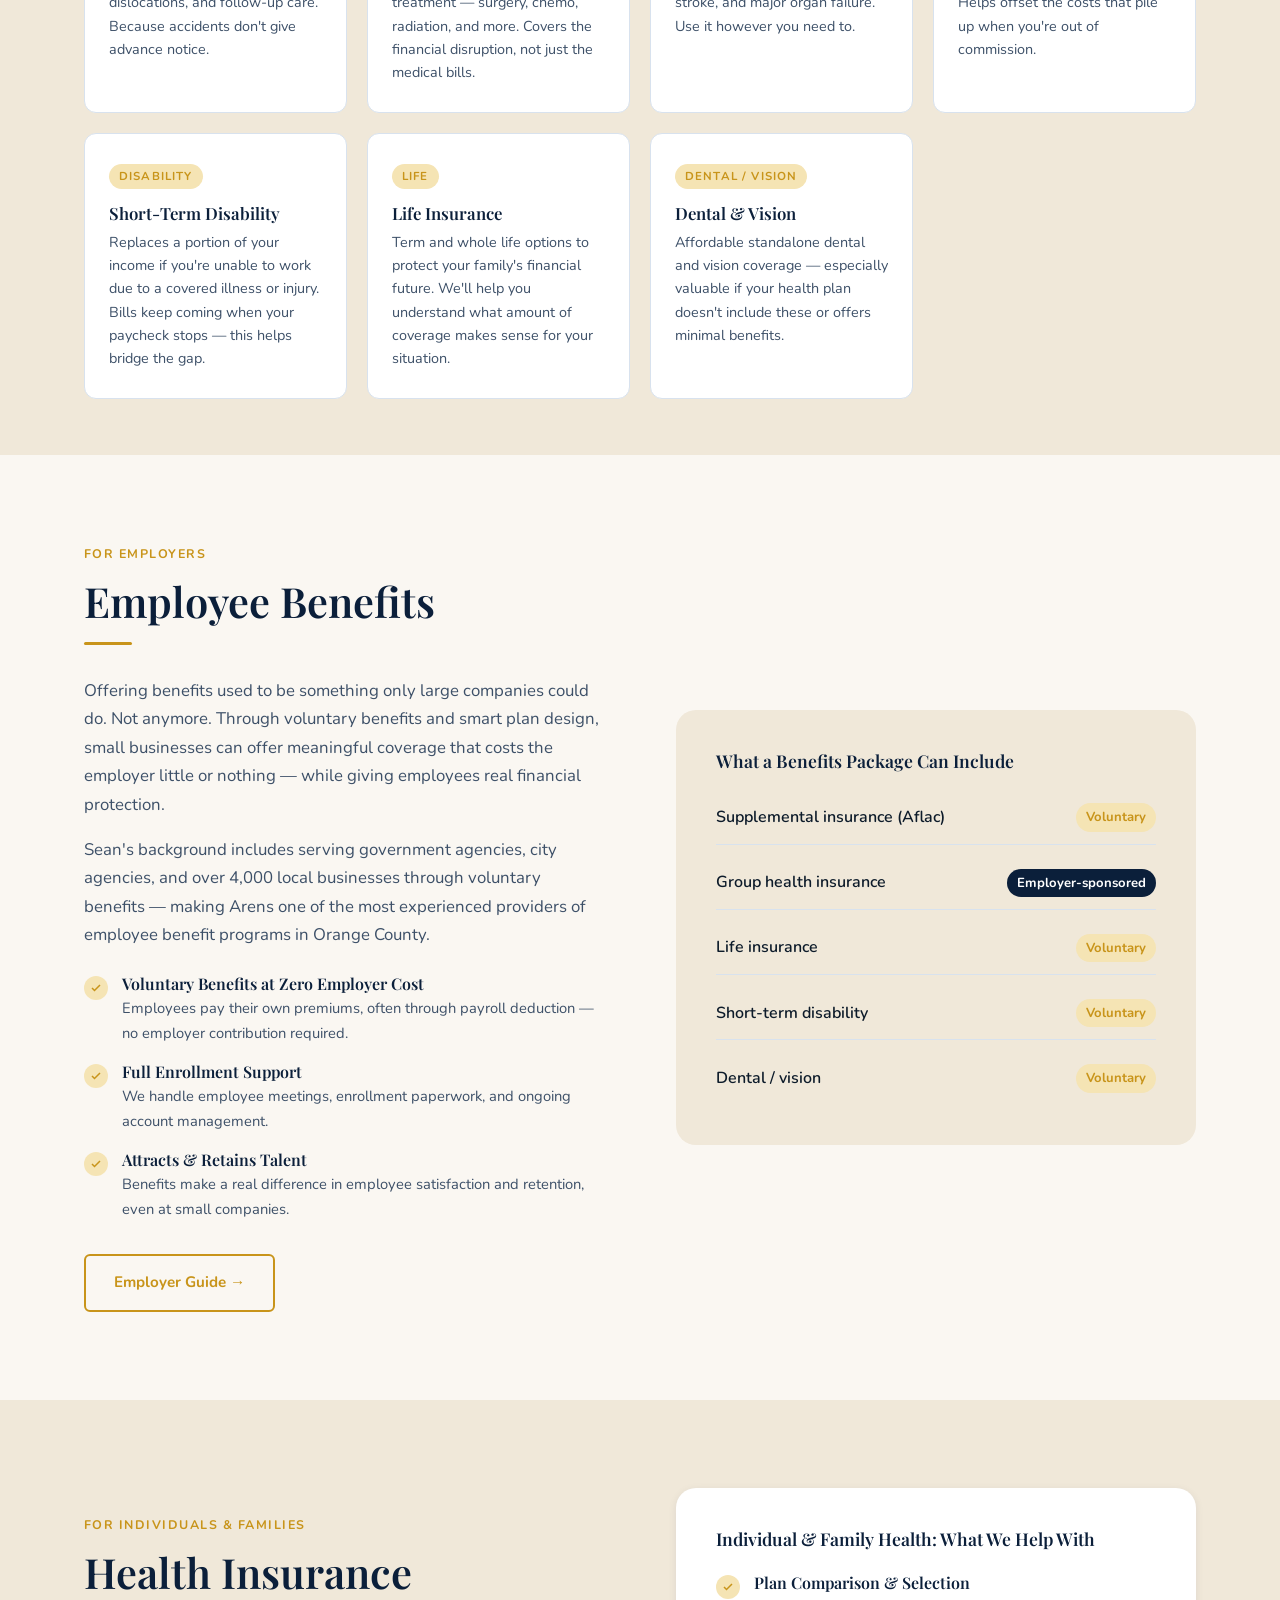
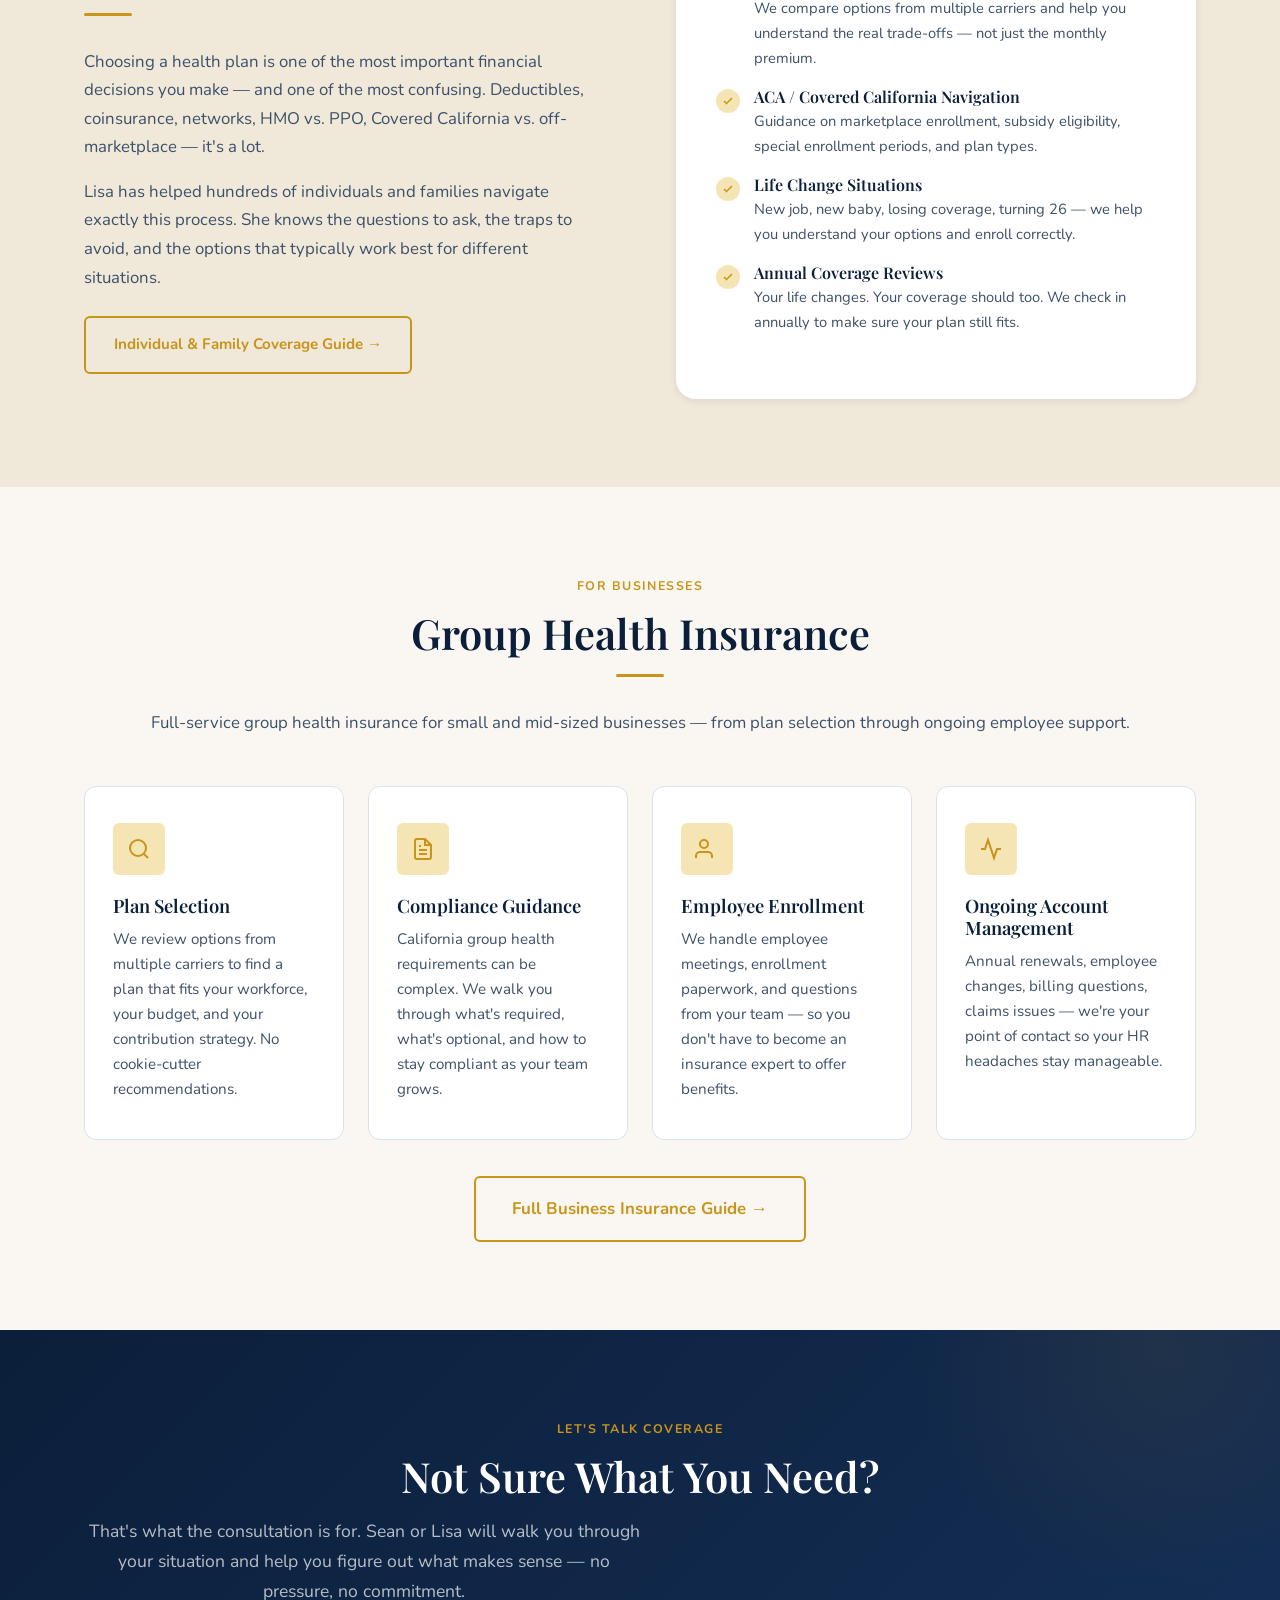
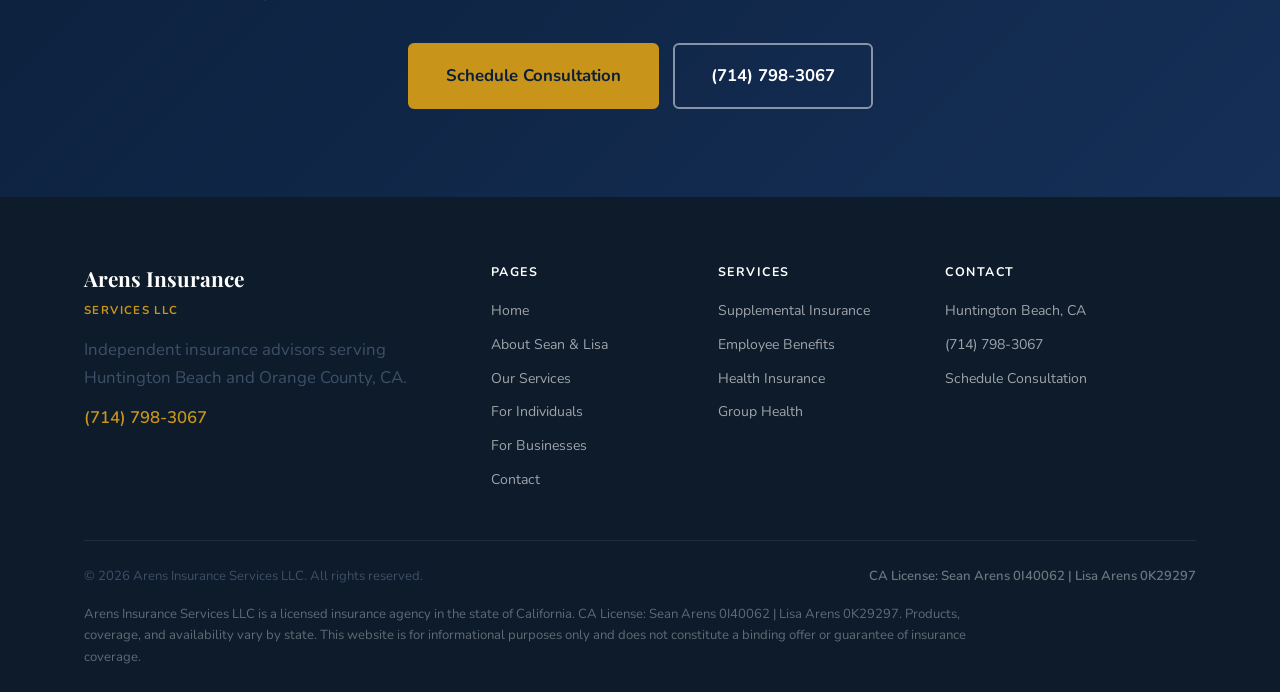
<file: services.html>
<!DOCTYPE html>
<html lang="en">
<head>
  <meta charset="UTF-8">
  <meta name="viewport" content="width=device-width, initial-scale=1.0">
  <meta name="description" content="Arens Insurance Services offers supplemental insurance (Aflac), employee benefits, individual and family health insurance, and group health plans. Serving Orange County, CA.">
  <title>Services | Arens Insurance Services</title>
  <link rel="stylesheet" href="styles.css">
</head>
<body>

<nav class="nav">
  <div class="container nav-inner">
    <a href="index.html" class="nav-logo">
      <span class="nav-logo-name">Arens Insurance</span>
      <span class="nav-logo-tagline">Huntington Beach, CA</span>
    </a>
    <div class="nav-links">
      <a href="index.html">Home</a>
      <a href="about.html">About</a>
      <a href="services.html">Services</a>
      <a href="individuals.html">For Individuals</a>
      <a href="businesses.html">For Businesses</a>
      <a href="https://calendly.com/sean_arens-us/30min" target="_blank" class="nav-cta">Schedule Consult</a>
    </div>
    <button class="hamburger" aria-label="Toggle menu"><span></span><span></span><span></span></button>
  </div>
</nav>

<section class="page-hero">
  <div class="container page-hero-inner">
    <nav class="breadcrumb"><a href="index.html">Home</a><span>›</span><span>Services</span></nav>
    <h1>Our Services</h1>
    <p>Comprehensive coverage solutions for individuals, families, and businesses throughout Orange County, CA.</p>
  </div>
</section>

<!-- SUPPLEMENTAL INSURANCE -->
<section class="section" id="supplemental">
  <div class="container">
    <div class="two-col">
      <div>
        <span class="section-label">Core Offering</span>
        <h2 class="section-title">Supplemental Insurance</h2>
        <div class="divider"></div>
        <p style="margin-bottom:16px">
          Supplemental insurance works alongside your existing health coverage to fill the financial gaps a health event creates. When illness or injury strikes, your health insurance covers medical costs — but what about your deductible, your lost wages, your mortgage, your childcare?
        </p>
        <p style="margin-bottom:24px">
          Supplemental insurance pays you directly, for whatever you need, whenever a covered event occurs. No receipts required. No restrictions on how you spend it.
        </p>
        <p style="margin-bottom:32px">Sean is a registered Aflac agent with over 12 years of experience in the Orange County market. Aflac is the #1 provider of supplemental insurance in the United States.</p>
        <div class="callout">
          <p><strong>The core value:</strong> Supplemental insurance doesn't replace your health plan — it protects the financial side of a health event so you can focus entirely on recovery.</p>
        </div>
      </div>
      <div style="display:flex;flex-direction:column;gap:16px">
        <div style="background:var(--navy);border-radius:var(--radius-md);padding:28px;color:var(--warm-white)">
          <h4 style="color:var(--amber);margin-bottom:12px">How It Works</h4>
          <div style="display:flex;flex-direction:column;gap:12px">
            <div style="display:flex;gap:12px;align-items:flex-start">
              <div style="width:28px;height:28px;background:var(--amber);border-radius:50%;display:flex;align-items:center;justify-content:center;font-weight:700;font-size:.85rem;color:var(--navy);flex-shrink:0">1</div>
              <p style="color:rgba(255,255,255,.75);font-size:.95rem;margin:0">A covered event occurs — accident, illness, hospital stay, diagnosis</p>
            </div>
            <div style="display:flex;gap:12px;align-items:flex-start">
              <div style="width:28px;height:28px;background:var(--amber);border-radius:50%;display:flex;align-items:center;justify-content:center;font-weight:700;font-size:.85rem;color:var(--navy);flex-shrink:0">2</div>
              <p style="color:rgba(255,255,255,.75);font-size:.95rem;margin:0">You file a simple claim with supporting documentation</p>
            </div>
            <div style="display:flex;gap:12px;align-items:flex-start">
              <div style="width:28px;height:28px;background:var(--amber);border-radius:50%;display:flex;align-items:center;justify-content:center;font-weight:700;font-size:.85rem;color:var(--navy);flex-shrink:0">3</div>
              <p style="color:rgba(255,255,255,.75);font-size:.95rem;margin:0">Aflac pays your cash benefit directly to you — fast</p>
            </div>
            <div style="display:flex;gap:12px;align-items:flex-start">
              <div style="width:28px;height:28px;background:var(--amber);border-radius:50%;display:flex;align-items:center;justify-content:center;font-weight:700;font-size:.85rem;color:var(--navy);flex-shrink:0">4</div>
              <p style="color:rgba(255,255,255,.75);font-size:.95rem;margin:0">Use the money however you need — bills, mortgage, groceries, anything</p>
            </div>
          </div>
        </div>
        <a href="individuals.html" class="btn btn-outline-amber" style="text-align:center;justify-content:center">Is Supplemental Insurance Right for Me? →</a>
      </div>
    </div>
  </div>
</section>

<!-- AFLAC PRODUCTS GRID -->
<section class="section-sm section-sand">
  <div class="container">
    <div class="text-center" style="margin-bottom:36px">
      <span class="section-label">Aflac Products</span>
      <h2 class="section-title">Coverage for Every Risk</h2>
      <div class="divider divider-center"></div>
    </div>
    <div class="products-grid">
      <div class="product-card">
        <div class="product-badge">Accident</div>
        <h4>Accident Insurance</h4>
        <p>Pays benefits for covered injuries from accidents — ER visits, hospitalization, fractures, dislocations, and follow-up care. Because accidents don't give advance notice.</p>
      </div>
      <div class="product-card">
        <div class="product-badge">Cancer</div>
        <h4>Cancer Insurance</h4>
        <p>A lump-sum benefit paid upon first diagnosis of a covered cancer, plus benefits for ongoing treatment — surgery, chemo, radiation, and more. Covers the financial disruption, not just the medical bills.</p>
      </div>
      <div class="product-card">
        <div class="product-badge">Critical Illness</div>
        <h4>Critical Illness</h4>
        <p>A cash benefit paid upon diagnosis of covered critical illnesses including heart attack, stroke, and major organ failure. Use it however you need to.</p>
      </div>
      <div class="product-card">
        <div class="product-badge">Hospital</div>
        <h4>Hospital Indemnity</h4>
        <p>Daily cash benefit for each day you're hospitalized — regardless of what your health plan covers. Helps offset the costs that pile up when you're out of commission.</p>
      </div>
      <div class="product-card">
        <div class="product-badge">Disability</div>
        <h4>Short-Term Disability</h4>
        <p>Replaces a portion of your income if you're unable to work due to a covered illness or injury. Bills keep coming when your paycheck stops — this helps bridge the gap.</p>
      </div>
      <div class="product-card">
        <div class="product-badge">Life</div>
        <h4>Life Insurance</h4>
        <p>Term and whole life options to protect your family's financial future. We'll help you understand what amount of coverage makes sense for your situation.</p>
      </div>
      <div class="product-card">
        <div class="product-badge">Dental / Vision</div>
        <h4>Dental &amp; Vision</h4>
        <p>Affordable standalone dental and vision coverage — especially valuable if your health plan doesn't include these or offers minimal benefits.</p>
      </div>
    </div>
  </div>
</section>

<!-- EMPLOYEE BENEFITS -->
<section class="section" id="benefits">
  <div class="container">
    <div class="two-col">
      <div>
        <span class="section-label">For Employers</span>
        <h2 class="section-title">Employee Benefits</h2>
        <div class="divider"></div>
        <p style="margin-bottom:16px">
          Offering benefits used to be something only large companies could do. Not anymore. Through voluntary benefits and smart plan design, small businesses can offer meaningful coverage that costs the employer little or nothing — while giving employees real financial protection.
        </p>
        <p style="margin-bottom:24px">
          Sean's background includes serving government agencies, city agencies, and over 4,000 local businesses through voluntary benefits — making Arens one of the most experienced providers of employee benefit programs in Orange County.
        </p>
        <div class="feature-list">
          <div class="feature-item">
            <div class="feature-check"><svg width="12" height="12" viewBox="0 0 24 24" fill="none" stroke="currentColor" stroke-width="3"><polyline points="20 6 9 17 4 12"/></svg></div>
            <div class="feature-item-content">
              <h4>Voluntary Benefits at Zero Employer Cost</h4>
              <p>Employees pay their own premiums, often through payroll deduction — no employer contribution required.</p>
            </div>
          </div>
          <div class="feature-item">
            <div class="feature-check"><svg width="12" height="12" viewBox="0 0 24 24" fill="none" stroke="currentColor" stroke-width="3"><polyline points="20 6 9 17 4 12"/></svg></div>
            <div class="feature-item-content">
              <h4>Full Enrollment Support</h4>
              <p>We handle employee meetings, enrollment paperwork, and ongoing account management.</p>
            </div>
          </div>
          <div class="feature-item">
            <div class="feature-check"><svg width="12" height="12" viewBox="0 0 24 24" fill="none" stroke="currentColor" stroke-width="3"><polyline points="20 6 9 17 4 12"/></svg></div>
            <div class="feature-item-content">
              <h4>Attracts &amp; Retains Talent</h4>
              <p>Benefits make a real difference in employee satisfaction and retention, even at small companies.</p>
            </div>
          </div>
        </div>
        <a href="businesses.html" class="btn btn-outline-amber" style="margin-top:8px">Employer Guide →</a>
      </div>
      <div style="background:var(--sand);border-radius:var(--radius-lg);padding:40px">
        <h4 style="margin-bottom:20px">What a Benefits Package Can Include</h4>
        <div style="display:flex;flex-direction:column;gap:12px">
          <div style="display:flex;justify-content:space-between;align-items:center;padding:12px 0;border-bottom:1px solid var(--border)">
            <span style="font-weight:600;color:var(--text-dark)">Supplemental insurance (Aflac)</span>
            <span style="font-size:.82rem;font-weight:700;background:var(--amber-pale);color:var(--amber);padding:3px 10px;border-radius:20px">Voluntary</span>
          </div>
          <div style="display:flex;justify-content:space-between;align-items:center;padding:12px 0;border-bottom:1px solid var(--border)">
            <span style="font-weight:600;color:var(--text-dark)">Group health insurance</span>
            <span style="font-size:.82rem;font-weight:700;background:var(--navy);color:var(--warm-white);padding:3px 10px;border-radius:20px">Employer-sponsored</span>
          </div>
          <div style="display:flex;justify-content:space-between;align-items:center;padding:12px 0;border-bottom:1px solid var(--border)">
            <span style="font-weight:600;color:var(--text-dark)">Life insurance</span>
            <span style="font-size:.82rem;font-weight:700;background:var(--amber-pale);color:var(--amber);padding:3px 10px;border-radius:20px">Voluntary</span>
          </div>
          <div style="display:flex;justify-content:space-between;align-items:center;padding:12px 0;border-bottom:1px solid var(--border)">
            <span style="font-weight:600;color:var(--text-dark)">Short-term disability</span>
            <span style="font-size:.82rem;font-weight:700;background:var(--amber-pale);color:var(--amber);padding:3px 10px;border-radius:20px">Voluntary</span>
          </div>
          <div style="display:flex;justify-content:space-between;align-items:center;padding:12px 0">
            <span style="font-weight:600;color:var(--text-dark)">Dental / vision</span>
            <span style="font-size:.82rem;font-weight:700;background:var(--amber-pale);color:var(--amber);padding:3px 10px;border-radius:20px">Voluntary</span>
          </div>
        </div>
      </div>
    </div>
  </div>
</section>

<!-- HEALTH INSURANCE -->
<section class="section section-sand" id="health">
  <div class="container">
    <div class="two-col reverse">
      <div style="background:var(--warm-white);border-radius:var(--radius-lg);padding:40px;box-shadow:var(--shadow-sm)">
        <h4 style="margin-bottom:20px">Individual &amp; Family Health: What We Help With</h4>
        <div class="feature-list">
          <div class="feature-item">
            <div class="feature-check"><svg width="12" height="12" viewBox="0 0 24 24" fill="none" stroke="currentColor" stroke-width="3"><polyline points="20 6 9 17 4 12"/></svg></div>
            <div class="feature-item-content">
              <h4>Plan Comparison &amp; Selection</h4>
              <p>We compare options from multiple carriers and help you understand the real trade-offs — not just the monthly premium.</p>
            </div>
          </div>
          <div class="feature-item">
            <div class="feature-check"><svg width="12" height="12" viewBox="0 0 24 24" fill="none" stroke="currentColor" stroke-width="3"><polyline points="20 6 9 17 4 12"/></svg></div>
            <div class="feature-item-content">
              <h4>ACA / Covered California Navigation</h4>
              <p>Guidance on marketplace enrollment, subsidy eligibility, special enrollment periods, and plan types.</p>
            </div>
          </div>
          <div class="feature-item">
            <div class="feature-check"><svg width="12" height="12" viewBox="0 0 24 24" fill="none" stroke="currentColor" stroke-width="3"><polyline points="20 6 9 17 4 12"/></svg></div>
            <div class="feature-item-content">
              <h4>Life Change Situations</h4>
              <p>New job, new baby, losing coverage, turning 26 — we help you understand your options and enroll correctly.</p>
            </div>
          </div>
          <div class="feature-item">
            <div class="feature-check"><svg width="12" height="12" viewBox="0 0 24 24" fill="none" stroke="currentColor" stroke-width="3"><polyline points="20 6 9 17 4 12"/></svg></div>
            <div class="feature-item-content">
              <h4>Annual Coverage Reviews</h4>
              <p>Your life changes. Your coverage should too. We check in annually to make sure your plan still fits.</p>
            </div>
          </div>
        </div>
      </div>
      <div>
        <span class="section-label">For Individuals &amp; Families</span>
        <h2 class="section-title">Health Insurance</h2>
        <div class="divider"></div>
        <p style="margin-bottom:16px">
          Choosing a health plan is one of the most important financial decisions you make — and one of the most confusing. Deductibles, coinsurance, networks, HMO vs. PPO, Covered California vs. off-marketplace — it's a lot.
        </p>
        <p style="margin-bottom:24px">
          Lisa has helped hundreds of individuals and families navigate exactly this process. She knows the questions to ask, the traps to avoid, and the options that typically work best for different situations.
        </p>
        <a href="individuals.html" class="btn btn-outline-amber">Individual &amp; Family Coverage Guide →</a>
      </div>
    </div>
  </div>
</section>

<!-- GROUP HEALTH -->
<section class="section" id="group">
  <div class="container">
    <div class="text-center" style="margin-bottom:48px">
      <span class="section-label">For Businesses</span>
      <h2 class="section-title">Group Health Insurance</h2>
      <div class="divider divider-center"></div>
      <p>Full-service group health insurance for small and mid-sized businesses — from plan selection through ongoing employee support.</p>
    </div>
    <div style="display:grid;grid-template-columns:repeat(auto-fit,minmax(260px,1fr));gap:24px">
      <div class="service-card">
        <div class="service-icon"><svg width="24" height="24" viewBox="0 0 24 24" fill="none" stroke="currentColor" stroke-width="2"><circle cx="11" cy="11" r="8"/><line x1="21" y1="21" x2="16.65" y2="16.65"/></svg></div>
        <h3>Plan Selection</h3>
        <p>We review options from multiple carriers to find a plan that fits your workforce, your budget, and your contribution strategy. No cookie-cutter recommendations.</p>
      </div>
      <div class="service-card">
        <div class="service-icon"><svg width="24" height="24" viewBox="0 0 24 24" fill="none" stroke="currentColor" stroke-width="2"><path d="M14 2H6a2 2 0 0 0-2 2v16a2 2 0 0 0 2 2h12a2 2 0 0 0 2-2V8z"/><polyline points="14 2 14 8 20 8"/><line x1="16" y1="13" x2="8" y2="13"/><line x1="16" y1="17" x2="8" y2="17"/><polyline points="10 9 9 9 8 9"/></svg></div>
        <h3>Compliance Guidance</h3>
        <p>California group health requirements can be complex. We walk you through what's required, what's optional, and how to stay compliant as your team grows.</p>
      </div>
      <div class="service-card">
        <div class="service-icon"><svg width="24" height="24" viewBox="0 0 24 24" fill="none" stroke="currentColor" stroke-width="2"><path d="M17 21v-2a4 4 0 0 0-4-4H5a4 4 0 0 0-4 4v2"/><circle cx="9" cy="7" r="4"/></svg></div>
        <h3>Employee Enrollment</h3>
        <p>We handle employee meetings, enrollment paperwork, and questions from your team — so you don't have to become an insurance expert to offer benefits.</p>
      </div>
      <div class="service-card">
        <div class="service-icon"><svg width="24" height="24" viewBox="0 0 24 24" fill="none" stroke="currentColor" stroke-width="2"><path d="M22 12h-4l-3 9L9 3l-3 9H2"/></svg></div>
        <h3>Ongoing Account Management</h3>
        <p>Annual renewals, employee changes, billing questions, claims issues — we're your point of contact so your HR headaches stay manageable.</p>
      </div>
    </div>
    <div style="text-align:center;margin-top:36px">
      <a href="businesses.html" class="btn btn-outline-amber btn-lg">Full Business Insurance Guide →</a>
    </div>
  </div>
</section>

<!-- CTA -->
<section class="cta-section">
  <div class="container text-center">
    <div class="cta-inner">
      <span class="section-label">Let's Talk Coverage</span>
      <h2>Not Sure What You Need?</h2>
      <p>That's what the consultation is for. Sean or Lisa will walk you through your situation and help you figure out what makes sense — no pressure, no commitment.</p>
      <div class="btn-group" style="justify-content:center">
        <a href="https://calendly.com/sean_arens-us/30min" target="_blank" class="btn btn-primary btn-lg">Schedule Consultation</a>
        <a href="tel:7147983067" class="btn btn-outline btn-lg">(714) 798-3067</a>
      </div>
    </div>
  </div>
</section>

<footer class="footer">
  <div class="container">
    <div class="footer-grid">
      <div class="footer-brand">
        <div class="footer-logo-name">Arens Insurance</div>
        <div class="footer-logo-tagline">Services LLC</div>
        <p>Independent insurance advisors serving Huntington Beach and Orange County, CA.</p>
        <p style="margin-top:12px"><a href="tel:7147983067" style="color:var(--amber);font-weight:600">(714) 798-3067</a></p>
      </div>
      <div class="footer-col">
        <h5>Pages</h5>
        <ul>
          <li><a href="index.html">Home</a></li>
          <li><a href="about.html">About Sean &amp; Lisa</a></li>
          <li><a href="services.html">Our Services</a></li>
          <li><a href="individuals.html">For Individuals</a></li>
          <li><a href="businesses.html">For Businesses</a></li>
          <li><a href="contact.html">Contact</a></li>
        </ul>
      </div>
      <div class="footer-col">
        <h5>Services</h5>
        <ul>
          <li><a href="services.html#supplemental">Supplemental Insurance</a></li>
          <li><a href="services.html#benefits">Employee Benefits</a></li>
          <li><a href="services.html#health">Health Insurance</a></li>
          <li><a href="services.html#group">Group Health</a></li>
        </ul>
      </div>
      <div class="footer-col">
        <h5>Contact</h5>
        <ul>
          <li style="color:rgba(255,255,255,.6)">Huntington Beach, CA</li>
          <li><a href="tel:7147983067">(714) 798-3067</a></li>
          <li><a href="https://calendly.com/sean_arens-us/30min" target="_blank">Schedule Consultation</a></li>
        </ul>
      </div>
    </div>
    <div class="footer-bottom">
      <div class="footer-bottom-row">
        <p>© 2026 Arens Insurance Services LLC. All rights reserved.</p>
        <span class="footer-license">CA License: Sean Arens 0I40062 | Lisa Arens 0K29297</span>
      </div>
      <p class="footer-disclaimer">Arens Insurance Services LLC is a licensed insurance agency in the state of California. CA License: Sean Arens 0I40062 | Lisa Arens 0K29297. Products, coverage, and availability vary by state. This website is for informational purposes only and does not constitute a binding offer or guarantee of insurance coverage.</p>
    </div>
  </div>
</footer>

<script src="script.js"></script>
</body>
</html>
</file>
<file: styles.css>
/* =====================================================
   ARENS INSURANCE SERVICES
   Elevated Coastal Professional Design System
   ===================================================== */
@import url('https://fonts.googleapis.com/css2?family=Playfair+Display:ital,wght@0,400;0,600;0,700;1,400;1,600&family=Nunito:wght@300;400;500;600;700&display=swap');

:root {
  --navy:       #0B1F3A;
  --navy-mid:   #152F57;
  --navy-light: #1D3C6E;
  --amber:      #C8941A;
  --amber-light:#E5AC2A;
  --amber-pale: #F5E4B4;
  --cream:      #FAF7F2;
  --warm-white: #FFFFFF;
  --sand:       #F0E8D9;
  --text-dark:  #0D1B2A;
  --text-mid:   #3D5068;
  --text-light: #6B85A0;
  --border:     #D8E2EE;
  --font-display: 'Playfair Display', Georgia, serif;
  --font-body:    'Nunito', -apple-system, sans-serif;
  --shadow-sm: 0 2px 8px rgba(11,31,58,0.08);
  --shadow-md: 0 6px 24px rgba(11,31,58,0.12);
  --shadow-lg: 0 16px 48px rgba(11,31,58,0.16);
  --radius-sm: 6px;
  --radius-md: 12px;
  --radius-lg: 20px;
  --transition: 0.25s ease;
  --max-width: 1160px;
}

*,*::before,*::after{box-sizing:border-box;margin:0;padding:0}
html{scroll-behavior:smooth;font-size:16px}
body{font-family:var(--font-body);color:var(--text-dark);background:var(--cream);line-height:1.7;-webkit-font-smoothing:antialiased}
img{max-width:100%;display:block}
a{color:inherit;text-decoration:none}
ul{list-style:none}

h1,h2,h3,h4{font-family:var(--font-display);line-height:1.2;color:var(--navy)}
h1{font-size:clamp(2.2rem,5vw,3.8rem);font-weight:700}
h2{font-size:clamp(1.7rem,3.5vw,2.6rem);font-weight:600}
h3{font-size:clamp(1.2rem,2.5vw,1.5rem);font-weight:600}
h4{font-size:1.1rem;font-weight:600}
p{color:var(--text-mid);font-size:1.05rem}

.container{max-width:var(--max-width);margin:0 auto;padding:0 24px}
.section{padding:88px 0}
.section-sm{padding:56px 0}
.section-dark{background:var(--navy)}
.section-sand{background:var(--sand)}
.text-center{text-align:center}
.text-amber{color:var(--amber)}
.text-white{color:var(--warm-white)}

.section-label{font-family:var(--font-body);font-size:.78rem;font-weight:700;letter-spacing:.12em;text-transform:uppercase;color:var(--amber);margin-bottom:12px;display:block}
.section-title{margin-bottom:16px}
.section-title+p{max-width:600px;font-size:1.1rem}
.text-center .section-title+p{margin:0 auto}
.divider{width:48px;height:3px;background:var(--amber);border-radius:2px;margin:16px 0 32px}
.divider-center{margin:16px auto 32px}

/* NAV */
.nav{position:fixed;top:0;left:0;right:0;z-index:1000;background:rgba(11,31,58,.97);backdrop-filter:blur(12px);border-bottom:1px solid rgba(200,148,26,.2);transition:var(--transition)}
.nav-inner{display:flex;align-items:center;justify-content:space-between;height:70px}
.nav-logo{display:flex;flex-direction:column;line-height:1.1}
.nav-logo-name{font-family:var(--font-display);font-size:1.2rem;font-weight:700;color:var(--warm-white);letter-spacing:.01em}
.nav-logo-tagline{font-size:.68rem;font-weight:700;letter-spacing:.12em;text-transform:uppercase;color:var(--amber)}
.nav-links{display:flex;align-items:center;gap:32px}
.nav-links a{font-size:.88rem;font-weight:600;letter-spacing:.05em;color:rgba(255,255,255,.8);transition:color var(--transition);position:relative}
.nav-links a::after{content:'';position:absolute;bottom:-4px;left:0;right:0;height:2px;background:var(--amber);transform:scaleX(0);transition:transform var(--transition);transform-origin:left}
.nav-links a:hover{color:var(--warm-white)}
.nav-links a:hover::after,.nav-links a.active::after{transform:scaleX(1)}
.nav-links a.active{color:var(--amber)}
.nav-cta{background:var(--amber)!important;color:var(--navy)!important;padding:9px 20px;border-radius:var(--radius-sm);font-weight:700!important;transition:background var(--transition),transform var(--transition)!important}
.nav-cta:hover{background:var(--amber-light)!important;transform:translateY(-1px)}
.nav-cta::after{display:none!important}
.hamburger{display:none;flex-direction:column;gap:5px;background:none;border:none;cursor:pointer;padding:4px}
.hamburger span{display:block;width:24px;height:2px;background:var(--warm-white);border-radius:2px;transition:var(--transition)}

/* BUTTONS */
.btn{display:inline-flex;align-items:center;gap:8px;font-family:var(--font-body);font-size:.95rem;font-weight:700;padding:14px 28px;border-radius:var(--radius-sm);transition:all var(--transition);cursor:pointer;border:2px solid transparent;white-space:nowrap}
.btn-primary{background:var(--amber);color:var(--navy);border-color:var(--amber)}
.btn-primary:hover{background:var(--amber-light);border-color:var(--amber-light);transform:translateY(-2px);box-shadow:0 6px 20px rgba(200,148,26,.35)}
.btn-outline{background:transparent;color:var(--warm-white);border-color:rgba(255,255,255,.5)}
.btn-outline:hover{background:rgba(255,255,255,.1);border-color:var(--warm-white);transform:translateY(-2px)}
.btn-outline-amber{background:transparent;color:var(--amber);border-color:var(--amber)}
.btn-outline-amber:hover{background:var(--amber);color:var(--navy);transform:translateY(-2px)}
.btn-lg{padding:17px 36px;font-size:1.05rem}
.btn-group{display:flex;flex-wrap:wrap;gap:14px;align-items:center}

/* HERO */
.hero{min-height:100vh;display:flex;align-items:center;position:relative;background:var(--navy);overflow:hidden;padding-top:70px}
.hero-bg{position:absolute;inset:0;background:radial-gradient(ellipse at 70% 50%,rgba(200,148,26,.08) 0%,transparent 60%),radial-gradient(ellipse at 20% 80%,rgba(29,60,110,.6) 0%,transparent 50%),linear-gradient(135deg,#0B1F3A 0%,#152F57 100%)}
.hero-wave{position:absolute;bottom:0;left:0;right:0;height:100px;background:var(--cream);clip-path:ellipse(60% 100% at 50% 100%)}
.hero-content{position:relative;z-index:2;max-width:720px;padding:80px 0}
.hero-eyebrow{display:inline-flex;align-items:center;gap:10px;font-size:.8rem;font-weight:700;letter-spacing:.14em;text-transform:uppercase;color:var(--amber);margin-bottom:20px}
.hero-eyebrow::before{content:'';display:block;width:32px;height:2px;background:var(--amber)}
.hero h1{color:var(--warm-white);margin-bottom:24px;letter-spacing:-.01em}
.hero h1 em{font-style:italic;color:var(--amber-light)}
.hero-sub{font-size:1.15rem;color:rgba(255,255,255,.75);line-height:1.75;margin-bottom:40px;max-width:560px}
.hero-trust{display:flex;flex-wrap:wrap;gap:24px;margin-top:40px;padding-top:32px;border-top:1px solid rgba(255,255,255,.1)}
.hero-trust-item{display:flex;align-items:center;gap:8px;font-size:.88rem;color:rgba(255,255,255,.65);font-weight:500}
.hero-trust-item svg{color:var(--amber);flex-shrink:0}

/* CARDS */
.services-grid{display:grid;grid-template-columns:repeat(auto-fit,minmax(260px,1fr));gap:24px}
.service-card{background:var(--warm-white);border-radius:var(--radius-md);padding:36px 28px;border:1px solid var(--border);transition:all var(--transition);position:relative;overflow:hidden}
.service-card::before{content:'';position:absolute;top:0;left:0;right:0;height:3px;background:var(--amber);transform:scaleX(0);transform-origin:left;transition:transform var(--transition)}
.service-card:hover{transform:translateY(-4px);box-shadow:var(--shadow-md);border-color:transparent}
.service-card:hover::before{transform:scaleX(1)}
.service-icon{width:52px;height:52px;background:var(--amber-pale);border-radius:var(--radius-sm);display:flex;align-items:center;justify-content:center;margin-bottom:20px;color:var(--amber)}
.service-card h3{margin-bottom:10px;font-size:1.15rem}
.service-card p{font-size:.95rem;line-height:1.65}
.service-card-link{display:inline-flex;align-items:center;gap:6px;font-size:.88rem;font-weight:700;color:var(--amber);margin-top:16px;transition:gap var(--transition)}
.service-card-link:hover{gap:10px}

/* STATS */
.stats-bar{background:var(--navy);padding:48px 0}
.stats-grid{display:grid;grid-template-columns:repeat(auto-fit,minmax(200px,1fr));gap:32px;text-align:center}
.stat-number{font-family:var(--font-display);font-size:3rem;font-weight:700;color:var(--amber);line-height:1;margin-bottom:8px}
.stat-label{font-size:.88rem;font-weight:600;letter-spacing:.06em;text-transform:uppercase;color:rgba(255,255,255,.6)}

/* TWO COL */
.two-col{display:grid;grid-template-columns:1fr 1fr;gap:72px;align-items:center}
.two-col.reverse{direction:rtl}
.two-col.reverse>*{direction:ltr}
.col-img-main{border-radius:var(--radius-lg);overflow:hidden;aspect-ratio:4/3;background:linear-gradient(135deg,var(--navy-mid),var(--navy-light));display:flex;align-items:center;justify-content:center;position:relative}
.col-img-badge{position:absolute;bottom:-16px;right:-16px;background:var(--amber);color:var(--navy);padding:20px 24px;border-radius:var(--radius-md);text-align:center;box-shadow:var(--shadow-md)}
.col-img-badge strong{display:block;font-family:var(--font-display);font-size:2rem;font-weight:700;line-height:1}
.col-img-badge span{font-size:.78rem;font-weight:700;letter-spacing:.08em;text-transform:uppercase}

/* FEATURE LIST */
.feature-list{display:flex;flex-direction:column;gap:16px;margin:24px 0}
.feature-item{display:flex;align-items:flex-start;gap:14px}
.feature-check{width:24px;height:24px;background:var(--amber-pale);border-radius:50%;display:flex;align-items:center;justify-content:center;flex-shrink:0;margin-top:2px;color:var(--amber)}
.feature-item-content h4{margin-bottom:3px;font-size:1rem}
.feature-item-content p{font-size:.92rem;margin:0}

/* TESTIMONIALS */
.testimonials-grid{display:grid;grid-template-columns:repeat(auto-fit,minmax(300px,1fr));gap:24px}
.testimonial-card{background:var(--warm-white);border-radius:var(--radius-md);padding:36px 32px;border:1px solid var(--border);position:relative}
.testimonial-card::before{content:'\201C';position:absolute;top:16px;right:24px;font-family:var(--font-display);font-size:5rem;color:var(--amber-pale);line-height:1;font-weight:700}
.testimonial-text{font-size:1rem;line-height:1.75;color:var(--text-mid);margin-bottom:24px;font-style:italic}
.testimonial-author{display:flex;align-items:center;gap:12px}
.author-avatar{width:44px;height:44px;border-radius:50%;background:linear-gradient(135deg,var(--navy),var(--navy-light));display:flex;align-items:center;justify-content:center;font-family:var(--font-display);font-size:1.1rem;font-weight:700;color:var(--amber);flex-shrink:0}
.author-info h4{font-size:.95rem;margin:0}
.author-info span{font-size:.82rem;color:var(--text-light)}
.stars{color:var(--amber);font-size:.9rem;letter-spacing:2px;margin-bottom:12px}

/* CTA SECTION */
.cta-section{background:linear-gradient(135deg,var(--navy) 0%,var(--navy-mid) 100%);padding:88px 0;position:relative;overflow:hidden}
.cta-section::before{content:'';position:absolute;top:-50%;right:-10%;width:500px;height:500px;background:radial-gradient(circle,rgba(200,148,26,.08) 0%,transparent 70%)}
.cta-inner{position:relative;z-index:2}
.cta-section h2{color:var(--warm-white);margin-bottom:16px}
.cta-section p{color:rgba(255,255,255,.7);font-size:1.1rem;margin-bottom:36px;max-width:560px}
.text-center .cta-section p{margin-left:auto;margin-right:auto}
.cta-phones{display:flex;align-items:center;gap:8px;font-size:1.6rem;font-family:var(--font-display);font-weight:700;color:var(--amber);margin-bottom:8px}
.cta-phones a{color:inherit}
.cta-phones a:hover{color:var(--amber-light)}
.cta-or{font-size:.85rem;color:rgba(255,255,255,.5);text-align:center;margin:4px 0;font-weight:600;letter-spacing:.08em;text-transform:uppercase}

/* PROFILES */
.profile-card{background:var(--warm-white);border-radius:var(--radius-lg);overflow:hidden;box-shadow:var(--shadow-md);border:1px solid var(--border)}
.profile-card-img{aspect-ratio:4/3;background:linear-gradient(135deg,var(--navy-mid),var(--navy-light));display:flex;align-items:center;justify-content:center;position:relative;flex-direction:column;gap:8px}
.profile-card-img .initials{font-family:var(--font-display);font-size:4rem;font-weight:700;color:rgba(255,255,255,.25);letter-spacing:-2px}
.profile-card-img .photo-note{position:absolute;bottom:12px;left:50%;transform:translateX(-50%);font-size:.7rem;color:rgba(255,255,255,.4);background:rgba(0,0,0,.3);padding:4px 10px;border-radius:20px;white-space:nowrap}
.profile-card-content{padding:32px}
.profile-card-name{font-family:var(--font-display);font-size:1.6rem;font-weight:700;color:var(--navy);margin-bottom:4px}
.profile-card-title{font-size:.82rem;font-weight:700;letter-spacing:.1em;text-transform:uppercase;color:var(--amber);margin-bottom:20px}
.profile-card-content p{font-size:.97rem;line-height:1.75;margin-bottom:12px}

/* TIMELINE */
.timeline{position:relative;padding-left:32px}
.timeline::before{content:'';position:absolute;left:10px;top:8px;bottom:8px;width:2px;background:var(--border)}
.timeline-item{position:relative;margin-bottom:28px;padding-bottom:28px;border-bottom:1px solid var(--border)}
.timeline-item:last-child{border-bottom:none;margin-bottom:0}
.timeline-item::before{content:'';position:absolute;left:-26px;top:6px;width:12px;height:12px;background:var(--amber);border-radius:50%;border:2px solid var(--cream);box-shadow:0 0 0 2px var(--amber)}
.timeline-year{font-size:.78rem;font-weight:700;letter-spacing:.1em;text-transform:uppercase;color:var(--amber);margin-bottom:4px}
.timeline-item h4{margin-bottom:4px}
.timeline-item p{font-size:.92rem;margin:0}

/* FAQ */
.faq-list{display:flex;flex-direction:column;gap:12px}
.faq-item{background:var(--warm-white);border:1px solid var(--border);border-radius:var(--radius-md);overflow:hidden}
.faq-question{width:100%;text-align:left;background:none;border:none;padding:22px 28px;display:flex;justify-content:space-between;align-items:center;gap:16px;cursor:pointer;font-family:var(--font-body);font-size:1rem;font-weight:700;color:var(--text-dark);transition:color var(--transition)}
.faq-question:hover{color:var(--amber)}
.faq-icon{width:24px;height:24px;background:var(--amber-pale);border-radius:50%;display:flex;align-items:center;justify-content:center;color:var(--amber);flex-shrink:0;transition:transform var(--transition),background var(--transition)}
.faq-item.open .faq-icon{transform:rotate(45deg);background:var(--amber);color:var(--navy)}
.faq-answer{max-height:0;overflow:hidden;transition:max-height .4s ease}
.faq-answer-inner{padding:0 28px 22px;color:var(--text-mid);font-size:.97rem;line-height:1.75}

/* PRODUCTS */
.products-grid{display:grid;grid-template-columns:repeat(auto-fit,minmax(220px,1fr));gap:20px}
.product-card{background:var(--warm-white);border-radius:var(--radius-md);padding:28px 24px;border:1px solid var(--border);transition:all var(--transition)}
.product-card:hover{border-color:var(--amber);box-shadow:var(--shadow-sm);transform:translateY(-2px)}
.product-badge{display:inline-block;font-size:.72rem;font-weight:700;letter-spacing:.1em;text-transform:uppercase;color:var(--amber);background:var(--amber-pale);padding:3px 10px;border-radius:20px;margin-bottom:14px}
.product-card h4{margin-bottom:8px;font-size:1.05rem}
.product-card p{font-size:.9rem;line-height:1.6}

/* FORM */
.form-grid{display:grid;grid-template-columns:1fr 1fr;gap:20px}
.form-group{display:flex;flex-direction:column;gap:6px}
.form-group.full{grid-column:1/-1}
label{font-size:.88rem;font-weight:700;color:var(--text-dark)}
input,select,textarea{font-family:var(--font-body);font-size:.97rem;color:var(--text-dark);background:var(--warm-white);border:1.5px solid var(--border);border-radius:var(--radius-sm);padding:13px 16px;transition:border-color var(--transition),box-shadow var(--transition);outline:none;width:100%}
input:focus,select:focus,textarea:focus{border-color:var(--amber);box-shadow:0 0 0 3px rgba(200,148,26,.12)}
textarea{resize:vertical;min-height:140px}
.form-submit-row{grid-column:1/-1;display:flex;align-items:center;gap:20px;flex-wrap:wrap;margin-top:8px}
.form-note{font-size:.82rem;color:var(--text-light)}

/* PAGE HERO */
.page-hero{background:var(--navy);padding:130px 0 72px;position:relative;overflow:hidden}
.page-hero::before{content:'';position:absolute;inset:0;background:radial-gradient(ellipse at 80% 50%,rgba(200,148,26,.07) 0%,transparent 60%),linear-gradient(135deg,#0B1F3A 0%,#152F57 100%)}
.page-hero-inner{position:relative;z-index:2}
.page-hero h1{color:var(--warm-white);margin-bottom:12px}
.page-hero p{color:rgba(255,255,255,.7);font-size:1.15rem;max-width:600px}
.breadcrumb{display:flex;align-items:center;gap:8px;font-size:.82rem;color:rgba(255,255,255,.4);margin-bottom:20px}
.breadcrumb a{color:var(--amber)}

/* CALLOUT */
.callout{background:var(--amber-pale);border-left:4px solid var(--amber);border-radius:var(--radius-sm);padding:20px 24px;margin:24px 0}
.callout p{color:var(--text-dark);font-size:.95rem;margin:0}

/* SCENARIOS */
.scenarios-grid{display:grid;grid-template-columns:repeat(auto-fit,minmax(280px,1fr));gap:24px}
.scenario-card{background:var(--warm-white);border-radius:var(--radius-md);padding:32px 28px;border:1px solid var(--border)}
.scenario-number{font-family:var(--font-display);font-size:2.5rem;font-weight:700;color:var(--amber-pale);line-height:1;margin-bottom:12px}
.scenario-card h4{margin-bottom:8px}
.scenario-card p{font-size:.93rem}

/* CONTACT */
.contact-grid{display:grid;grid-template-columns:1fr 1.4fr;gap:60px;align-items:start}
.contact-info-item{display:flex;gap:16px;align-items:flex-start;padding:20px 0;border-bottom:1px solid var(--border)}
.contact-info-item:last-child{border-bottom:none}
.contact-info-icon{width:44px;height:44px;background:var(--amber-pale);border-radius:var(--radius-sm);display:flex;align-items:center;justify-content:center;color:var(--amber);flex-shrink:0}
.contact-info-text h4{margin-bottom:4px;font-size:.95rem}
.contact-info-text p{font-size:.9rem;margin:0}
.contact-info-text a{color:var(--amber);font-weight:600}
.contact-info-text a:hover{text-decoration:underline}
.form-card{background:var(--warm-white);border-radius:var(--radius-lg);padding:40px 36px;box-shadow:var(--shadow-md);border:1px solid var(--border)}

/* FOOTER */
.footer{background:var(--text-dark);padding:64px 0 0;color:rgba(255,255,255,.6);font-size:.88rem}
.footer-grid{display:grid;grid-template-columns:2fr 1fr 1fr 1.4fr;gap:48px;margin-bottom:48px}
.footer-logo-name{font-family:var(--font-display);font-size:1.3rem;font-weight:700;color:var(--warm-white);margin-bottom:4px}
.footer-logo-tagline{font-size:.72rem;font-weight:700;letter-spacing:.12em;text-transform:uppercase;color:var(--amber);margin-bottom:16px}
.footer-brand p{line-height:1.65}
.footer-col h5{font-family:var(--font-body);font-size:.78rem;font-weight:700;letter-spacing:.12em;text-transform:uppercase;color:var(--warm-white);margin-bottom:16px}
.footer-col ul{display:flex;flex-direction:column;gap:10px}
.footer-col ul a{transition:color var(--transition)}
.footer-col ul a:hover{color:var(--amber)}
.footer-bottom{border-top:1px solid rgba(255,255,255,.08);padding:24px 0;display:flex;flex-direction:column;gap:8px}
.footer-bottom-row{display:flex;justify-content:space-between;align-items:center;gap:16px;flex-wrap:wrap}
.footer-bottom p{margin:0;font-size:.82rem}
.footer-disclaimer{font-size:.78rem;line-height:1.65;color:rgba(255,255,255,.35);max-width:900px;padding-top:8px}
.footer-license{font-size:.82rem;color:rgba(255,255,255,.4);font-weight:600}

/* ANIMATIONS */
@keyframes fadeUp{from{opacity:0;transform:translateY(24px)}to{opacity:1;transform:translateY(0)}}
.animate-fade-up{animation:fadeUp .7s ease forwards;opacity:0}
.delay-1{animation-delay:.1s}.delay-2{animation-delay:.2s}.delay-3{animation-delay:.35s}.delay-4{animation-delay:.5s}

/* RESPONSIVE */
@media(max-width:1024px){.footer-grid{grid-template-columns:1fr 1fr}.two-col{gap:48px}}
@media(max-width:768px){
  .section{padding:64px 0}
  .nav-links{display:none}
  .hamburger{display:flex}
  .nav-links.open{display:flex;flex-direction:column;position:fixed;top:70px;left:0;right:0;bottom:0;background:var(--navy);padding:32px 24px;gap:24px;z-index:999;align-items:flex-start}
  .nav-links.open a{font-size:1.2rem}
  .two-col{grid-template-columns:1fr;gap:40px}
  .two-col.reverse{direction:ltr}
  .form-grid{grid-template-columns:1fr}
  .form-group.full{grid-column:1}
  .contact-grid{grid-template-columns:1fr;gap:40px}
  .footer-grid{grid-template-columns:1fr 1fr;gap:32px}
  .footer-bottom-row{flex-direction:column;align-items:flex-start;gap:8px}
  .stats-grid{grid-template-columns:1fr 1fr}
}
@media(max-width:480px){
  .footer-grid{grid-template-columns:1fr}
  .stats-grid{grid-template-columns:1fr}
  .btn-group{flex-direction:column;align-items:stretch}
  .btn-group .btn{text-align:center;justify-content:center}
}
</file>
